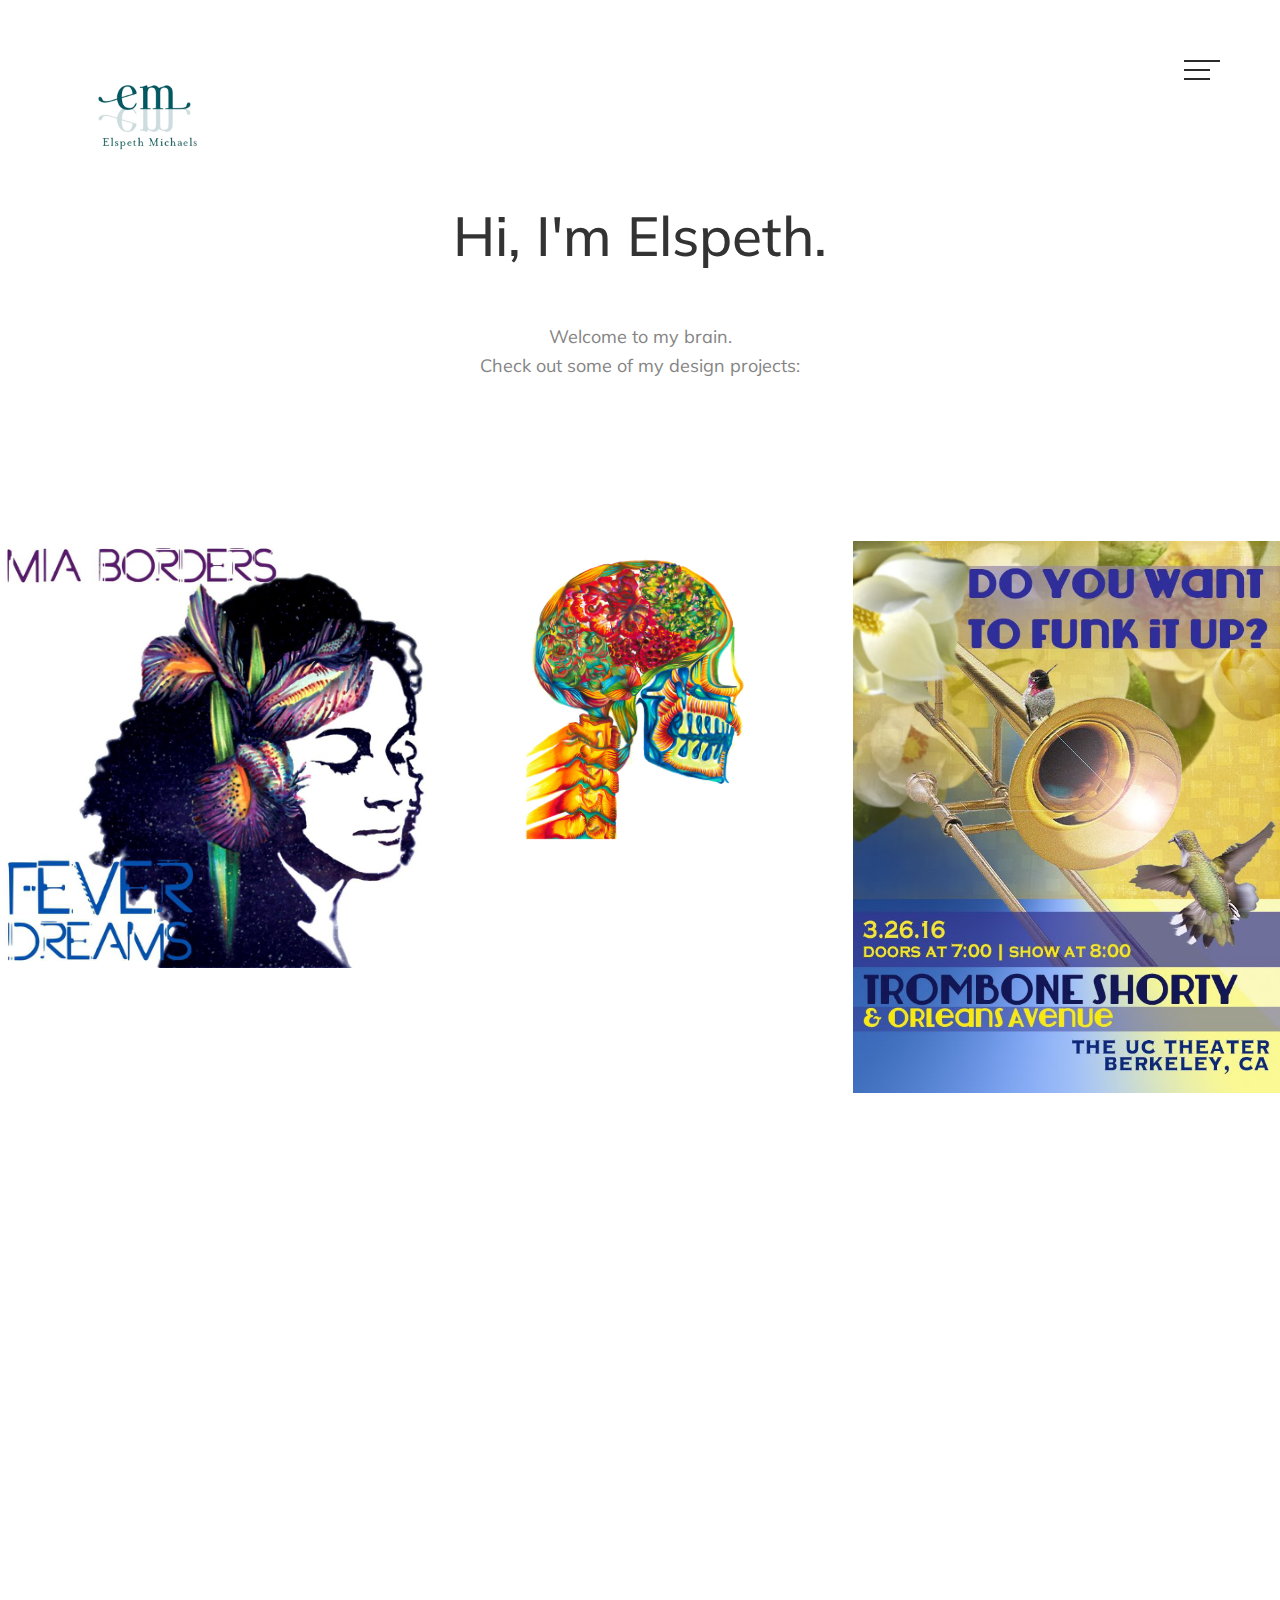
<file: index.html>
<!DOCTYPE html>
<html lang="en">
<head>
  <meta charset="utf-8">
  <meta http-equiv="X-UA-Compatible" content="IE=edge">
  <meta name="viewport" content="width=device-width, initial-scale=1">
  <!-- The above 3 meta tags *must* come first in the head; any other head content must come *after* these tags -->

  <title>Elspeth Michaels Home</title>

  <!-- Favicon -->
  <link href="assets/favicon.ico" rel="shortcut icon" />
  <link href="assets/apple-touch-icon.png" rel="apple-touch-icon" />

  <!-- Fonts -->
  <link href="https://fonts.googleapis.com/css?family=Muli:300,300i,400,400i" rel="stylesheet">
  <link href="assets/vendor/fontawesome/css/font-awesome.min.css" rel="stylesheet" />

  <!-- CSS -->
  <link href="assets/vendor/bootstrap/css/bootstrap.min.css" rel="stylesheet" />

  <!-- Main CSS-->
  <link href="assets/css/style.css" rel="stylesheet" />

  <!-- HTML5 shim and Respond.js for IE8 support of HTML5 elements and media queries -->
  <!-- WARNING: Respond.js doesn't work if you view the page via file:// -->
  <!--[if lt IE 9]>
    <script src="https://oss.maxcdn.com/html5shiv/3.7.2/html5shiv.min.js"></script>
    <script src="https://oss.maxcdn.com/respond/1.4.2/respond.min.js"></script>
  <![endif]-->
</head>

<body class="home-page">

<nav>
  <div class="container">
    <div class="row">
      <div class="col-xs-6">
        <!-- <a href="index.html" class="current logo">Createev</a> -->
        <a href="index.html" class="current-parent logo em_logo">
          <img src="assets/images/portfolioImages/Logo/EM_logo_small.png" class="" alt="Elspeth Michaels Logo" /> 
        </a>
      </div> <!-- /.col-xs-6 -->
      <div class="col-xs-6">
        <div id="hamburger-icon">
          <div class="line line-1"></div>
          <div class="line line-2"></div>
          <div class="line line-3"></div>
        </div>
      </div> <!-- /.col-xs-6 -->
    </div> <!-- /.row -->
  </div> <!-- /.container -->
</nav>

<div class="navbar">
  <div class="container">
    <div class="navbar-header">
      <button type="button" class="navbar-toggle collapsed" data-toggle="collapse" data-target="#bs-example-navbar-collapse-1" aria-expanded="false">
        <span class="sr-only">Toggle navigation</span>
        <span class="icon-bar"></span>
        <span class="icon-bar"></span>
        <span class="icon-bar"></span>
      </button>
    </div> <!--navbar-header -->

    <div class="collapse navbar-collapse" id="bs-example-navbar-collapse-1">
      <ul class="nav navbar-nav navbar-right">

        <li class="dropdown">
          <a href="index.html" aria-haspopup="true" aria-expanded="false">Home</a>
        </li>

        <li class="dropdown">
          
        <a href="about.html" aria-haspopup="true" aria-expanded="false">About</a>
          <!-- <a href="about.html" class="dropdown-toggle" data-toggle="dropdown" role="button" aria-haspopup="true" aria-expanded="false">About <span class="caret"></span></a>
          <ul class="dropdown-menu">
            <li><a href="about.html">About 1</a></li>
            <li><a href="about-2.html">About 2</a></li>
            <li><a href="about-3.html">About 3</a></li>
          </ul> -->
        </li>

        <li class="dropdown">
          <a href="blog.html" aria-haspopup="true" aria-expanded="false">Blog</span></a>
        </li>

        <li class="dropdown">
          <a href="contact.html" aria-haspopup="true" aria-expanded="false">Contact </span></a>
          <ul class="dropdown-menu">
            <li><a href="contact.html">Contact 1</a></li>
            <li><a href="contact-2.html">Contact 2</a></li>
          </ul>
        </li>
      </ul>
    </div> <!-- /.collapse -->
  </div> <!-- /.container -->
</div> <!-- /.navbar -->

<div class="introduction page-1">


<section class="intro intro-2">
  <div class="container">
      <header class="scroll-reveal">
        <h1>Hi, <span>I'm Elspeth.</span></h1>
      </header>
      <p class="scroll-reveal">Welcome to my brain. <br>Check out some of my design projects:</br> </p>
      <ul class="social list-inline list-unstyled scroll-reveal">
        <!-- <li><a href="#"><i class="fa fa-facebook"></i></a></li>
        <li><a href="#"><i class="fa fa-twitter"></i></a></li>
        <li><a href="#"><i class="fa fa-instagram"></i></a></li>
        <li><a href="#"><i class="fa fa-dribbble"></i></a></li> -->
      </ul>
  </div> <!-- /.container -->
</section> <!-- /.intro -->


<div class="portfolio portfolio-1">
  <div class="container-fluid">
    <div class="row no-gutter">

      <div class="col-md-4 col-sm-6 match-height scroll-reveal">
        <a href="single-portfolio.html">
          <img src="assets/images/portfolioImages/graphicDesign/mia_album.jpg" class="img-responsive" alt="Album Art" />
          <div class="overlay">
            <div class="overlay-content">
              <h3>Album Art</h3>
              <p>View Details</p>
            </div> <!-- /.overlay-content -->
          </div> <!-- /.overlay -->
        </a>
      </div> <!-- /.col-md-4 -->

      <div class="col-md-4 col-sm-6 match-height scroll-reveal">
        <a href="brainpage.html">
          <img src="assets/images/portfolioImages/Drawings/skull_website.jpg" class="img-responsive" #="Brain Drawing" />
          <div class="overlay">
            <div class="overlay-content">
              <h3>Brain Drawing</h3>
              <p>View Details</p>
            </div> <!-- /.overlay-content -->
          </div> <!-- /.overlay -->
        </a>
      </div> <!-- /.col-md-4 -->

      <div class="col-md-4 col-sm-6 match-height scroll-reveal">
        <a href="tromboneShortypage.html">
          <img src="assets/images/portfolioImages/graphicDesign/tromboneShorty.jpg" class="img-responsive" alt="Trombone Shorty concert poster" />
          <div class="overlay">
            <div class="overlay-content">
              <h3>Concert Poster</h3>
              <p>View Details</p>
            </div> <!-- /.overlay-content -->
          </div> <!-- /.overlay -->
        </a>
      </div> <!-- /.col-md-4 -->

      <div class="col-md-4 col-sm-6 match-height scroll-reveal">
        <a href="mrseavespage.html">
          <img src="assets/images/portfolioImages/graphicDesign/mrseaves.jpg" class="img-responsive" alt="Mrs Eaves Type Poster" />
          <div class="overlay">
            <div class="overlay-content">
              <h3>Type Poster: Mrs Eaves</h3>
              <p>View Details</p>
            </div> <!-- /.overlay-content -->
          </div> <!-- /.overlay -->
        </a>
      </div> <!-- /.col-md-4 -->

      <div class="col-md-4 col-sm-6 match-height scroll-reveal">
        <a href="baskervillepage.html">
          <img src="assets/images/portfolioImages/graphicDesign/baskerville.jpg" class="img-responsive" alt="Baskerville Type Poster" />
          <div class="overlay">
            <div class="overlay-content">
              <h3>Type Poster: Baskerville</h3>
              <p>View Details</p>
            </div> <!-- /.overlay-content -->
          </div> <!-- /.overlay -->
        </a>
      </div> <!-- /.col-md-4 -->

      <div class="col-md-4 col-sm-6 match-height scroll-reveal">
        <a href="optimapage.html">
          <img src="assets/images/portfolioImages/graphicDesign/optima.jpg" class="img-responsive" alt="Optima Type Poster" />
          <div class="overlay">
            <div class="overlay-content">
              <h3>Type Poster: Optima</h3>
              <p>View Details</p>
            </div> <!-- /.overlay-content -->
          </div> <!-- /.overlay -->
        </a>
      </div> <!-- /.col-md-4 -->

      <div class="col-md-4 col-sm-6 match-height scroll-reveal">
        <a href="tidal_microsite1page.html">
          <img src="assets/images/portfolioImages/graphicDesign/tidal_microsite1.png" class="img-responsive" alt="Imagined Tidal Music Festival microsite" />
          <div class="overlay">
            <div class="overlay-content">
              <h3>Microsite for Music Festival</h3>
              <p>View Details</p>
            </div> <!-- /.overlay-content -->
          </div> <!-- /.overlay -->
        </a>
      </div> <!-- /.col-md-4 -->

      <div class="col-md-4 col-sm-6 match-height scroll-reveal">
        <a href="balloonpage.html">
          <img src="assets/images/portfolioImages/Photos/balloons3.jpg" class="img-responsive" alt="Black and white photograph of hot-air balloon festival" />
          <div class="overlay">
            <div class="overlay-content">
              <h3>B+W Photography</h3>
              <p>View Details</p>
            </div> <!-- /.overlay-content -->
          </div> <!-- /.overlay -->
        </a>
      </div> <!-- /.col-md-4 -->

      <div class="col-md-4 col-sm-6 match-height scroll-reveal">
        <a href="heartpage.html">
          <img src="assets/images/portfolioImages/Drawings/heart.png" class="img-responsive" alt="Heart Drawing" />
          <div class="overlay">
            <div class="overlay-content">
              <h3>Heart Drawing</h3>
              <p>View Details</p>
            </div> <!-- /.overlay-content -->
          </div> <!-- /.overlay -->
        </a>
      </div> <!-- /.col-md-4 -->

    </div> <!-- /.row -->
  </div> <!-- /.container-fluid -->
</div> <!-- /.portfolio-1 -->


<footer>
  <nav class="scroll-reveal">
    <ul class="list-inline list-unstyled">
      <li><a href="index.html">Home</a></li>
      <li><a href="about.html">About</a></li>
      <li><a href="blog.html">Blog</a></li>
      <li><a href="contact.html">Contact</a></li>
    </ul>
  </nav>

  <!--<ul class="social list-inline list-unstyled scroll-reveal">
    <li><a href="#"><i class="fa fa-facebook"></i></a></li>
    <li><a href="#"><i class="fa fa-twitter"></i></a></li>
    <li><a href="#"><i class="fa fa-instagram"></i></a></li>
    <li><a href="#"><i class="fa fa-dribbble"></i></a></li>
  </ul>

  <p class="copyright scroll-reveal">Copyright &copy; 2016 Createev All Rights Reserved.</p>
</footer>

</div> <!-- /.introduction .page-1 -->

<script src="assets/js/jquery-2.2.4.min.js"></script>
<script src="assets/vendor/bootstrap/js/bootstrap.min.js"></script>
<script src="assets/vendor/scroll-reveal/scrollreveal.min.js"></script>
<script src="assets/vendor/match-height/jquery.matchHeight-min.js"></script>
<script src="assets/contact-form/js/validator.min.js"></script>
<script src="assets/contact-form/js/form-scripts.js"></script>
<script src="assets/js/createev.js"></script>
</body>
</html>
</file>
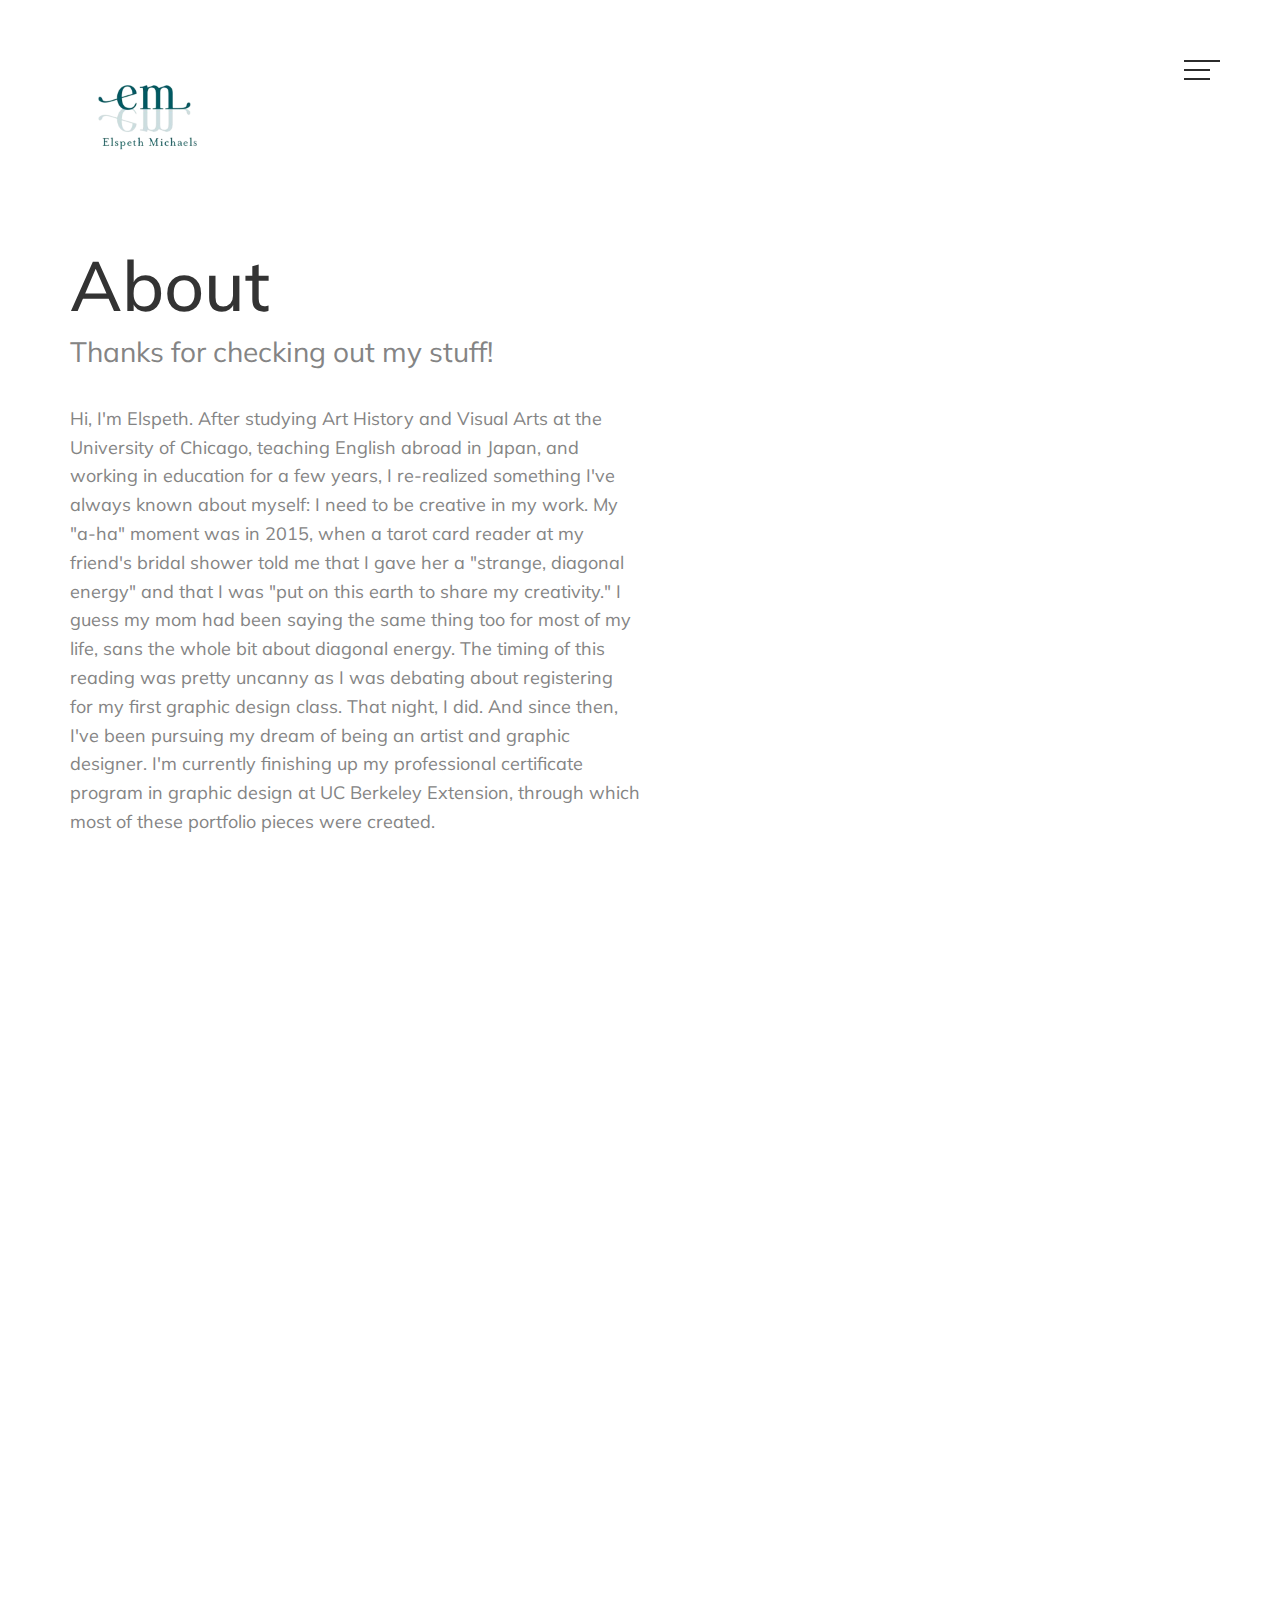
<file: about.html>
<!DOCTYPE html>
<html lang="en">
<head>
  <meta charset="utf-8">
  <meta http-equiv="X-UA-Compatible" content="IE=edge">
  <meta name="viewport" content="width=device-width, initial-scale=1">
  <!-- The above 3 meta tags *must* come first in the head; any other head content must come *after* these tags -->

  <title>Elspeth Michaels About</title>

  <!-- Favicon -->
  <link href="assets/favicon.ico" rel="shortcut icon" />
  <link href="assets/apple-touch-icon.png" rel="apple-touch-icon" />

  <!-- Fonts -->
  <link href="https://fonts.googleapis.com/css?family=Muli:300,300i,400,400i" rel="stylesheet">
  <link href="assets/vendor/fontawesome/css/font-awesome.min.css" rel="stylesheet" />

  <!-- CSS -->
  <link href="assets/vendor/bootstrap/css/bootstrap.min.css" rel="stylesheet" />

  <!-- Main CSS-->
  <link href="assets/css/style.css" rel="stylesheet" />

  <!-- HTML5 shim and Respond.js for IE8 support of HTML5 elements and media queries -->
  <!-- WARNING: Respond.js doesn't work if you view the page via file:// -->
  <!--[if lt IE 9]>
    <script src="https://oss.maxcdn.com/html5shiv/3.7.2/html5shiv.min.js"></script>
    <script src="https://oss.maxcdn.com/respond/1.4.2/respond.min.js"></script>
  <![endif]-->
</head>

<body class="page-about">

<nav>
  <div class="container">
    <div class="row">
      <div class="col-xs-6">
        <!-- <a href="index.html" class="current logo">Createev</a> -->
        <a href="index.html" class="current-parent logo em_logo">
          <img src="assets/images/portfolioImages/Logo/EM_logo_small.png" class="" alt="Elspeth Michaels Logo" /> 
        </a>
      </div> <!-- /.col-xs-6 -->
      <div class="col-xs-6">
        <div id="hamburger-icon">
          <div class="line line-1"></div>
          <div class="line line-2"></div>
          <div class="line line-3"></div>
        </div>
      </div> <!-- /.col-xs-6 -->
    </div> <!-- /.row -->
  </div> <!-- /.container -->
</nav>

<div class="navbar">
  <div class="container">
    <div class="navbar-header">
      <button type="button" class="navbar-toggle collapsed" data-toggle="collapse" data-target="#bs-example-navbar-collapse-1" aria-expanded="false">
        <span class="sr-only">Toggle navigation</span>
        <span class="icon-bar"></span>
        <span class="icon-bar"></span>
        <span class="icon-bar"></span>
      </button>
    </div> <!--navbar-header -->

    <div class="collapse navbar-collapse" id="bs-example-navbar-collapse-1">
      <ul class="nav navbar-nav navbar-right">

        <li class="dropdown">
          <a href="index.html" aria-haspopup="true" aria-expanded="false">Home</a>
        </li>

        <li class="dropdown">
          
        <a href="about.html" aria-haspopup="true" aria-expanded="false">About</a>
          <!-- <a href="about.html" class="dropdown-toggle" data-toggle="dropdown" role="button" aria-haspopup="true" aria-expanded="false">About <span class="caret"></span></a>
          <ul class="dropdown-menu">
            <li><a href="about.html">About 1</a></li>
            <li><a href="about-2.html">About 2</a></li>
            <li><a href="about-3.html">About 3</a></li>
          </ul> -->
        </li>

        <li class="dropdown">
          <a href="blog.html" aria-haspopup="true" aria-expanded="false">Blog</span></a>
        </li>

        <li class="dropdown">
          <a href="contact.html" aria-haspopup="true" aria-expanded="false">Contact </span></a>
          <ul class="dropdown-menu">
            <li><a href="contact.html">Contact 1</a></li>
            <li><a href="contact-2.html">Contact 2</a></li>
          </ul>
        </li>
      </ul>
    </div> <!-- /.collapse -->
  </div> <!-- /.container -->
</div> <!-- /.navbar -->

<div class="introduction page-1">


  <section class="page about about-1">
  <!-- <section class="intro intro-2"> -->
    <div class="container">

      <header>
        <h1 class="scroll-reveal">About</h1>
        <p class="sub-heading scroll-reveal">Thanks for checking out my stuff!</p>
        <p class="scroll-reveal">Hi, I'm Elspeth. After studying Art History and Visual Arts at the University of Chicago, teaching English abroad in Japan, and working in education for a few years, I re-realized something I've always known about myself: I need to be creative in my work.  My "a-ha" moment was in 2015, when a tarot card reader at my friend's bridal shower told me that I gave her a "strange, diagonal energy" and that I was "put on this earth to share my creativity." I guess my mom had been saying the same thing too for most of my life, sans the whole bit about diagonal energy. The timing of this reading was pretty uncanny as I was debating about registering for my first graphic design class. That night, I did. And since then, I've been pursuing my dream of being an artist and graphic designer. I'm currently finishing up my professional certificate program in  graphic design at UC Berkeley Extension, through which most of these portfolio pieces were created.</p>
      </header>

      <img src="assets/images/portfolioImages/Photos/selfportrait.jpg" class="scroll-reveal img-responsive" alt="Self Portrait" />

      <div class="about-text scroll-reveal">
        <p><strong>Completed coursework:</strong> Graphic Design Studio I, InDesign, Illustrator, Photoshop, Typography Fundamentals and Web Design with Dreamweaver. </p>

        <p class="scroll-reveal"><strong>Inspired by:</strong> teal, color block, Japanese woodblock prints, Vienna Sessionism, street art, Yasumasa Morimura, x-rays, Adrian Frutiger's type designs, Copic markers, gradients, Amedeo Modigliani, Huichol yarn paintings, letter press, Swoon, the Mission in San Francisco, Chicago's architecture and loads more.  </p>
      </div> <!-- /.about-text -->

      <div class="sub-section studio">
        <!-- <h2 class="scroll-reveal">Our Studio</h2> -->
        <!-- <p class="sub-heading scroll-reveal">Army had half a day</p> -->

        <div class="row">
          <div class="col-sm-6 scroll-reveal">
            <!-- <img src="assets/images/image-2.jpg" class="img-responsive" alt="" /> -->
          </div> <!-- /.col-md-6 -->
          <div class="col-sm-6 scroll-reveal">
            <!-- <img src="assets/images/image-3.jpg" class="img-responsive" alt="" /> -->
          </div> <!-- /.col-md-6 -->
        </div> <!-- /.row -->
      </div> <!-- /.sub-sectiom -->

      <div class="sub-section">
        <h2 class="scroll-reveal">What I Do</h2>
        <p class="sub-heading scroll-reveal">Skills + Thrills</p>

        <div class="row">

          <div class="col-md-3 col-sm-6 match-height scroll-reveal">
            <div class="service-box">
              <i class="fa fa-lightbulb-o"></i>
              <h3>Collaborative Ideation</h3>
            </div> <!-- /.service-box -->
          </div> <!-- /.col-md-3 -->

          <div class="col-md-3 col-sm-6 match-height scroll-reveal">
            <div class="service-box">
              <i class="fa fa-pencil"></i>
              <h3>Design</h3>
            </div> <!-- /.service-box -->
          </div> <!-- /.col-md-3 -->

          <div class="col-md-3 col-sm-6 match-height scroll-reveal">
            <div class="service-box">
              <i class="fa fa-camera"></i>
              <h3>Photography</h3>
            </div> <!-- /.service-box -->
          </div> <!-- /.col-md-3 -->

          <div class="col-md-3 col-sm-6 match-height scroll-reveal">
            <div class="service-box">
              <i class="fa fa-paint-brush"></i>
              <h3>Illustration</h3>
            </div> <!-- /.service-box -->
          </div> <!-- /.col-md-3 -->


        </div> <!-- /.row -->
      </div> <!-- /.sub-section -->


    </div> <!-- /.container -->

    <div class="sub-section testimonials">
  <div class="container">

    <h2 class="scroll-reveal">Testimonials</h2>
    <p class="sub-heading scroll-reveal">You talkin' about me?</p>

    <div id="testimonials-carousel" class="carousel slide scroll-reveal" data-ride="carousel">
      <!-- Indicators -->
      <ol class="carousel-indicators">
        <li data-target="#testimonials-carousel" data-slide-to="0" class="active"></li>
        <li data-target="#testimonials-carousel" data-slide-to="1"></li>
        <li data-target="#testimonials-carousel" data-slide-to="2"></li>
      </ol>

      <!-- Wrapper for slides -->
      <div class="carousel-inner" role="listbox">

        <div class="item active">
          <p>“You MADE that?!”</p>
          <!-- <img src="assets/images/author-1.jpg" class="img-circle img-responsive" alt="" /> -->
          <p class="author">My Mom, fantastic lady + very vocal supporter</p>
        </div> <!-- /.item -->

        <div class="item">
          <p>“Her stuff RULES, heh get it? ”</p>
          <!-- <img src="assets/images/author-1.jpg" class="img-circle img-responsive" alt="" /> -->
          <p class="author">Ja Rule, rapper + occasional political commentator</p>
        </div> <!-- /.item -->

        <div class="item">
          <p>"That's dope design work."</p>
          <!-- <img src="assets/images/author-1.jpg" class="img-circle img-responsive" alt="" /> -->
          <p class="author">Oprah, CEO of Harpo Studios + goddess</p>
        </div> <!-- /.item -->

      </div> <!-- /.carousel-inner -->
    </div> <!-- /carousel-inner -->
  </div> <!-- /.container -->
</div> <!-- /.testimonials -->


  </section> <!-- /.about -->

  <footer>
  <nav class="scroll-reveal">
    <ul class="list-inline list-unstyled">
      <li><a href="index.html">Home</a></li>
      <li><a href="about.html">About</a></li>
      <li><a href="blog.html">Blog</a></li>
      <li><a href="contact.html">Contact</a></li>
    </ul>
  </nav>

  <ul class="social list-inline list-unstyled scroll-reveal">
    <!-- <li><a href="#"><i class="fa fa-facebook"></i></a></li>
    <li><a href="#"><i class="fa fa-twitter"></i></a></li>
    <li><a href="#"><i class="fa fa-instagram"></i></a></li>
    <li><a href="#"><i class="fa fa-dribbble"></i></a></li> -->
  </ul>

  <p class="copyright scroll-reveal">Copyright &copy; 2016 Createev All Rights Reserved.</p>
</footer>

</div> <!-- /.introduction .page-1 -->

<script src="assets/js/jquery-2.2.4.min.js"></script>
<script src="assets/vendor/bootstrap/js/bootstrap.min.js"></script>
<script src="assets/vendor/scroll-reveal/scrollreveal.min.js"></script>
<script src="assets/vendor/match-height/jquery.matchHeight-min.js"></script>
<script src="assets/contact-form/js/validator.min.js"></script>
<script src="assets/contact-form/js/form-scripts.js"></script>
<script src="assets/js/createev.js"></script>
</body>
</html>
</file>
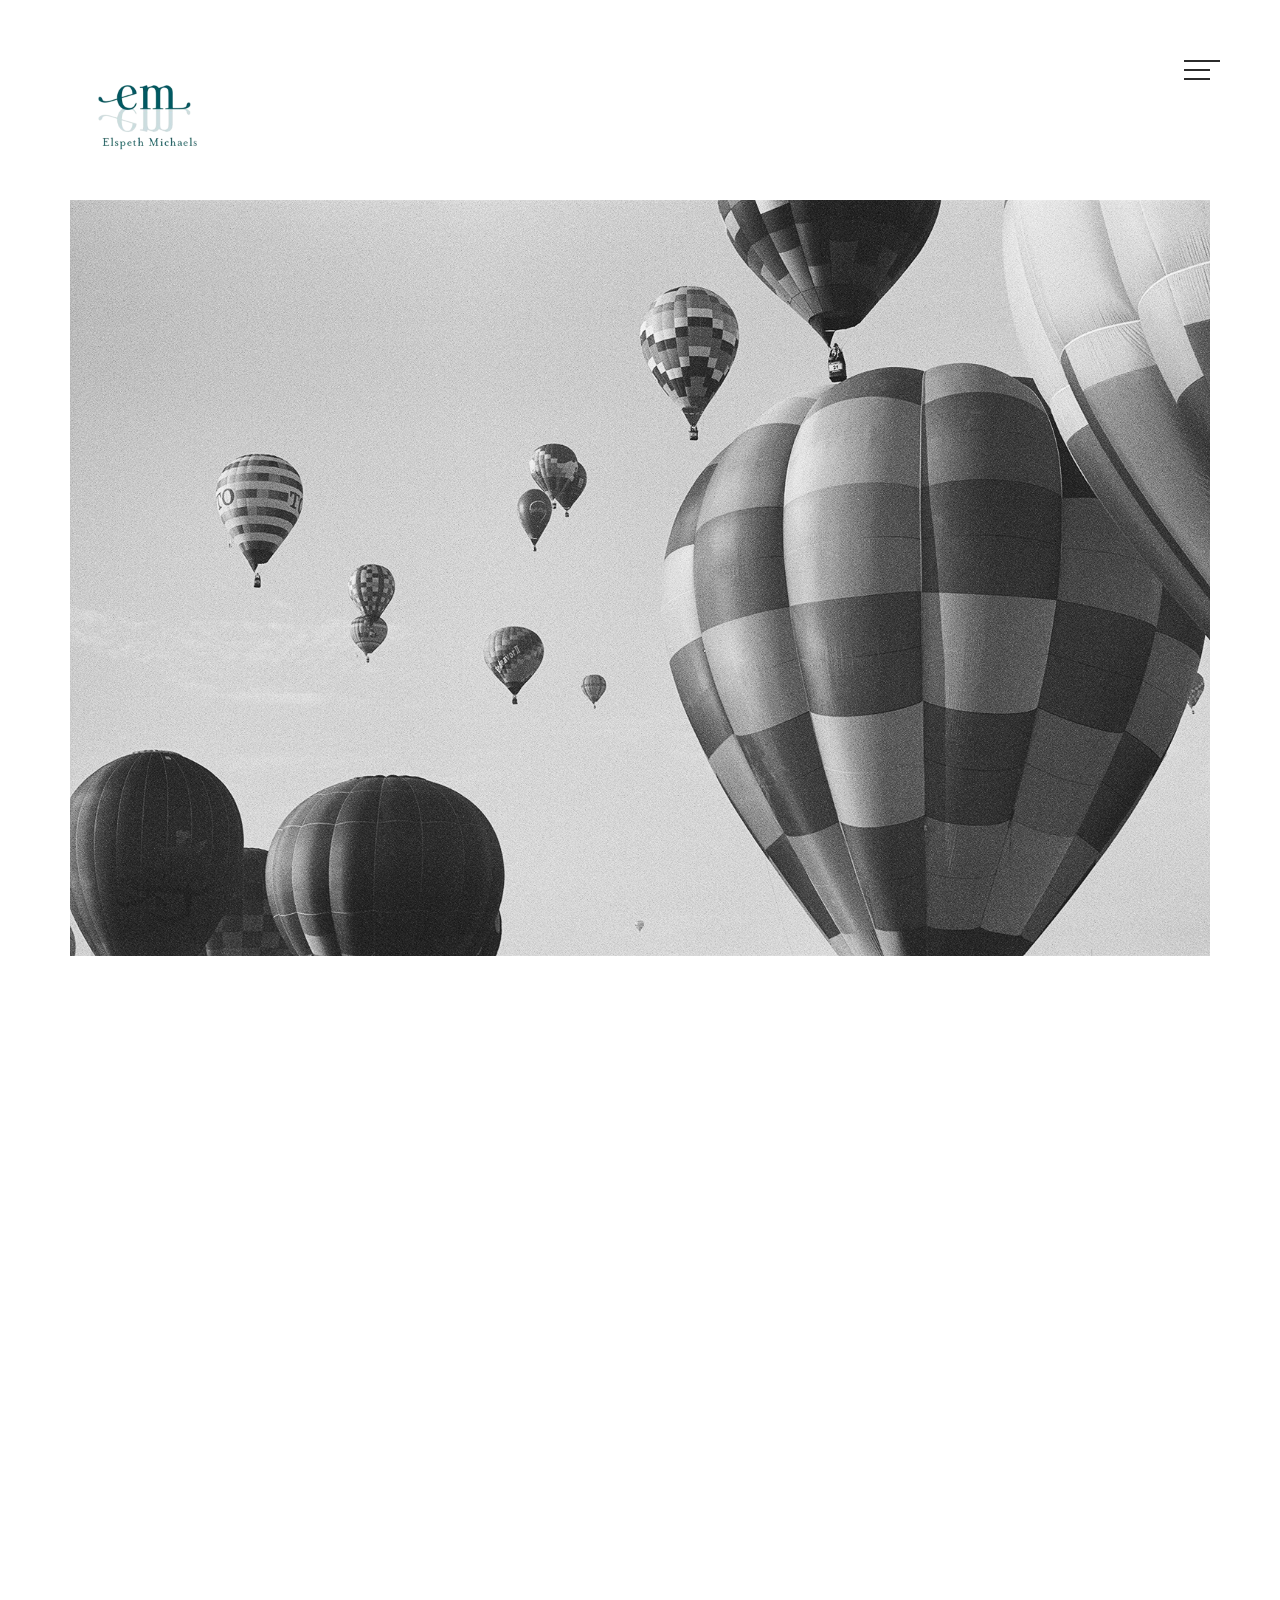
<file: balloonpage.html>
<!DOCTYPE html>
<html lang="en">
<head>
  <meta charset="utf-8">
  <meta http-equiv="X-UA-Compatible" content="IE=edge">
  <meta name="viewport" content="width=device-width, initial-scale=1">
  <!-- The above 3 meta tags *must* come first in the head; any other head content must come *after* these tags -->

  <title>Elspeth Michaels Photography</title>

  <!-- Favicon -->
  <link href="assets/favicon.ico" rel="shortcut icon" />
  <link href="assets/apple-touch-icon.png" rel="apple-touch-icon" />

  <!-- Fonts -->
  <link href="https://fonts.googleapis.com/css?family=Muli:300,300i,400,400i" rel="stylesheet">
  <link href="assets/vendor/fontawesome/css/font-awesome.min.css" rel="stylesheet" />

  <!-- CSS -->
  <link href="assets/vendor/bootstrap/css/bootstrap.min.css" rel="stylesheet" />

  <!-- Main CSS-->
  <link href="assets/css/style.css" rel="stylesheet" />

  <!-- HTML5 shim and Respond.js for IE8 support of HTML5 elements and media queries -->
  <!-- WARNING: Respond.js doesn't work if you view the page via file:// -->
  <!--[if lt IE 9]>
    <script src="https://oss.maxcdn.com/html5shiv/3.7.2/html5shiv.min.js"></script>
    <script src="https://oss.maxcdn.com/respond/1.4.2/respond.min.js"></script>
  <![endif]-->
</head>

<body class="trombone">

<nav>
  <div class="container">
    <div class="row">
      <div class="col-xs-6">
        <a href="index.html" class="current-parent logo em_logo">
          <img src="assets/images/portfolioImages/Logo/EM_logo_small.png" class="" alt="Elspeth Michaels Logo"/>
        </a>
      </div> <!-- /.col-xs-6 -->
      <div class="col-xs-6">
        <div id="hamburger-icon">
          <div class="line line-1"></div>
          <div class="line line-2"></div>
          <div class="line line-3"></div>
        </div>
      </div> <!-- /.col-xs-6 -->
    </div> <!-- /.row -->
  </div> <!-- /.container -->
</nav>

<div class="navbar">
  <div class="container">
    <div class="navbar-header">
      <button type="button" class="navbar-toggle collapsed" data-toggle="collapse" data-target="#bs-example-navbar-collapse-1" aria-expanded="false">
        <span class="sr-only">Toggle navigation</span>
        <span class="icon-bar"></span>
        <span class="icon-bar"></span>
        <span class="icon-bar"></span>
      </button>
    </div> <!--navbar-header -->

    <div class="collapse navbar-collapse" id="bs-example-navbar-collapse-1">
      <ul class="nav navbar-nav navbar-right">

        <li class="dropdown">
          <a href="index.html" aria-haspopup="true" aria-expanded="false">Home</a>
        </li>

        <li class="dropdown">
          <a href="about.html" aria-haspopup="true" aria-expanded="false">About</a>
        </li>

        <li class="dropdown">
          <a href="blog.html" aria-haspopup="true" aria-expanded="false">Blog</a>
        </li>

        <li class="dropdown">
          <a href="contact.html" aria-haspopup="true" aria-expanded="false">Contact </span></a>
          <ul class="dropdown-menu">
            <li><a href="contact.html">Contact 1</a></li>
            <li><a href="contact-2.html">Contact 2</a></li>
          </ul>
        </li>
      </ul>
    </div> <!-- /.collapse -->
  </div> <!-- /.container -->
</div> <!-- /.navbar -->

<div class="introduction page-1">


<div class="single-portfolio">
  <div class="container">

    <img src="assets/images/portfolioImages/Photos/balloons3.jpg" class="img-responsive scroll-reveal" alt="Black and White photograph of hot-air balloon festival" />

    <h1 class="scroll-reveal">Photographs from the International Balloon Festival in Saga, Japan</h1>
    <!-- <p class="info scroll-reveal">www.google.com / December 2016</p> -->

    <p class="scroll-reveal">Film you say? Yes! I shot these photos when I lived in Japan from 2009-2011. Every year my prefecture hosted an international hot-air balloon festival, which was one of the most exciting times of the year. It's quite a sight to see. The photographs are on 35mm black and white film, 400 ISO.</p>

    <div class="row images">
      <div class="col-md-6 scroll-reveal">
        <img src="assets/images/portfolioImages/Photos/balloon.jpg" class="img-responsive" alt="Black and white photograph of hot-air balloon" />
      </div> <!-- /.col-md-6 -->

      <div class="col-md-6 scroll-reveal">
        <img src="assets/images/portfolioImages/Photos/cartoonballoon.jpg" class="img-responsive" alt="Black and white photograph of hot-air balloons" />
      </div> <!-- /.col-md-6 -->
    </div> <!-- /.row -->

    <!-- <p class="scroll-reveal">I’ve opened a door here that I regret. He’ll want to use your yacht, and I don’t want this thing smelling like fish. I’m a monster. There’s so many poorly chosen words in that sentence. I care deeply for nature. No, I did not kill Kitty. However, I am going to oblige and answer the nice officer’s questions because I am an honest man with no secrets to hide. Marry me. Did you enjoy your meal, Mom? You drank it fast enough. I care deeply for nature. As you may or may not know, Lindsay and I have hit a bit of a rough patch. First place chick is hot, but has an attitude, doesn’t date magicians. Not tricks, Michael, illusions.</p> -->

  </div> <!-- /.container -->
</div> <!-- /.single-portfolio -->

<footer>
  <nav class="scroll-reveal">
    <ul class="list-inline list-unstyled">
      <li><a href="index.html">Home</a></li>
      <li><a href="about.html">About</a></li>
      <li><a href="blog.html">Blog</a></li>
      <li><a href="contact.html">Contact</a></li>
    </ul>
  </nav>

  <ul class="social list-inline list-unstyled scroll-reveal">
    <!-- <li><a href="#"><i class="fa fa-facebook"></i></a></li>
    <li><a href="#"><i class="fa fa-twitter"></i></a></li>
    <li><a href="#"><i class="fa fa-instagram"></i></a></li>
    <li><a href="#"><i class="fa fa-dribbble"></i></a></li> -->
  </ul>

  <p class="copyright scroll-reveal">Copyright &copy; 2016 Createev All Rights Reserved.</p>
</footer>

</div> <!-- /.introduction .page-1 -->

<script src="assets/js/jquery-2.2.4.min.js"></script>
<script src="assets/vendor/bootstrap/js/bootstrap.min.js"></script>
<script src="assets/vendor/scroll-reveal/scrollreveal.min.js"></script>
<script src="assets/vendor/match-height/jquery.matchHeight-min.js"></script>
<script src="assets/contact-form/js/validator.min.js"></script>
<script src="assets/contact-form/js/form-scripts.js"></script>
<script src="assets/js/createev.js"></script>
</body>
</html>
</file>
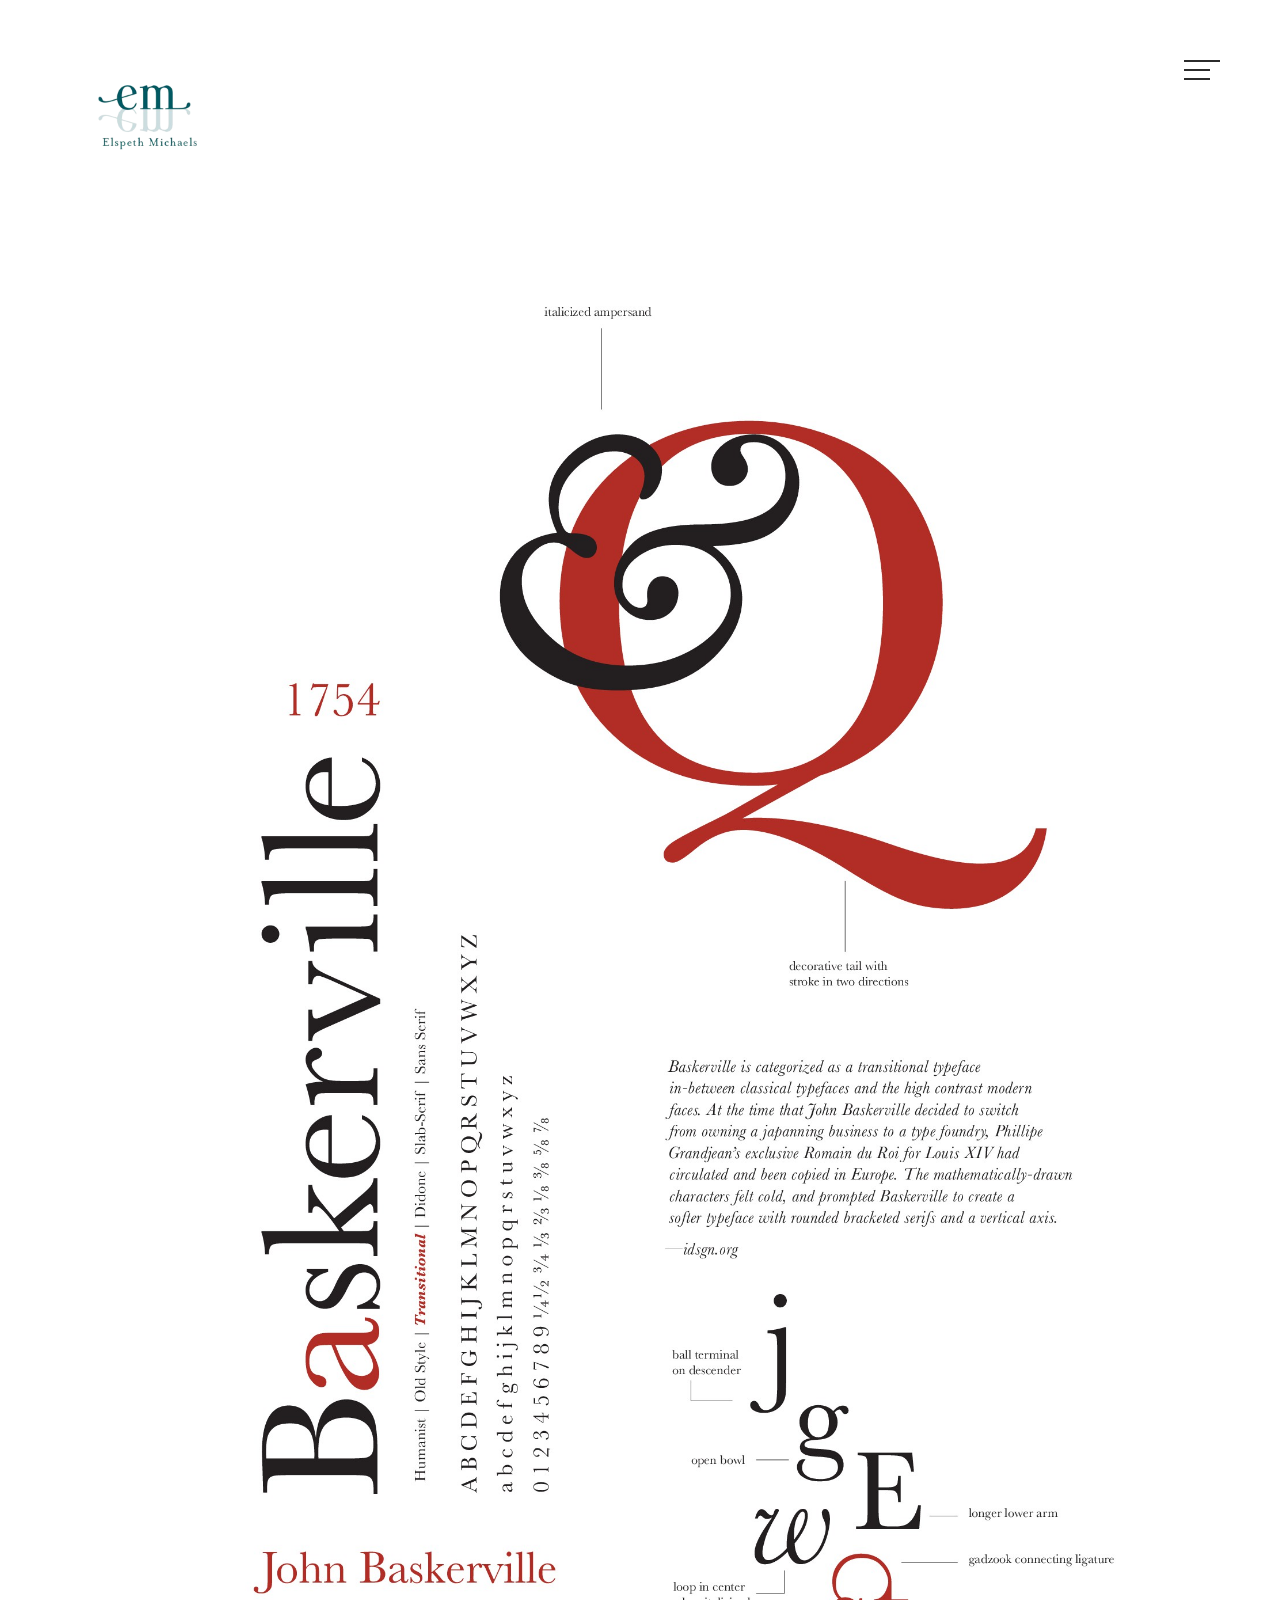
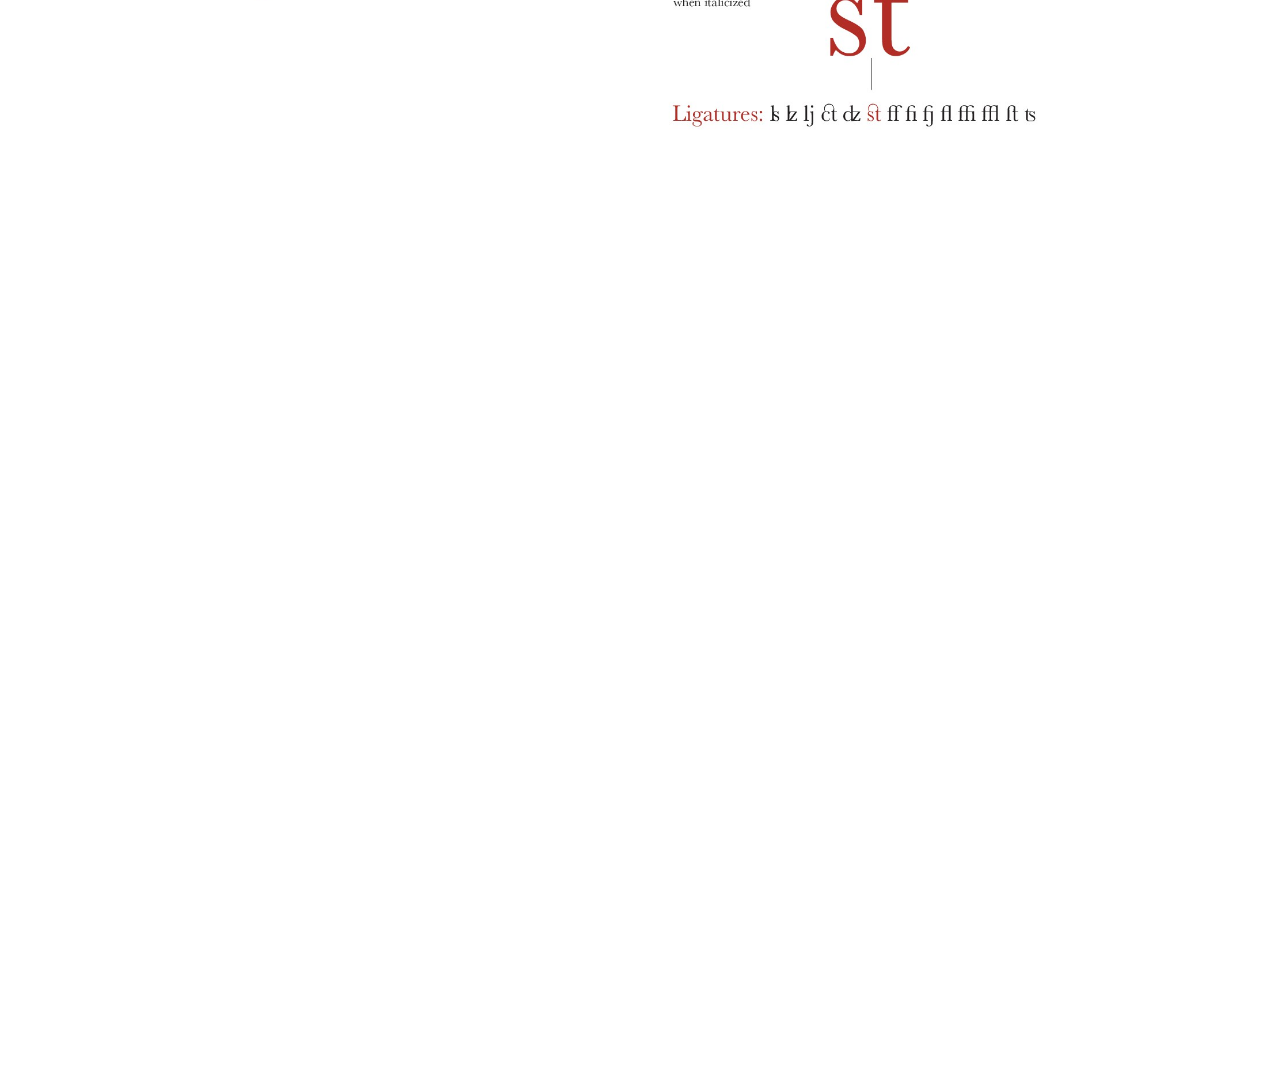
<file: baskervillepage.html>
<!DOCTYPE html>
<html lang="en">
<head>
  <meta charset="utf-8">
  <meta http-equiv="X-UA-Compatible" content="IE=edge">
  <meta name="viewport" content="width=device-width, initial-scale=1">
  <!-- The above 3 meta tags *must* come first in the head; any other head content must come *after* these tags -->

  <title>Elspeth Michaels Type Poster: Baskerville</title>

  <!-- Favicon -->
  <link href="assets/favicon.ico" rel="shortcut icon" />
  <link href="assets/apple-touch-icon.png" rel="apple-touch-icon" />

  <!-- Fonts -->
  <link href="https://fonts.googleapis.com/css?family=Muli:300,300i,400,400i" rel="stylesheet">
  <link href="assets/vendor/fontawesome/css/font-awesome.min.css" rel="stylesheet" />

  <!-- CSS -->
  <link href="assets/vendor/bootstrap/css/bootstrap.min.css" rel="stylesheet" />

  <!-- Main CSS-->
  <link href="assets/css/style.css" rel="stylesheet" />

  <!-- HTML5 shim and Respond.js for IE8 support of HTML5 elements and media queries -->
  <!-- WARNING: Respond.js doesn't work if you view the page via file:// -->
  <!--[if lt IE 9]>
    <script src="https://oss.maxcdn.com/html5shiv/3.7.2/html5shiv.min.js"></script>
    <script src="https://oss.maxcdn.com/respond/1.4.2/respond.min.js"></script>
  <![endif]-->
</head>

<body class="baskerville">

<nav>
  <div class="container">
    <div class="row">
      <div class="col-xs-6">
        <a href="index.html" class="current-parent logo em_logo">
          <img src="assets/images/portfolioImages/Logo/EM_logo_small.png" class="" alt="Elspeth Michaels Logo" />
        </a>
      </div> <!-- /.col-xs-6 -->
      <div class="col-xs-6">
        <div id="hamburger-icon">
          <div class="line line-1"></div>
          <div class="line line-2"></div>
          <div class="line line-3"></div>
        </div>
      </div> <!-- /.col-xs-6 -->
    </div> <!-- /.row -->
  </div> <!-- /.container -->
</nav>

<div class="navbar">
  <div class="container">
    <div class="navbar-header">
      <button type="button" class="navbar-toggle collapsed" data-toggle="collapse" data-target="#bs-example-navbar-collapse-1" aria-expanded="false">
        <span class="sr-only">Toggle navigation</span>
        <span class="icon-bar"></span>
        <span class="icon-bar"></span>
        <span class="icon-bar"></span>
      </button>
    </div> <!--navbar-header -->

    <div class="collapse navbar-collapse" id="bs-example-navbar-collapse-1">
      <ul class="nav navbar-nav navbar-right">

        <li class="dropdown">
          <a href="index.html" aria-haspopup="true" aria-expanded="false">Home</a>
        </li>

        <li class="dropdown">
          <a href="about.html" aria-haspopup="true" aria-expanded="false">About</a>
        </li>

        <li class="dropdown">
          <a href="blog.html" aria-haspopup="true" aria-expanded="false">Blog</a>
        </li>
        <li class="dropdown">
          <a href="contact.html" aria-haspopup="true" aria-expanded="false">Contact </span></a>
          <ul class="dropdown-menu">
            <li><a href="contact.html">Contact 1</a></li>
            <li><a href="contact-2.html">Contact 2</a></li>
          </ul>
        </li>
      </ul>
    </div> <!-- /.collapse -->
  </div> <!-- /.container -->
</div> <!-- /.navbar -->

<div class="introduction page-1">


<div class="single-portfolio">
  <div class="container">

    <img src="assets/images/portfolioImages/graphicDesign/baskerville.jpg" class="img-responsive scroll-reveal" alt="Type Poster for Baskerville" />

    <h1 class="scroll-reveal">Type Poster: Baskerville</h1>
    <!-- <p class="info scroll-reveal">www.google.com / December 2016</p> -->

    <p class="scroll-reveal">There is something so delicate and beautiful about Baskerville's letters, that often get passed by without due consideration. Also, is there a finer example of an ampersand, anywhere else? I wanted to feature Baskerville as part of this series for those reasons, and more. I loved researching the history behind John Baskerville, in addition to highlighting the wonderful characters in his work. </p>

    <div class="row images">
      <div class="col-md-6 scroll-reveal">
        <!-- <img src="assets/images/single-portfolio-2.jpg" class="img-responsive" alt="" /> -->
      </div> <!-- /.col-md-6 -->

      <div class="col-md-6 scroll-reveal">
        <!-- <img src="assets/images/single-portfolio-3.jpg" class="img-responsive" alt="" /> -->
      </div> <!-- /.col-md-6 -->
    </div> <!-- /.row -->

    <!-- <p class="scroll-reveal">I’ve opened a door here that I regret. He’ll want to use your yacht, and I don’t want this thing smelling like fish. I’m a monster. There’s so many poorly chosen words in that sentence. I care deeply for nature. No, I did not kill Kitty. However, I am going to oblige and answer the nice officer’s questions because I am an honest man with no secrets to hide. Marry me. Did you enjoy your meal, Mom? You drank it fast enough. I care deeply for nature. As you may or may not know, Lindsay and I have hit a bit of a rough patch. First place chick is hot, but has an attitude, doesn’t date magicians. Not tricks, Michael, illusions.</p> -->

  </div> <!-- /.container -->
</div> <!-- /.single-portfolio -->

<footer>
  <nav class="scroll-reveal">
    <ul class="list-inline list-unstyled">
      <li><a href="index.html">Home</a></li>
      <li><a href="about.html">About</a></li>
      <li><a href="blog.html">Blog</a></li>
      <li><a href="contact.html">Contact</a></li>
    </ul>
  </nav>

  <ul class="social list-inline list-unstyled scroll-reveal">
  <!--   <li><a href="#"><i class="fa fa-facebook"></i></a></li>
    <li><a href="#"><i class="fa fa-twitter"></i></a></li>
    <li><a href="#"><i class="fa fa-instagram"></i></a></li>
    <li><a href="#"><i class="fa fa-dribbble"></i></a></li> -->
  </ul>

  <p class="copyright scroll-reveal">Copyright &copy; 2016 Createev All Rights Reserved.</p>
</footer>

</div> <!-- /.introduction .page-1 -->

<script src="assets/js/jquery-2.2.4.min.js"></script>
<script src="assets/vendor/bootstrap/js/bootstrap.min.js"></script>
<script src="assets/vendor/scroll-reveal/scrollreveal.min.js"></script>
<script src="assets/vendor/match-height/jquery.matchHeight-min.js"></script>
<script src="assets/contact-form/js/validator.min.js"></script>
<script src="assets/contact-form/js/form-scripts.js"></script>
<script src="assets/js/createev.js"></script>
</body>
</html>
</file>
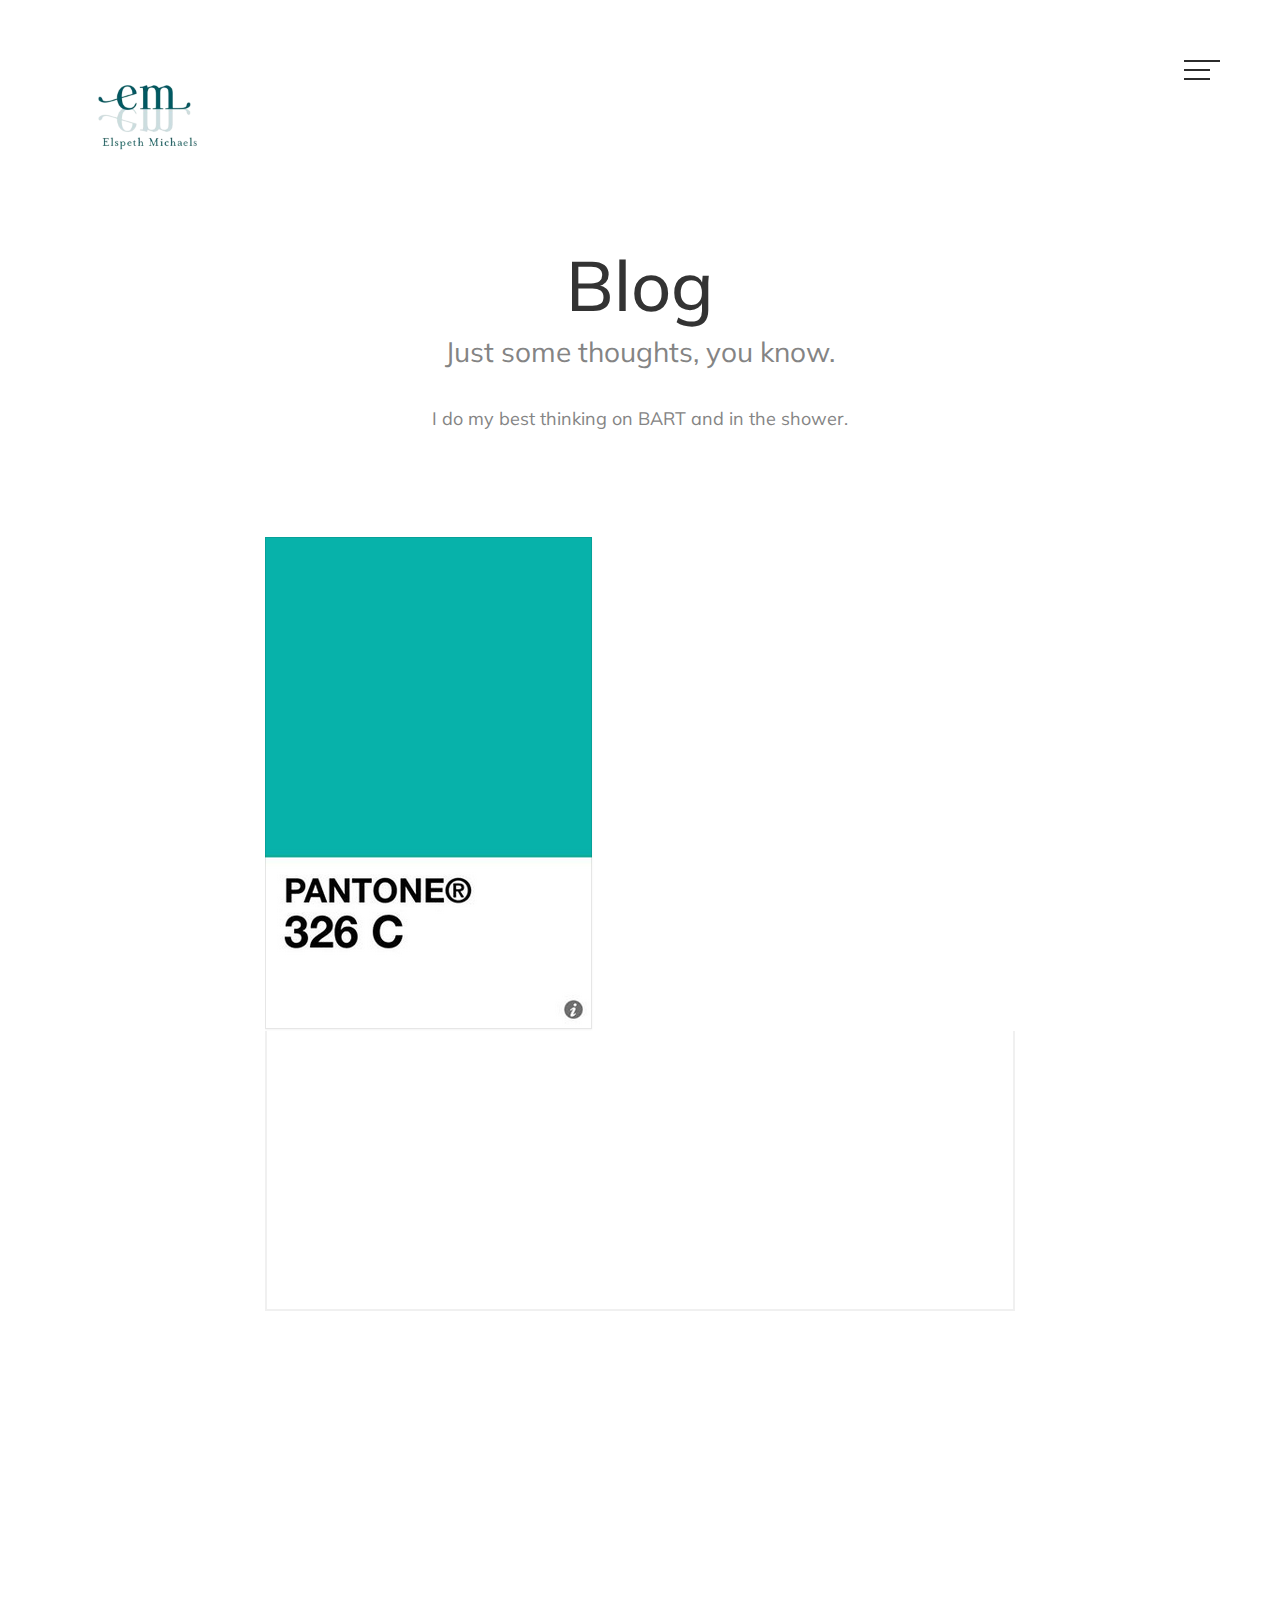
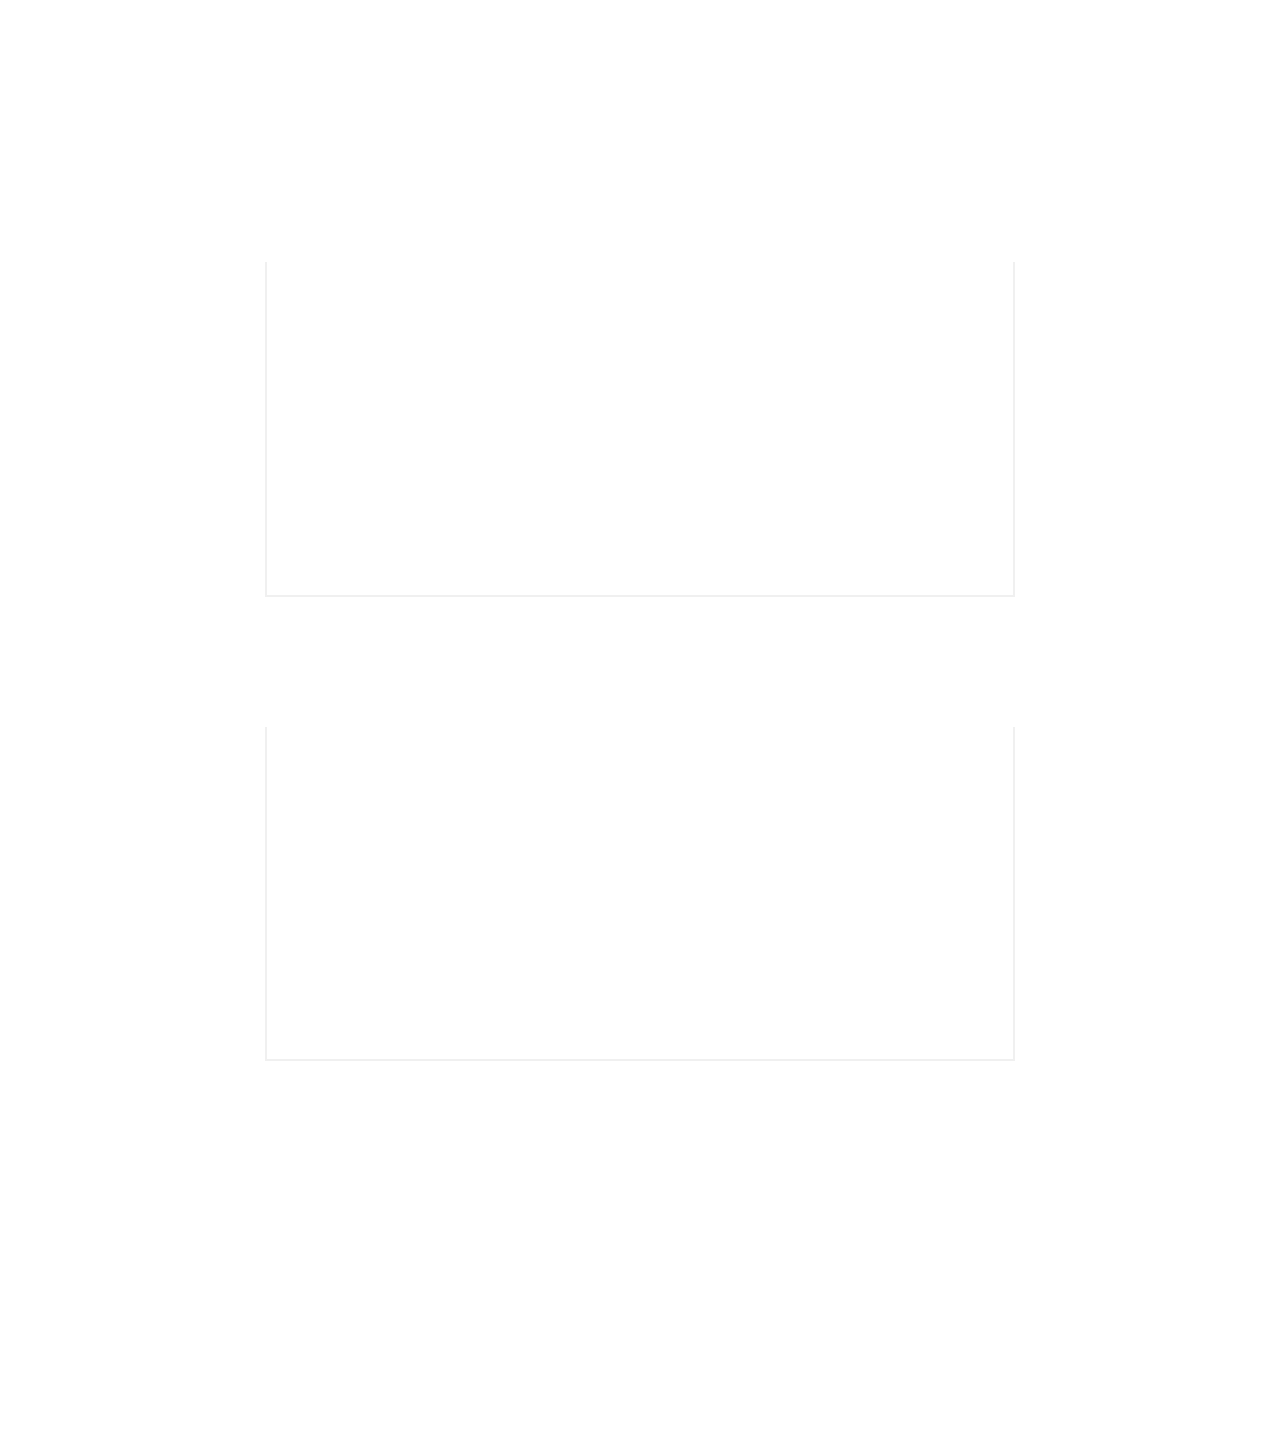
<file: blog.html>
<!DOCTYPE html>
<html lang="en">
<head>
  <meta charset="utf-8">
  <meta http-equiv="X-UA-Compatible" content="IE=edge">
  <meta name="viewport" content="width=device-width, initial-scale=1">
  <!-- The above 3 meta tags *must* come first in the head; any other head content must come *after* these tags -->

  <title>Elspeth Michaels Blog</title>

  <!-- Favicon -->
  <link href="assets/favicon.ico" rel="shortcut icon" />
  <link href="assets/apple-touch-icon.png" rel="apple-touch-icon" />

  <!-- Fonts -->
  <link href="https://fonts.googleapis.com/css?family=Muli:300,300i,400,400i" rel="stylesheet">
  <link href="assets/vendor/fontawesome/css/font-awesome.min.css" rel="stylesheet" />

  <!-- CSS -->
  <link href="assets/vendor/bootstrap/css/bootstrap.min.css" rel="stylesheet" />

  <!-- Main CSS-->
  <link href="assets/css/style.css" rel="stylesheet" />

  <!-- HTML5 shim and Respond.js for IE8 support of HTML5 elements and media queries -->
  <!-- WARNING: Respond.js doesn't work if you view the page via file:// -->
  <!--[if lt IE 9]>
    <script src="https://oss.maxcdn.com/html5shiv/3.7.2/html5shiv.min.js"></script>
    <script src="https://oss.maxcdn.com/respond/1.4.2/respond.min.js"></script>
  <![endif]-->
</head>

<body class="page-blog-1">

<nav>
  <div class="container">
    <div class="row">
      <div class="col-xs-6">
        <!-- <a href="index.html" class="current logo">Createev</a> -->
        <a href="index.html" class="current-parent logo em_logo">
          <img src="assets/images/portfolioImages/Logo/EM_logo_small.png" class="" alt="Elspeth Michaels Logo" /> 
        </a>
      </div> <!-- /.col-xs-6 -->
      <div class="col-xs-6">
        <div id="hamburger-icon">
          <div class="line line-1"></div>
          <div class="line line-2"></div>
          <div class="line line-3"></div>
        </div>
      </div> <!-- /.col-xs-6 -->
    </div> <!-- /.row -->
  </div> <!-- /.container -->
</nav>

<div class="navbar">
  <div class="container">
    <div class="navbar-header">
      <button type="button" class="navbar-toggle collapsed" data-toggle="collapse" data-target="#bs-example-navbar-collapse-1" aria-expanded="false">
        <span class="sr-only">Toggle navigation</span>
        <span class="icon-bar"></span>
        <span class="icon-bar"></span>
        <span class="icon-bar"></span>
      </button>
    </div> <!--navbar-header -->

    <div class="collapse navbar-collapse" id="bs-example-navbar-collapse-1">
      <ul class="nav navbar-nav navbar-right">

        <li class="dropdown">
          <a href="index.html" aria-haspopup="true" aria-expanded="false">Home</a>
        </li>

        <li class="dropdown">
          
        <a href="about.html" aria-haspopup="true" aria-expanded="false">About</a>
          <!-- <a href="about.html" class="dropdown-toggle" data-toggle="dropdown" role="button" aria-haspopup="true" aria-expanded="false">About <span class="caret"></span></a>
          <ul class="dropdown-menu">
            <li><a href="about.html">About 1</a></li>
            <li><a href="about-2.html">About 2</a></li>
            <li><a href="about-3.html">About 3</a></li>
          </ul> -->
        </li>

        <li class="dropdown">
          <a href="blog.html" aria-haspopup="true" aria-expanded="false">Blog</span></a>
        </li>

        <li class="dropdown">
          <a href="contact.html" aria-haspopup="true" aria-expanded="false">Contact </span></a>
          <ul class="dropdown-menu">
            <li><a href="contact.html">Contact 1</a></li>
            <li><a href="contact-2.html">Contact 2</a></li>
          </ul>
        </li>
      </ul>
    </div> <!-- /.collapse -->
  </div> <!-- /.container -->
</div> <!-- /.navbar -->

<div class="introduction page-1">


<section class="page blog blog-1">
  <div class="container">

    <header>
      <h1 class="scroll-reveal">Blog</h1>
      <p class="sub-heading scroll-reveal">Just some thoughts, you know.</p>
      <p>I do my best thinking on BART and in the shower.</p>
    </header>

    <div class="row">
      <div class="col-md-8 col-md-offset-2">

        <div class="post">
          <a href="single-post.html"><img src="assets/images/portfolioImages/graphicDesign/Favoritecolor.png" class="img-responsive scroll-reveal" alt="Pantone 326 C" /></a>
          <div class="post-content">
            <p class="post-info scroll-reveal">Elspeth on 6 December, 2016</p>
            <h2 class="scroll-reveal">Favorite Color: Pantone 326 C</h2>
            <p class="excerpt scroll-reveal">Every year Pantone chooses the color of the year. This would be mine!</p>
            <!-- <a href="single-post.html" class="read-more scroll-reveal">Read More</a> -->
          </div> <!-- /.post-content -->
        </div> <!-- /.post -->

        <div class="post">
          <a href="single-post.html"><img src="assets/images/portfolioImages/graphicDesign/websiteoldcopy.jpg" class="img-responsive scroll-reveal" alt="Old version of website" /></a>
          <div class="post-content">
            <p class="post-info scroll-reveal">Elspeth on 5 December, 2016</p>
            <h2 class="scroll-reveal">Past versions</h2>
            <p class="excerpt scroll-reveal">Wanted to show a mock up of what I originally thought my website would look like. I created this on Photoshop, and spent the most time making sure I had my background gradient the way I wanted. I also included Frutiger as the main font.</p>
            <!-- <a href="single-post.html" class="read-more scroll-reveal">Read More</a> -->
          </div> <!-- /.post-content -->
        </div> <!-- /.post -->

        <div class="post">
          <!-- <a href="single-post.html"><img src="assets/images/blog-3.jpg" class="img-responsive scroll-reveal" alt="" /></a> -->
          <div class="post-content">
            <p class="post-info scroll-reveal">Elspeth on 1 December, 2016</p>
            <h2 class="scroll-reveal">Welcome!</h2>
            <p class="excerpt scroll-reveal">Using this part of my site to talk more about the process behind my projects, and what inspires me! Hopefully it'll give more insight into where my ideas come from, but sometimes I don't even know.</p>
            <!-- <a href="single-post.html" class="read-more scroll-reveal">Read More</a> -->
          </div> <!-- /.post-content -->
        </div> <!-- /.post -->

      </div> <!-- /.col-md-8 -->
    </div> <!-- /.row -->

  </div> <!-- /.container -->
</section> <!-- /.blog -->

<footer>
  <nav class="scroll-reveal">
    <ul class="list-inline list-unstyled">
      <li><a href="index.html">Home</a></li>
      <li><a href="about.html">About</a></li>
      <li><a href="blog.html">Blog</a></li>
      <li><a href="contact.html">Contact</a></li>
    </ul>
  </nav>

  <ul class="social list-inline list-unstyled scroll-reveal">
    <!-- <li><a href="#"><i class="fa fa-facebook"></i></a></li>
    <li><a href="#"><i class="fa fa-twitter"></i></a></li>
    <li><a href="#"><i class="fa fa-instagram"></i></a></li>
    <li><a href="#"><i class="fa fa-dribbble"></i></a></li> -->
  </ul>

  <p class="copyright scroll-reveal">Copyright &copy; 2016 Createev All Rights Reserved.</p>
</footer>

</div> <!-- /.introduction .page-1 -->

<script src="assets/js/jquery-2.2.4.min.js"></script>
<script src="assets/vendor/bootstrap/js/bootstrap.min.js"></script>
<script src="assets/vendor/scroll-reveal/scrollreveal.min.js"></script>
<script src="assets/vendor/match-height/jquery.matchHeight-min.js"></script>
<script src="assets/contact-form/js/validator.min.js"></script>
<script src="assets/contact-form/js/form-scripts.js"></script>
<script src="assets/js/createev.js"></script>
</body>
</html>
</file>
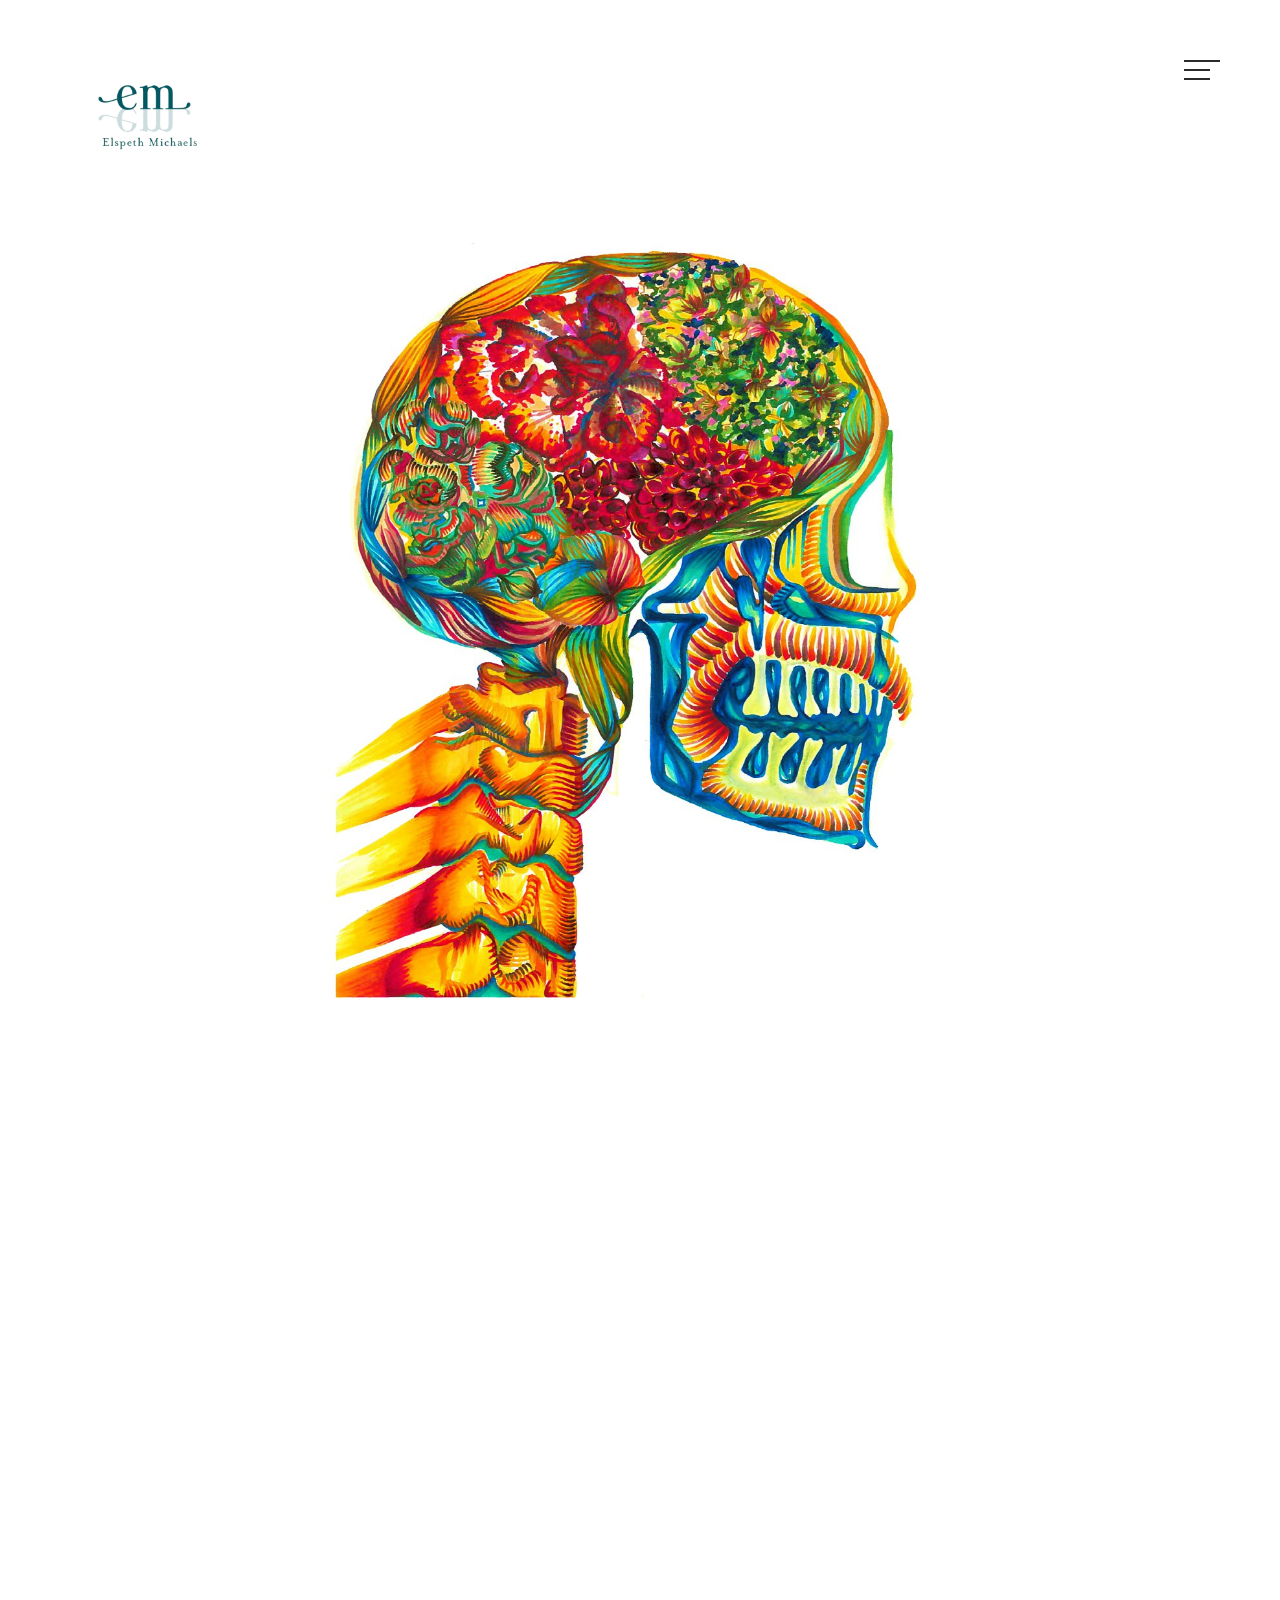
<file: brainpage.html>
<!DOCTYPE html>
<html lang="en">
<head>
  <meta charset="utf-8">
  <meta http-equiv="X-UA-Compatible" content="IE=edge">
  <meta name="viewport" content="width=device-width, initial-scale=1">
  <!-- The above 3 meta tags *must* come first in the head; any other head content must come *after* these tags -->

  <title>Elspeth Michaels Brain Drawing</title>

  <!-- Favicon -->
  <link href="assets/favicon.ico" rel="shortcut icon" />
  <link href="assets/apple-touch-icon.png" rel="apple-touch-icon" />

  <!-- Fonts -->
  <link href="https://fonts.googleapis.com/css?family=Muli:300,300i,400,400i" rel="stylesheet">
  <link href="assets/vendor/fontawesome/css/font-awesome.min.css" rel="stylesheet" />

  <!-- CSS -->
  <link href="assets/vendor/bootstrap/css/bootstrap.min.css" rel="stylesheet" />

  <!-- Main CSS-->
  <link href="assets/css/style.css" rel="stylesheet" />

  <!-- HTML5 shim and Respond.js for IE8 support of HTML5 elements and media queries -->
  <!-- WARNING: Respond.js doesn't work if you view the page via file:// -->
  <!--[if lt IE 9]>
    <script src="https://oss.maxcdn.com/html5shiv/3.7.2/html5shiv.min.js"></script>
    <script src="https://oss.maxcdn.com/respond/1.4.2/respond.min.js"></script>
  <![endif]-->
</head>

<body class="brain">

<nav>
  <div class="container">
    <div class="row">
      <div class="col-xs-6">
        <a href="index.html" class="current-parent logo em_logo">
          <img src="assets/images/portfolioImages/Logo/EM_logo_small.png" class="" alt="Elspeth Michaels Logo" />
        </a>
      </div> <!-- /.col-xs-6 -->
      <div class="col-xs-6">
        <div id="hamburger-icon">
          <div class="line line-1"></div>
          <div class="line line-2"></div>
          <div class="line line-3"></div>
        </div>
      </div> <!-- /.col-xs-6 -->
    </div> <!-- /.row -->
  </div> <!-- /.container -->
</nav>

<div class="navbar">
  <div class="container">
    <div class="navbar-header">
      <button type="button" class="navbar-toggle collapsed" data-toggle="collapse" data-target="#bs-example-navbar-collapse-1" aria-expanded="false">
        <span class="sr-only">Toggle navigation</span>
        <span class="icon-bar"></span>
        <span class="icon-bar"></span>
        <span class="icon-bar"></span>
      </button>
    </div> <!--navbar-header -->

    <div class="collapse navbar-collapse" id="bs-example-navbar-collapse-1">
      <ul class="nav navbar-nav navbar-right">

        <li class="dropdown">
          <a href="index.html" aria-haspopup="true" aria-expanded="false">Home</a>
        </li>

        <li class="dropdown">
          <a href="about.html" aria-haspopup="true" aria-expanded="false">About</a>
        </li>

        <li class="dropdown">
          <a href="blog.html" aria-haspopup="true" aria-expanded="false">Blog</a>
        </li>

        <li class="dropdown">
          <a href="contact.html" aria-haspopup="true" aria-expanded="false">Contact </span></a>
          <ul class="dropdown-menu">
            <li><a href="contact.html">Contact 1</a></li>
            <li><a href="contact-2.html">Contact 2</a></li>
          </ul>
        </li>
      </ul>
    </div> <!-- /.collapse -->
  </div> <!-- /.container -->
</div> <!-- /.navbar -->

<div class="introduction page-1">


<div class="single-portfolio">
  <div class="container">

    <img src="assets/images/portfolioImages/Drawings/skull_website.jpg" class="img-responsive scroll-reveal" alt="Brain Drawing" />

    <h1 class="scroll-reveal">Brain Drawing</h1>
    <!-- <p class="info scroll-reveal">www.google.com / December 2016</p> -->

    <p class="scroll-reveal">This drawing was inspired by x-rays and my vibrant neighborhood in San Francisco, during El Dia de los Muertos festivities. Created with Copic markers. </p>

    <div class="row images">
      <div class="col-md-6 scroll-reveal">
        <!-- <img src="assets/images/single-portfolio-2.jpg" class="img-responsive" alt="" /> -->
      </div> <!-- /.col-md-6 -->

      <div class="col-md-6 scroll-reveal">
        <!-- <img src="assets/images/single-portfolio-3.jpg" class="img-responsive" alt="" /> -->
      </div> <!-- /.col-md-6 -->
    </div> <!-- /.row -->

    <!-- <p class="scroll-reveal">I’ve opened a door here that I regret. He’ll want to use your yacht, and I don’t want this thing smelling like fish. I’m a monster. There’s so many poorly chosen words in that sentence. I care deeply for nature. No, I did not kill Kitty. However, I am going to oblige and answer the nice officer’s questions because I am an honest man with no secrets to hide. Marry me. Did you enjoy your meal, Mom? You drank it fast enough. I care deeply for nature. As you may or may not know, Lindsay and I have hit a bit of a rough patch. First place chick is hot, but has an attitude, doesn’t date magicians. Not tricks, Michael, illusions.</p> -->

  </div> <!-- /.container -->
</div> <!-- /.single-portfolio -->

<footer>
  <nav class="scroll-reveal">
    <ul class="list-inline list-unstyled">
      <li><a href="index.html">Home</a></li>
      <li><a href="about.html">About</a></li>
      <li><a href="blog.html">Blog</a></li>
      <li><a href="contact.html">Contact</a></li>
    </ul>
  </nav>

  <ul class="social list-inline list-unstyled scroll-reveal">
    <!-- <li><a href="#"><i class="fa fa-facebook"></i></a></li>
    <li><a href="#"><i class="fa fa-twitter"></i></a></li>
    <li><a href="#"><i class="fa fa-instagram"></i></a></li>
    <li><a href="#"><i class="fa fa-dribbble"></i></a></li> -->
  </ul>

  <p class="copyright scroll-reveal">Copyright &copy; 2016 Createev All Rights Reserved.</p>
</footer>

</div> <!-- /.introduction .page-1 -->

<script src="assets/js/jquery-2.2.4.min.js"></script>
<script src="assets/vendor/bootstrap/js/bootstrap.min.js"></script>
<script src="assets/vendor/scroll-reveal/scrollreveal.min.js"></script>
<script src="assets/vendor/match-height/jquery.matchHeight-min.js"></script>
<script src="assets/contact-form/js/validator.min.js"></script>
<script src="assets/contact-form/js/form-scripts.js"></script>
<script src="assets/js/createev.js"></script>
</body>
</html>
</file>
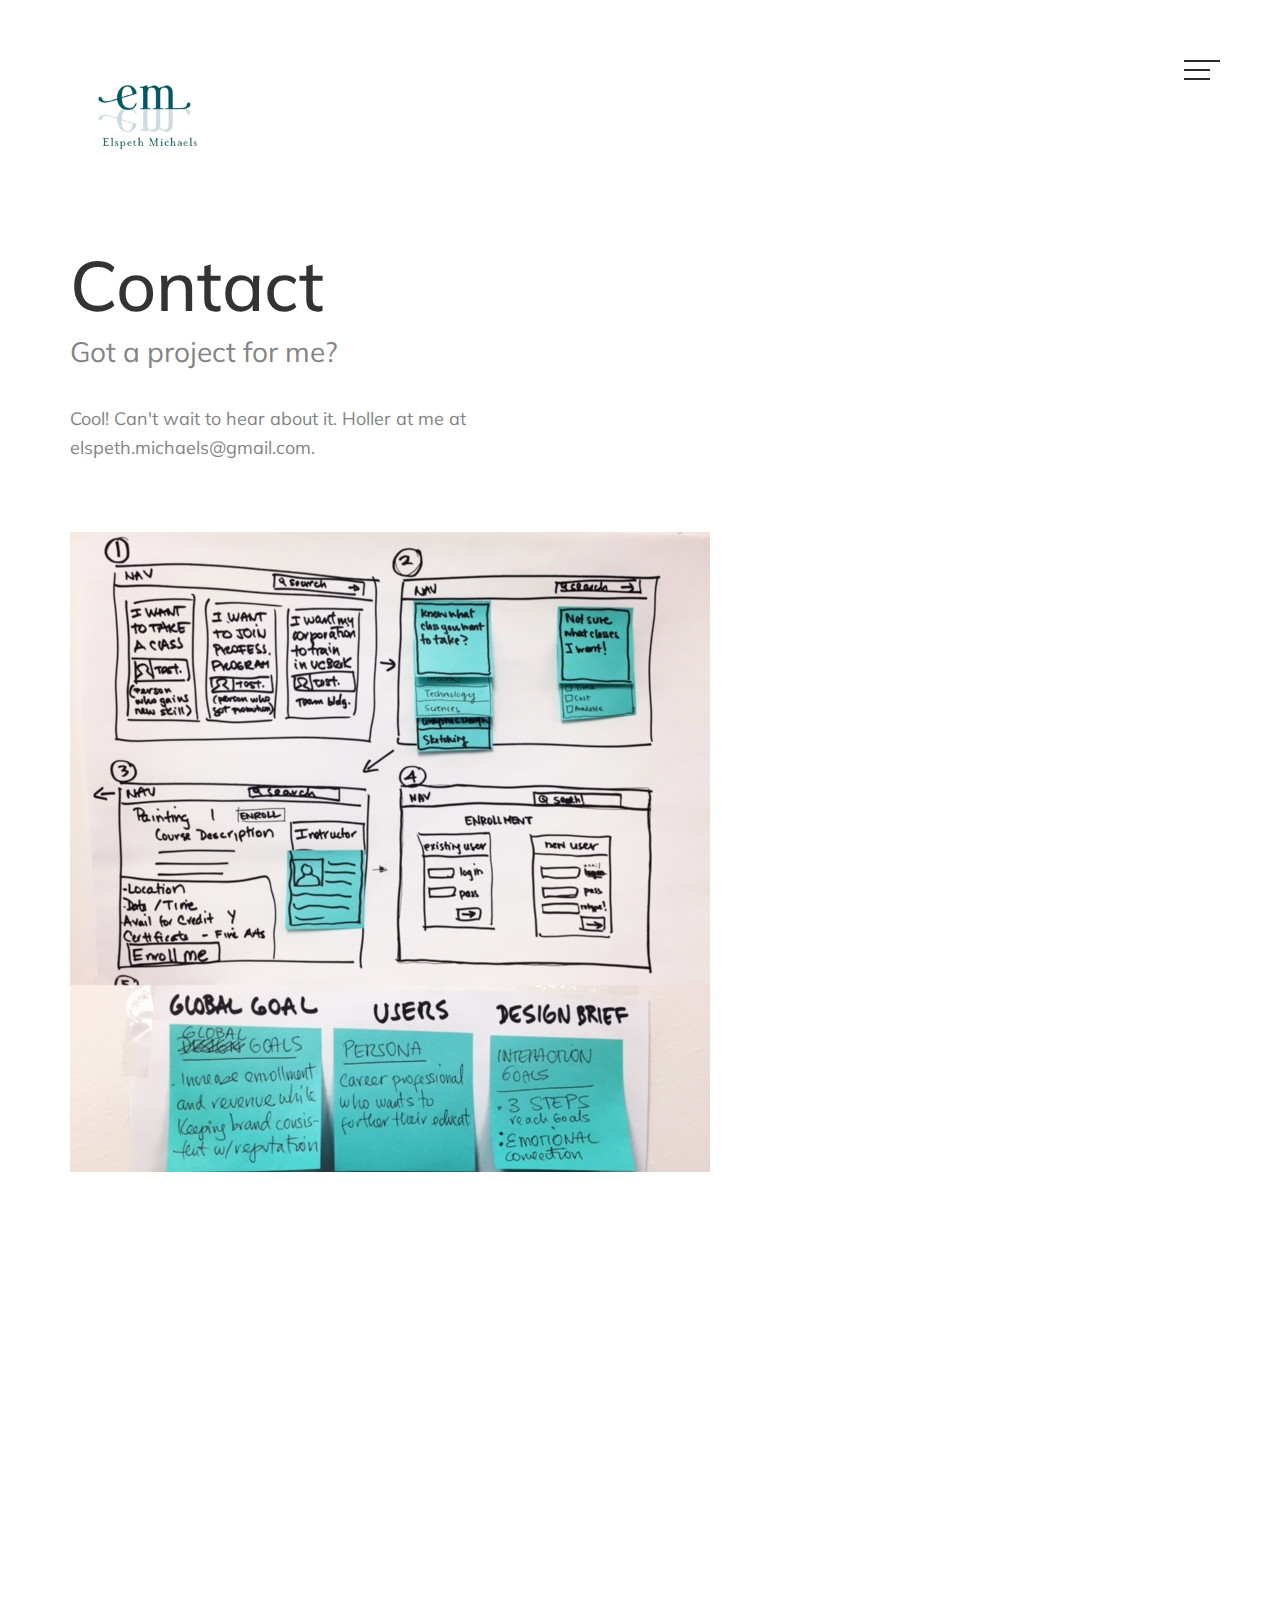
<file: contact.html>
<!DOCTYPE html>
<html lang="en">
<head>
  <meta charset="utf-8">
  <meta http-equiv="X-UA-Compatible" content="IE=edge">
  <meta name="viewport" content="width=device-width, initial-scale=1">
  <!-- The above 3 meta tags *must* come first in the head; any other head content must come *after* these tags -->

  <title>Elspeth Michaels Contact</title>

  <!-- Favicon -->
  <link href="assets/favicon.ico" rel="shortcut icon" />
  <link href="assets/apple-touch-icon.png" rel="apple-touch-icon" />

  <!-- Fonts -->
  <link href="https://fonts.googleapis.com/css?family=Muli:300,300i,400,400i" rel="stylesheet">
  <link href="assets/vendor/fontawesome/css/font-awesome.min.css" rel="stylesheet" />

  <!-- CSS -->
  <link href="assets/vendor/bootstrap/css/bootstrap.min.css" rel="stylesheet" />

  <!-- Main CSS-->
  <link href="assets/css/style.css" rel="stylesheet" />

  <!-- HTML5 shim and Respond.js for IE8 support of HTML5 elements and media queries -->
  <!-- WARNING: Respond.js doesn't work if you view the page via file:// -->
  <!--[if lt IE 9]>
    <script src="https://oss.maxcdn.com/html5shiv/3.7.2/html5shiv.min.js"></script>
    <script src="https://oss.maxcdn.com/respond/1.4.2/respond.min.js"></script>
  <![endif]-->
</head>

<body class="page-contact-1">

<nav>
  <div class="container">
    <div class="row">
      <div class="col-xs-6">
        <a href="index.html" class="current-parent logo em_logo">
          <img src="assets/images/portfolioImages/Logo/EM_logo_small.png" class="" alt="Elspeth Michaels Logo" /></a>
      </div> <!-- /.col-xs-6 -->
      <div class="col-xs-6">
        <div id="hamburger-icon">
          <div class="line line-1"></div>
          <div class="line line-2"></div>
          <div class="line line-3"></div>
        </div>
      </div> <!-- /.col-xs-6 -->
    </div> <!-- /.row -->
  </div> <!-- /.container -->
</nav>

<div class="navbar">
  <div class="container">
    <div class="navbar-header">
      <button type="button" class="navbar-toggle collapsed" data-toggle="collapse" data-target="#bs-example-navbar-collapse-1" aria-expanded="false">
        <span class="sr-only">Toggle navigation</span>
        <span class="icon-bar"></span>
        <span class="icon-bar"></span>
        <span class="icon-bar"></span>
      </button>
    </div> <!--navbar-header -->

    <div class="collapse navbar-collapse" id="bs-example-navbar-collapse-1">
      <ul class="nav navbar-nav navbar-right">

        <li class="dropdown">
          <a href="index.html" aria-haspopup="true" aria-expanded="false">Home</a>
        </li>

        <li class="dropdown">
          <a href="about.html" aria-haspopup="true" aria-expanded="false">About</a>
        </li>

        <li class="dropdown">
          <a href="blog.html" aria-haspopup="true" aria-expanded="false">Blog</a>
        </li>

       <li class="dropdown">
          <a href="contact.html" aria-haspopup="true" aria-expanded="false">Contact </span></a>
          <ul class="dropdown-menu">
            <li class='current'><a class='current' href="contact.html">Contact 1</a></li>
            <li><a href="contact-2.html">Contact 2</a></li>
          </ul>
        </li>
      </ul>
    </div> <!-- /.collapse -->
  </div> <!-- /.container -->
</div> <!-- /.navbar -->

<div class="introduction page-1">


<section class="page contact contact-1">
  <div class="container">

    <header>
      <h1 class="scroll-reveal">Contact</h1>
      <p class="sub-heading scroll-reveal">Got a project for me?</p>
      <p class="scroll-reveal">Cool! Can't wait to hear about it. Holler at me at elspeth.michaels@gmail.com.</p>
    </header>

    <img src="assets/images/portfolioImages/graphicDesign/uxdesign.jpg" class="img-responsive scroll-reveal" alt="Sketch from UX Design Class" />

    <div class="sub-section">
      <!-- <<h2 class="scroll-reveal">Let's connect!</h2> -->
      <!-- <p class="sub-heading scroll-reveal">I'm very curious.</p> -->

      <div class="row">

        <div class="col-md-8">
          <div class="contact-form">
            <!-- <p class="scroll-reveal">Write me a note and I'll get back to you within the week. Looking forward to hearing from you!</p> -->

            <form id="contactForm" data-toggle="validator" class="shake scroll-reveal">

              <div class="form-group">
                <!-- <label>Name</label>
                <input type="text" class="form-control" id="name" placeholder="Your name" required data-error="Name missing"> -->
                <div class="help-block with-errors"></div>
              </div>

              <div class="form-group">
                <!-- <label>Email</label>
                <input type="email" class="form-control" id="email" placeholder="Your email" required> -->
                <div class="help-block with-errors"></div>
              </div>

              <div class="form-group">
                <!-- <label>Message</label>
                <textarea id="message" class="form-control" rows="6" placeholder="Write your message here" required></textarea> -->
                <div class="help-block with-errors"></div>
              </div>

              <div class="float-left">
                <!-- <button type="submit" id="form-submit" class="btn btn-default ">Send</button> -->
              </div>
              <div id="msgSubmit" class="h3 text-center hidden"></div>

            </form>

          </div> <!-- /.contact-form -->
        </div> <!-- /.col-md-8 -->

        <div class="col-md-4">
          <div class="contact-info scroll-reveal">
            <p>Elspeth Michaels <br> 
            Graphic Designer + Artist </br></p>
            <p>San Francisco, CA
              <br />
            <p>elspeth.michaels@gmail.com</p>
          </div> <!-- /.contact-info -->
        </div> <!-- /.col-md-4 -->

      </div> <!-- /.row -->
    </div> <!-- /sub-section -->

  </div> <!-- /.container -->
</section> <!-- /.contact -->

<footer>
  <nav class="scroll-reveal">
    <ul class="list-inline list-unstyled">
      <li><a href="index.html">Home</a></li>
      <li><a href="about.html">About</a></li>
      <li><a href="blog.html">Blog</a></li>
      <li><a href="contact.html">Contact</a></li>
    </ul>
  </nav>

  <ul class="social list-inline list-unstyled scroll-reveal">
    <!-- <li><a href="#"><i class="fa fa-facebook"></i></a></li>
    <li><a href="#"><i class="fa fa-twitter"></i></a></li>
    <li><a href="#"><i class="fa fa-instagram"></i></a></li>
    <li><a href="#"><i class="fa fa-dribbble"></i></a></li> -->
  </ul>

  <p class="copyright scroll-reveal">Copyright &copy; 2016 Createev All Rights Reserved.</p>
</footer>

</div> <!-- /.introduction .page-1 -->

<script src="assets/js/jquery-2.2.4.min.js"></script>
<script src="assets/vendor/bootstrap/js/bootstrap.min.js"></script>
<script src="assets/vendor/scroll-reveal/scrollreveal.min.js"></script>
<script src="assets/vendor/match-height/jquery.matchHeight-min.js"></script>
<script src="assets/contact-form/js/validator.min.js"></script>
<script src="assets/contact-form/js/form-scripts.js"></script>
<script src="assets/js/createev.js"></script>
</body>
</html>
</file>
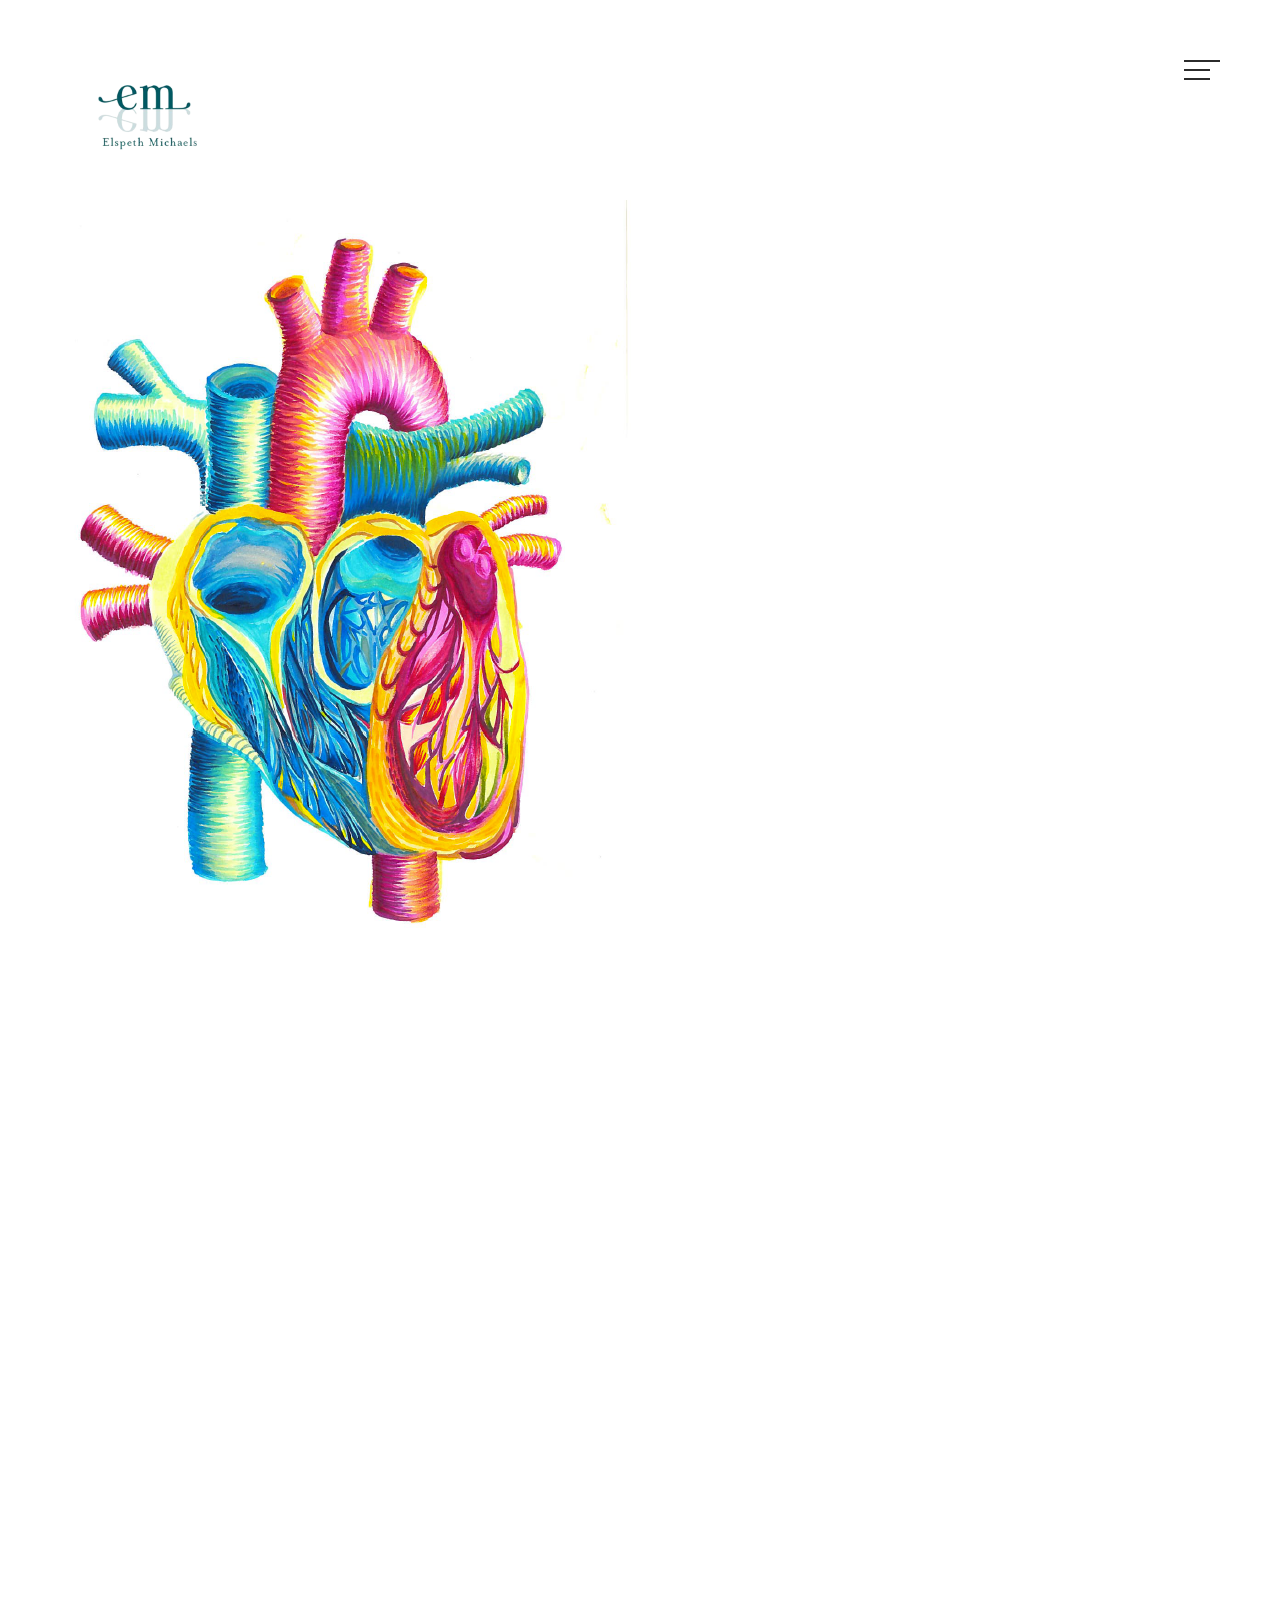
<file: heartpage.html>
<!DOCTYPE html>
<html lang="en">
<head>
  <meta charset="utf-8">
  <meta http-equiv="X-UA-Compatible" content="IE=edge">
  <meta name="viewport" content="width=device-width, initial-scale=1">
  <!-- The above 3 meta tags *must* come first in the head; any other head content must come *after* these tags -->

  <title>Elspeth Michaels Heart Drawing</title>

  <!-- Favicon -->
  <link href="assets/favicon.ico" rel="shortcut icon" />
  <link href="assets/apple-touch-icon.png" rel="apple-touch-icon" />

  <!-- Fonts -->
  <link href="https://fonts.googleapis.com/css?family=Muli:300,300i,400,400i" rel="stylesheet">
  <link href="assets/vendor/fontawesome/css/font-awesome.min.css" rel="stylesheet" />

  <!-- CSS -->
  <link href="assets/vendor/bootstrap/css/bootstrap.min.css" rel="stylesheet" />

  <!-- Main CSS-->
  <link href="assets/css/style.css" rel="stylesheet" />

  <!-- HTML5 shim and Respond.js for IE8 support of HTML5 elements and media queries -->
  <!-- WARNING: Respond.js doesn't work if you view the page via file:// -->
  <!--[if lt IE 9]>
    <script src="https://oss.maxcdn.com/html5shiv/3.7.2/html5shiv.min.js"></script>
    <script src="https://oss.maxcdn.com/respond/1.4.2/respond.min.js"></script>
  <![endif]-->
</head>

<body class="heart">

<nav>
  <div class="container">
    <div class="row">
      <div class="col-xs-6">
        <a href="index.html" class="current-parent logo em_logo">
          <img src="assets/images/portfolioImages/Logo/EM_logo_small.png" class="" alt="Elspeth Michaels Logo"/>
        </a>
      </div> <!-- /.col-xs-6 -->
      <div class="col-xs-6">
        <div id="hamburger-icon">
          <div class="line line-1"></div>
          <div class="line line-2"></div>
          <div class="line line-3"></div>
        </div>
      </div> <!-- /.col-xs-6 -->
    </div> <!-- /.row -->
  </div> <!-- /.container -->
</nav>

<div class="navbar">
  <div class="container">
    <div class="navbar-header">
      <button type="button" class="navbar-toggle collapsed" data-toggle="collapse" data-target="#bs-example-navbar-collapse-1" aria-expanded="false">
        <span class="sr-only">Toggle navigation</span>
        <span class="icon-bar"></span>
        <span class="icon-bar"></span>
        <span class="icon-bar"></span>
      </button>
    </div> <!--navbar-header -->

    <div class="collapse navbar-collapse" id="bs-example-navbar-collapse-1">
      <ul class="nav navbar-nav navbar-right">

        <li class="dropdown">
          <a href="index.html" aria-haspopup="true" aria-expanded="false">Home</a>
        </li>

     <li class="dropdown">
          <a href="about.html" aria-haspopup="true" aria-expanded="false">About</a>
        </li>

      <li class="dropdown">
          <a href="blog.html" aria-haspopup="true" aria-expanded="false">Blog</a>
        </li>

        <li class="dropdown">
          <a href="contact.html" aria-haspopup="true" aria-expanded="false">Contact </span></a>
          <ul class="dropdown-menu">
            <li><a href="contact.html">Contact 1</a></li>
            <li><a href="contact-2.html">Contact 2</a></li>
          </ul>
        </li>
      </ul>
    </div> <!-- /.collapse -->
  </div> <!-- /.container -->
</div> <!-- /.navbar -->

<div class="introduction page-1">


<div class="single-portfolio">
  <div class="container">

    <img src="assets/images/portfolioImages/Drawings/heart.png" class="img-responsive scroll-reveal" alt="Heart Drawing" />

    <h1 class="scroll-reveal">Heart Drawing</h1>
    <!-- <p class="info scroll-reveal">www.google.com / December 2016</p> -->

    <p class="scroll-reveal">Drawn with copic markers and inspired by textbook illustrations, this heart is the beginning of a series of organ drawings. I have since made prints and cards with this image. </p>

    <div class="row images">
      <div class="col-md-6 scroll-reveal">
        <!-- <img src="assets/images/single-portfolio-2.jpg" class="img-responsive" alt="" /> -->
      </div> <!-- /.col-md-6 -->

      <div class="col-md-6 scroll-reveal">
        <!-- <img src="assets/images/single-portfolio-3.jpg" class="img-responsive" alt="" /> -->
      </div> <!-- /.col-md-6 -->
    </div> <!-- /.row -->

    <!-- <p class="scroll-reveal">I’ve opened a door here that I regret. He’ll want to use your yacht, and I don’t want this thing smelling like fish. I’m a monster. There’s so many poorly chosen words in that sentence. I care deeply for nature. No, I did not kill Kitty. However, I am going to oblige and answer the nice officer’s questions because I am an honest man with no secrets to hide. Marry me. Did you enjoy your meal, Mom? You drank it fast enough. I care deeply for nature. As you may or may not know, Lindsay and I have hit a bit of a rough patch. First place chick is hot, but has an attitude, doesn’t date magicians. Not tricks, Michael, illusions.</p> -->

  </div> <!-- /.container -->
</div> <!-- /.single-portfolio -->

<footer>
  <nav class="scroll-reveal">
    <ul class="list-inline list-unstyled">
      <li><a href="index.html">Home</a></li>
      <li><a href="about.html">About</a></li>
      <li><a href="blog.html">Blog</a></li>
      <li><a href="contact.html">Contact</a></li>
    </ul>
  </nav>

  <ul class="social list-inline list-unstyled scroll-reveal">
    <!-- <li><a href="#"><i class="fa fa-facebook"></i></a></li>
    <li><a href="#"><i class="fa fa-twitter"></i></a></li>
    <li><a href="#"><i class="fa fa-instagram"></i></a></li>
    <li><a href="#"><i class="fa fa-dribbble"></i></a></li> -->
  </ul>

  <p class="copyright scroll-reveal">Copyright &copy; 2016 Createev All Rights Reserved.</p>
</footer>

</div> <!-- /.introduction .page-1 -->

<script src="assets/js/jquery-2.2.4.min.js"></script>
<script src="assets/vendor/bootstrap/js/bootstrap.min.js"></script>
<script src="assets/vendor/scroll-reveal/scrollreveal.min.js"></script>
<script src="assets/vendor/match-height/jquery.matchHeight-min.js"></script>
<script src="assets/contact-form/js/validator.min.js"></script>
<script src="assets/contact-form/js/form-scripts.js"></script>
<script src="assets/js/createev.js"></script>
</body>
</html>
</file>
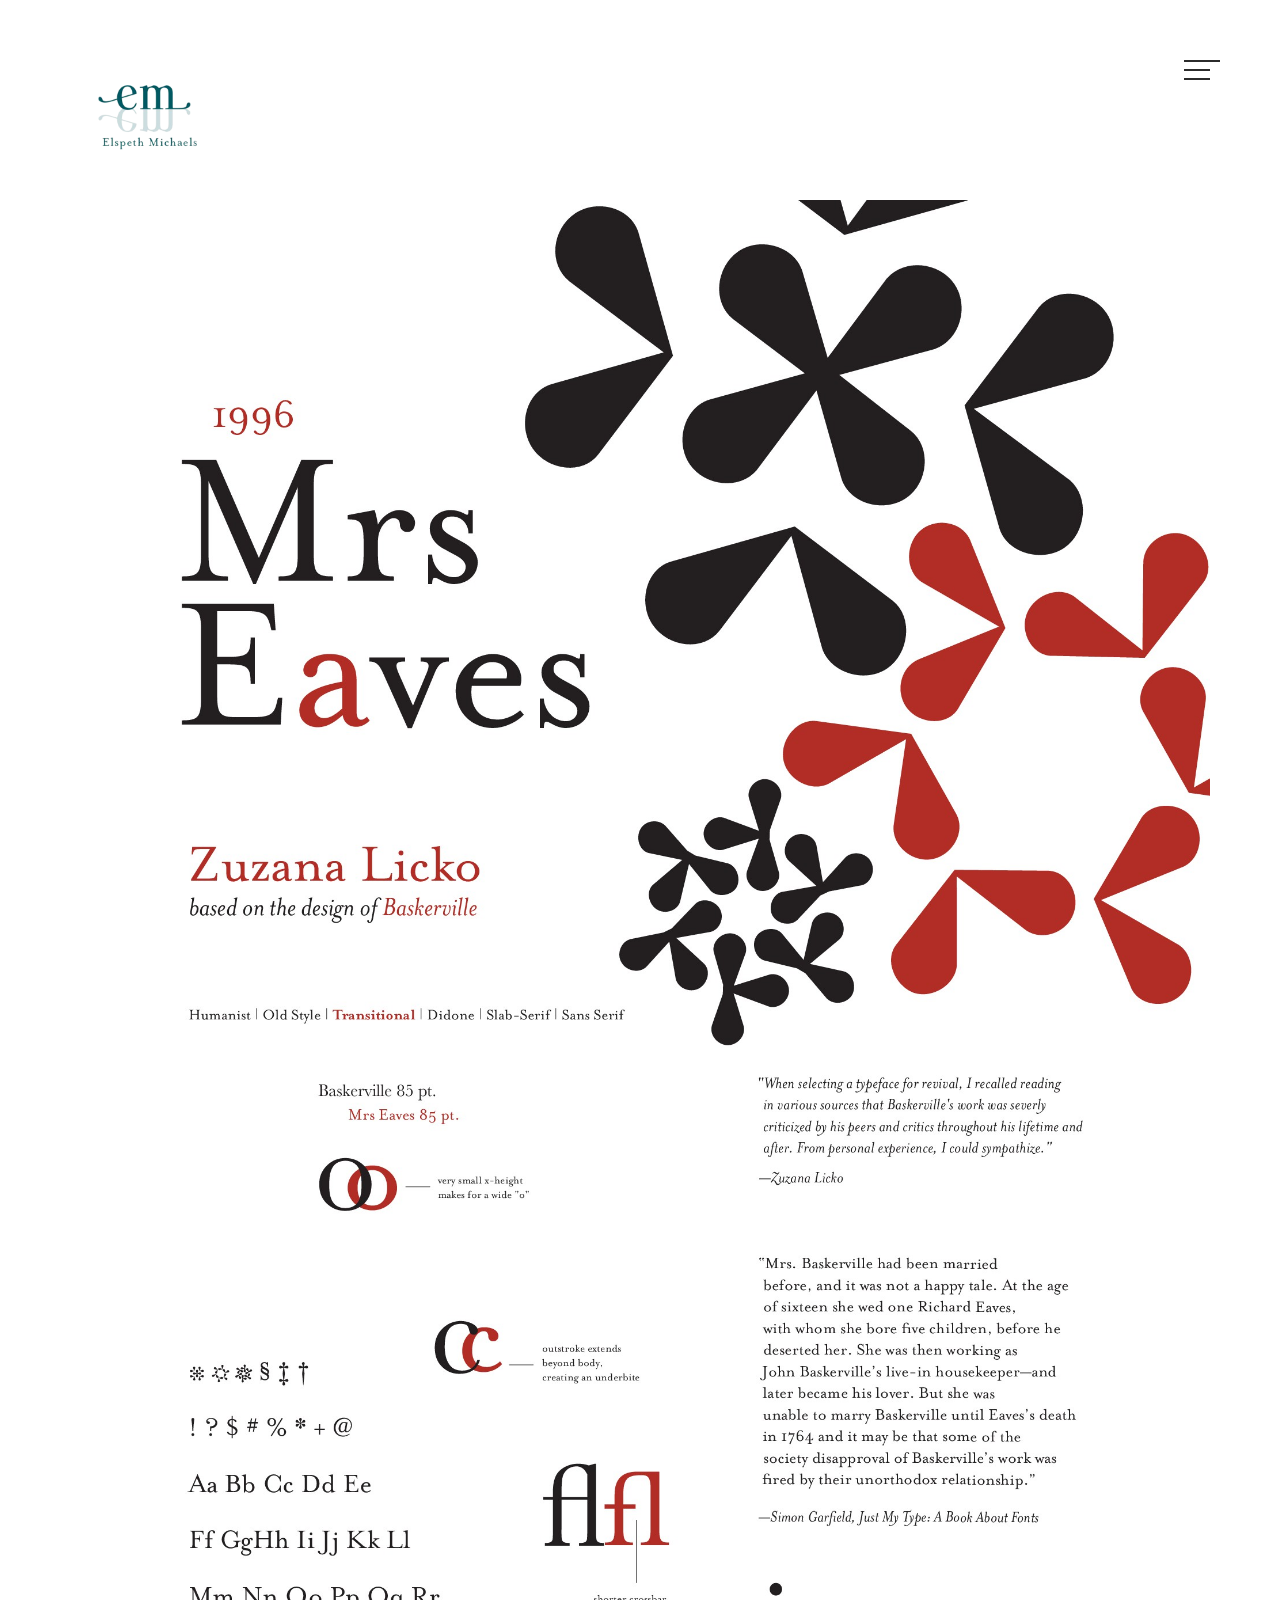
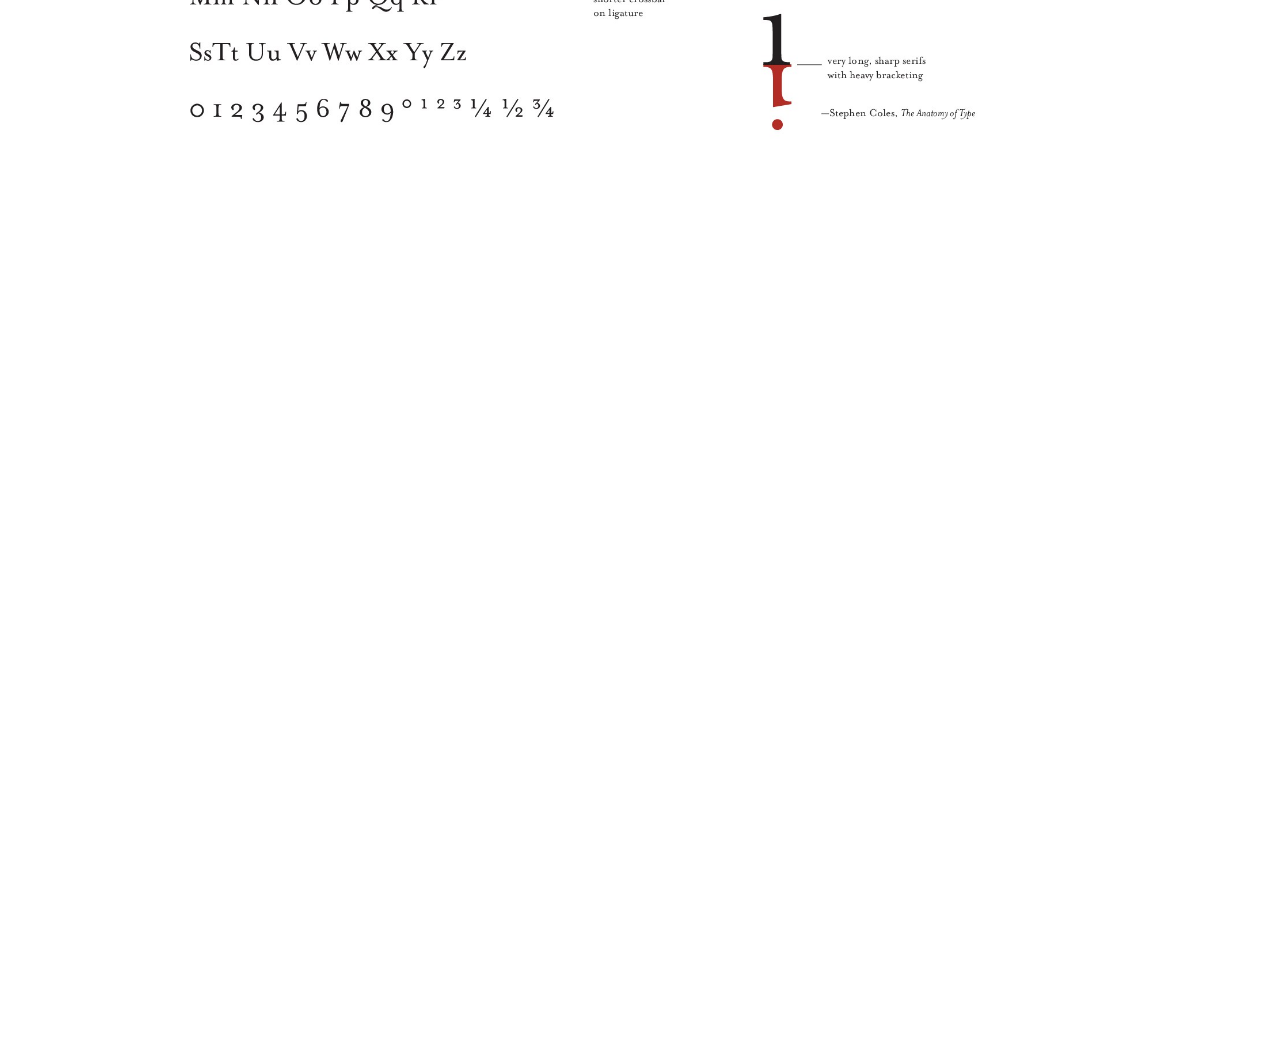
<file: mrseavespage.html>
<!DOCTYPE html>
<html lang="en">
<head>
  <meta charset="utf-8">
  <meta http-equiv="X-UA-Compatible" content="IE=edge">
  <meta name="viewport" content="width=device-width, initial-scale=1">
  <!-- The above 3 meta tags *must* come first in the head; any other head content must come *after* these tags -->

  <title>Elspeth Michaels Type Poster: Mrs Eaves</title>

  <!-- Favicon -->
  <link href="assets/favicon.ico" rel="shortcut icon" />
  <link href="assets/apple-touch-icon.png" rel="apple-touch-icon" />

  <!-- Fonts -->
  <link href="https://fonts.googleapis.com/css?family=Muli:300,300i,400,400i" rel="stylesheet">
  <link href="assets/vendor/fontawesome/css/font-awesome.min.css" rel="stylesheet" />

  <!-- CSS -->
  <link href="assets/vendor/bootstrap/css/bootstrap.min.css" rel="stylesheet" />

  <!-- Main CSS-->
  <link href="assets/css/style.css" rel="stylesheet" />

  <!-- HTML5 shim and Respond.js for IE8 support of HTML5 elements and media queries -->
  <!-- WARNING: Respond.js doesn't work if you view the page via file:// -->
  <!--[if lt IE 9]>
    <script src="https://oss.maxcdn.com/html5shiv/3.7.2/html5shiv.min.js"></script>
    <script src="https://oss.maxcdn.com/respond/1.4.2/respond.min.js"></script>
  <![endif]-->
</head>

<body class="eaves">

<nav>
  <div class="container">
    <div class="row">
      <div class="col-xs-6">
        <a href="index.html" class="current-parent logo em_logo">
          <img src="assets/images/portfolioImages/Logo/EM_logo_small.png" class="" alt="Elspeth Michaels Logo" />
        </a>
      </div> <!-- /.col-xs-6 -->
      <div class="col-xs-6">
        <div id="hamburger-icon">
          <div class="line line-1"></div>
          <div class="line line-2"></div>
          <div class="line line-3"></div>
        </div>
      </div> <!-- /.col-xs-6 -->
    </div> <!-- /.row -->
  </div> <!-- /.container -->
</nav>

<div class="navbar">
  <div class="container">
    <div class="navbar-header">
      <button type="button" class="navbar-toggle collapsed" data-toggle="collapse" data-target="#bs-example-navbar-collapse-1" aria-expanded="false">
        <span class="sr-only">Toggle navigation</span>
        <span class="icon-bar"></span>
        <span class="icon-bar"></span>
        <span class="icon-bar"></span>
      </button>
    </div> <!--navbar-header -->

    <div class="collapse navbar-collapse" id="bs-example-navbar-collapse-1">
      <ul class="nav navbar-nav navbar-right">

        <li class="dropdown">
          <a href="index.html" aria-haspopup="true" aria-expanded="false">Home</a>
        </li>

        <li class="dropdown">
          <a href="about.html" aria-haspopup="true" aria-expanded="false">About</a>
        </li>

        <li class="dropdown">
          <a href="blog.html" aria-haspopup="true" aria-expanded="false">Blog</a>
        </li>

        <li class="dropdown">
          <a href="contact.html" aria-haspopup="true" aria-expanded="false">Contact </span></a>
          <ul class="dropdown-menu">
            <li><a href="contact.html">Contact 1</a></li>
            <li><a href="contact-2.html">Contact 2</a></li>
          </ul>
        </li>
      </ul>
    </div> <!-- /.collapse -->
  </div> <!-- /.container -->
</div> <!-- /.navbar -->

<div class="introduction page-1">


<div class="single-portfolio">
  <div class="container">

    <img src="assets/images/portfolioImages/graphicDesign/mrseaves.jpg" class="img-responsive scroll-reveal" alt="Type Poster for Mrs Eaves" />

    <h1 class="scroll-reveal">Type Poster for Mrs Eaves</h1>
    <!-- <p class="info scroll-reveal">www.google.com / December 2016</p> -->

    <p class="scroll-reveal">This is the first of 3 type posters I designed for my Typography Fundamentals class. I chose Mrs Eaves because it was inspired by Baskerville, one of my favorite serif typefaces. What set Mrs Eaves apart for me, was its unique glyph palette, which I chose to emphasize as a decorative motif.</p>

    <div class="row images">
      <div class="col-md-6 scroll-reveal">
       <!-- <img src="assets/images/single-portfolio-2.jpg" class="img-responsive" alt="" /> -->
      </div> <!-- /.col-md-6 -->

      <div class="col-md-6 scroll-reveal">
        <!-- <img src="assets/images/single-portfolio-3.jpg" class="img-responsive" alt="" /> -->
      </div> <!-- /.col-md-6 -->
    </div> <!-- /.row -->

    <!-- <p class="scroll-reveal">I’ve opened a door here that I regret. He’ll want to use your yacht, and I don’t want this thing smelling like fish. I’m a monster. There’s so many poorly chosen words in that sentence. I care deeply for nature. No, I did not kill Kitty. However, I am going to oblige and answer the nice officer’s questions because I am an honest man with no secrets to hide. Marry me. Did you enjoy your meal, Mom? You drank it fast enough. I care deeply for nature. As you may or may not know, Lindsay and I have hit a bit of a rough patch. First place chick is hot, but has an attitude, doesn’t date magicians. Not tricks, Michael, illusions.</p> -->

  </div> <!-- /.container -->
</div> <!-- /.single-portfolio -->

<footer>
  <nav class="scroll-reveal">
    <ul class="list-inline list-unstyled">
      <li><a href="index.html">Home</a></li>
      <li><a href="about.html">About</a></li>
      <li><a href="blog.html">Blog</a></li>
      <li><a href="contact.html">Contact</a></li>
    </ul>
  </nav>

  <ul class="social list-inline list-unstyled scroll-reveal">
    <!-- <li><a href="#"><i class="fa fa-facebook"></i></a></li>
    <li><a href="#"><i class="fa fa-twitter"></i></a></li>
    <li><a href="#"><i class="fa fa-instagram"></i></a></li>
    <li><a href="#"><i class="fa fa-dribbble"></i></a></li> -->
  </ul>

  <p class="copyright scroll-reveal">Copyright &copy; 2016 Createev All Rights Reserved.</p>
</footer>

</div> <!-- /.introduction .page-1 -->

<script src="assets/js/jquery-2.2.4.min.js"></script>
<script src="assets/vendor/bootstrap/js/bootstrap.min.js"></script>
<script src="assets/vendor/scroll-reveal/scrollreveal.min.js"></script>
<script src="assets/vendor/match-height/jquery.matchHeight-min.js"></script>
<script src="assets/contact-form/js/validator.min.js"></script>
<script src="assets/contact-form/js/form-scripts.js"></script>
<script src="assets/js/createev.js"></script>
</body>
</html>
</file>
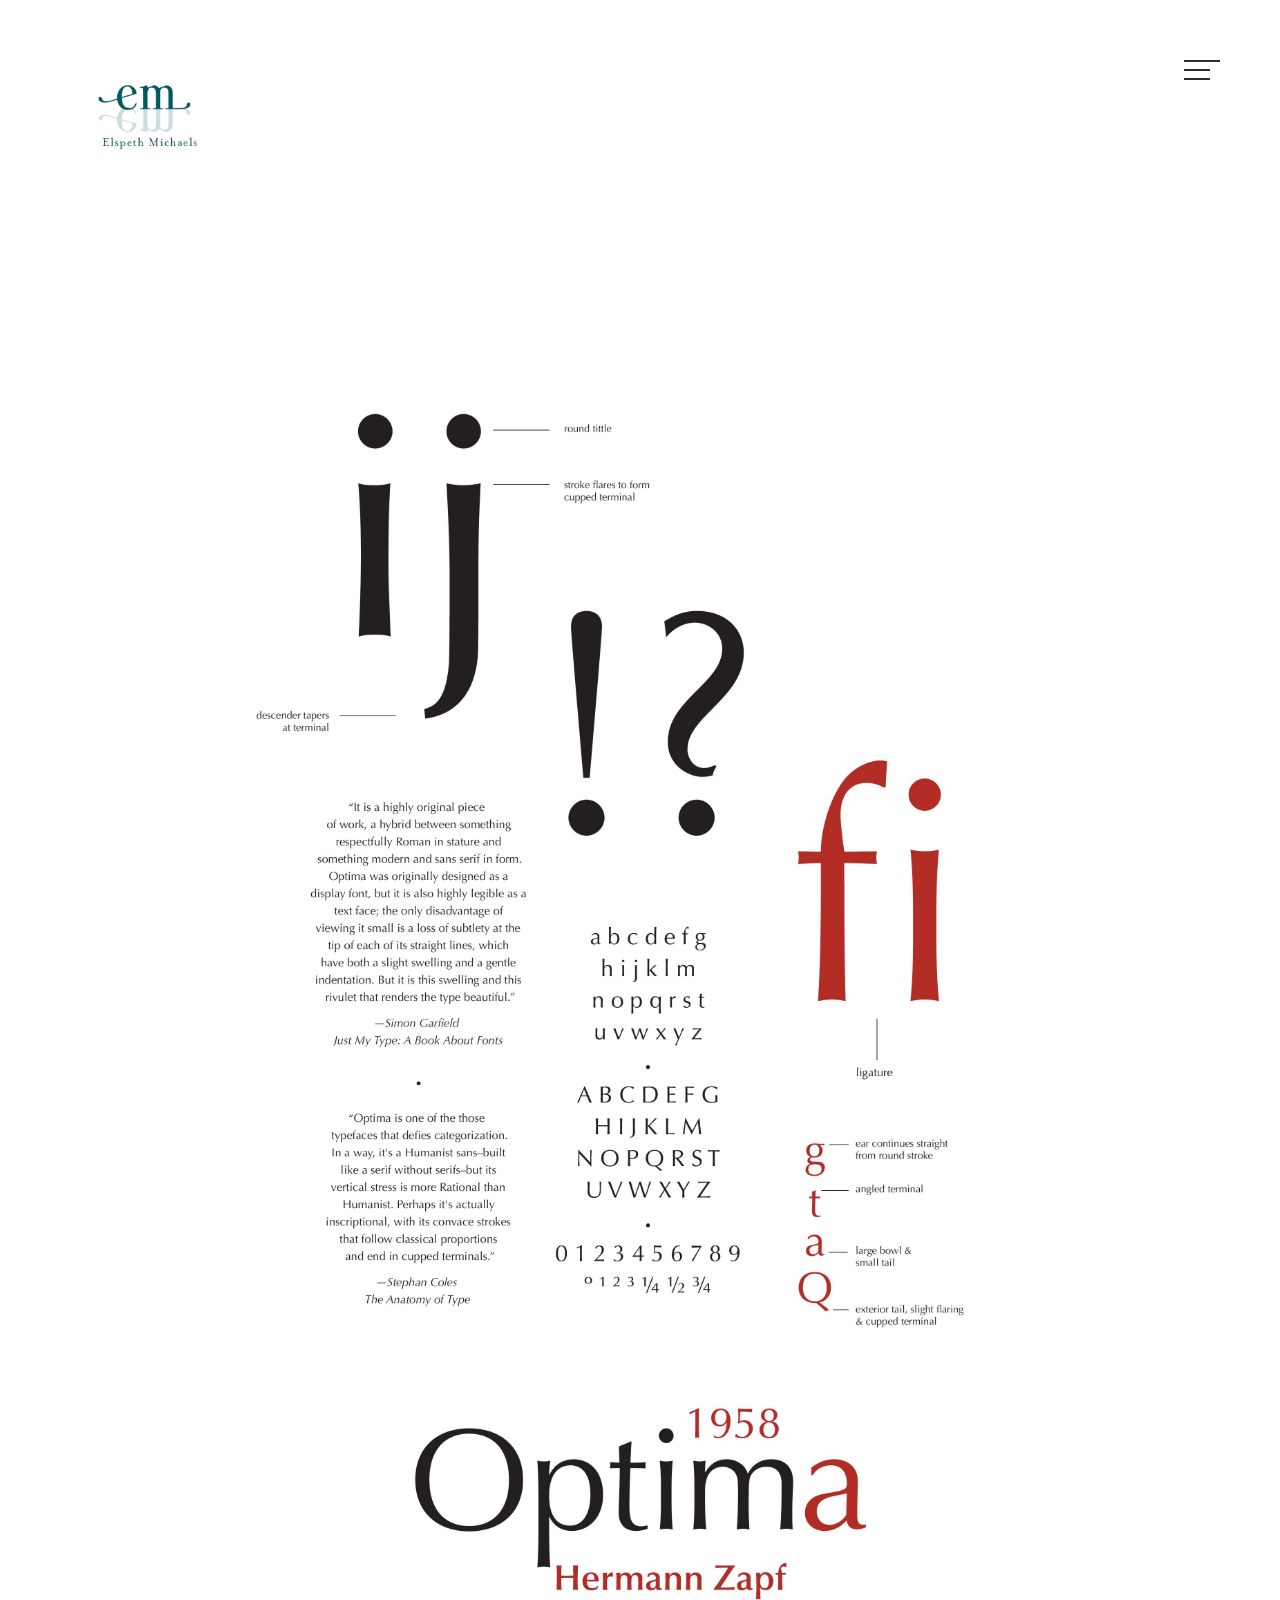
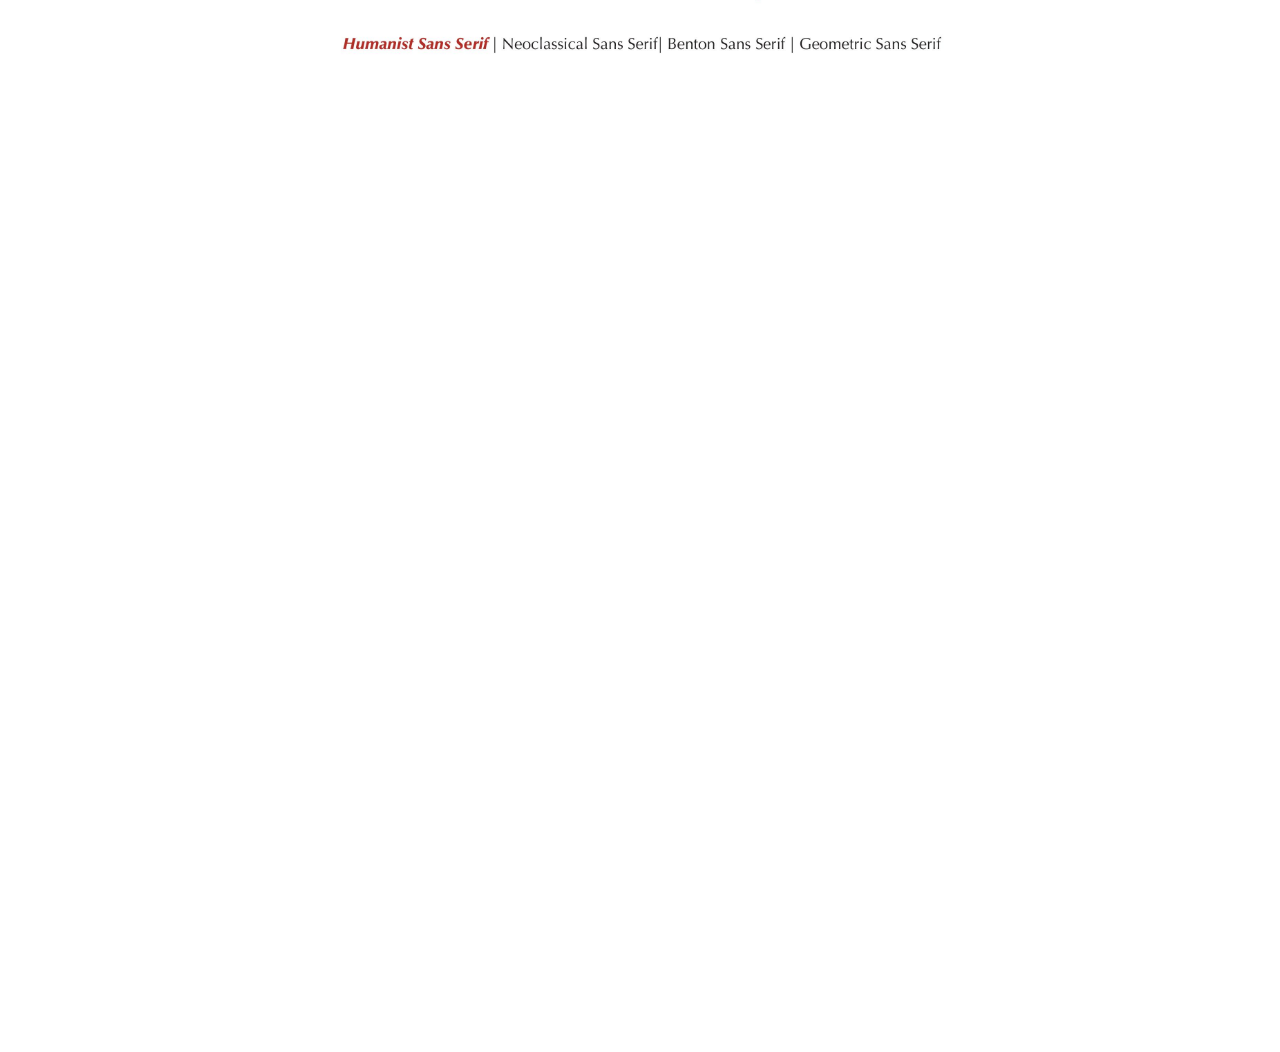
<file: optimapage.html>
<!DOCTYPE html>
<html lang="en">
<head>
  <meta charset="utf-8">
  <meta http-equiv="X-UA-Compatible" content="IE=edge">
  <meta name="viewport" content="width=device-width, initial-scale=1">
  <!-- The above 3 meta tags *must* come first in the head; any other head content must come *after* these tags -->

  <title>Elspeth Michaels Type Poster: Optima</title>

  <!-- Favicon -->
  <link href="assets/favicon.ico" rel="shortcut icon" />
  <link href="assets/apple-touch-icon.png" rel="apple-touch-icon" />

  <!-- Fonts -->
  <link href="https://fonts.googleapis.com/css?family=Muli:300,300i,400,400i" rel="stylesheet">
  <link href="assets/vendor/fontawesome/css/font-awesome.min.css" rel="stylesheet" />

  <!-- CSS -->
  <link href="assets/vendor/bootstrap/css/bootstrap.min.css" rel="stylesheet" />

  <!-- Main CSS-->
  <link href="assets/css/style.css" rel="stylesheet" />

  <!-- HTML5 shim and Respond.js for IE8 support of HTML5 elements and media queries -->
  <!-- WARNING: Respond.js doesn't work if you view the page via file:// -->
  <!--[if lt IE 9]>
    <script src="https://oss.maxcdn.com/html5shiv/3.7.2/html5shiv.min.js"></script>
    <script src="https://oss.maxcdn.com/respond/1.4.2/respond.min.js"></script>
  <![endif]-->
</head>

<body class="optima">

<nav>
  <div class="container">
    <div class="row">
      <div class="col-xs-6">
        <a href="index.html" class="current-parent logo em_logo">
          <img src="assets/images/portfolioImages/Logo/EM_logo_small.png" class="" alt="Elspeth Michaels Logo" />
        </a>
      </div> <!-- /.col-xs-6 -->
      <div class="col-xs-6">
        <div id="hamburger-icon">
          <div class="line line-1"></div>
          <div class="line line-2"></div>
          <div class="line line-3"></div>
        </div>
      </div> <!-- /.col-xs-6 -->
    </div> <!-- /.row -->
  </div> <!-- /.container -->
</nav>

<div class="navbar">
  <div class="container">
    <div class="navbar-header">
      <button type="button" class="navbar-toggle collapsed" data-toggle="collapse" data-target="#bs-example-navbar-collapse-1" aria-expanded="false">
        <span class="sr-only">Toggle navigation</span>
        <span class="icon-bar"></span>
        <span class="icon-bar"></span>
        <span class="icon-bar"></span>
      </button>
    </div> <!--navbar-header -->

    <div class="collapse navbar-collapse" id="bs-example-navbar-collapse-1">
      <ul class="nav navbar-nav navbar-right">

        <li class="dropdown">
          <a href="index.html" aria-haspopup="true" aria-expanded="false">Home</a>
        </li>

        <li class="dropdown">
          <a href="about.html" aria-haspopup="true" aria-expanded="false">About</a>
        </li>
<li class="dropdown">
          <a href="blog.html" aria-haspopup="true" aria-expanded="false">Blog</a>
        </li>

        <li class="dropdown">
          <a href="contact.html" aria-haspopup="true" aria-expanded="false">Contact </span></a>
          <ul class="dropdown-menu">
            <li><a href="contact.html">Contact 1</a></li>
            <li><a href="contact-2.html">Contact 2</a></li>
          </ul>
        </li>
      </ul>
    </div> <!-- /.collapse -->
  </div> <!-- /.container -->
</div> <!-- /.navbar -->

<div class="introduction page-1">


<div class="single-portfolio">
  <div class="container">

    <img src="assets/images/portfolioImages/graphicDesign/optima.jpg" class="img-responsive scroll-reveal" alt="Type Poster for Optima" />

    <h1 class="scroll-reveal">Type Poster: Optima</h1>
    <!-- <p class="info scroll-reveal">www.google.com / December 2016</p> -->

    <p class="scroll-reveal">Optima is best appreciated with a close eye, and works best printed in a large size. It's a font that also defies categorization, which I find fascinating. For my third poster, I wanted to explore the unique characteristics of Optima--its tapering terminals and ligatures that still maintain separate letter forms, just to name two!</p>

    <div class="row images">
      <div class="col-md-6 scroll-reveal">
        <!-- <img src="assets/images/single-portfolio-2.jpg" class="img-responsive" alt="" /> -->
      </div> <!-- /.col-md-6 -->

      <div class="col-md-6 scroll-reveal">
        <!-- <img src="assets/images/single-portfolio-3.jpg" class="img-responsive" alt="" /> -->
      </div> <!-- /.col-md-6 -->
    </div> <!-- /.row -->

    <!-- <p class="scroll-reveal">I’ve opened a door here that I regret. He’ll want to use your yacht, and I don’t want this thing smelling like fish. I’m a monster. There’s so many poorly chosen words in that sentence. I care deeply for nature. No, I did not kill Kitty. However, I am going to oblige and answer the nice officer’s questions because I am an honest man with no secrets to hide. Marry me. Did you enjoy your meal, Mom? You drank it fast enough. I care deeply for nature. As you may or may not know, Lindsay and I have hit a bit of a rough patch. First place chick is hot, but has an attitude, doesn’t date magicians. Not tricks, Michael, illusions.</p> -->

  </div> <!-- /.container -->
</div> <!-- /.single-portfolio -->

<footer>
  <nav class="scroll-reveal">
    <ul class="list-inline list-unstyled">
      <li><a href="index.html">Home</a></li>
      <li><a href="about.html">About</a></li>
      <li><a href="blog.html">Blog</a></li>
      <li><a href="contact.html">Contact</a></li>
    </ul>
  </nav>

  <ul class="social list-inline list-unstyled scroll-reveal">
 <!--    <li><a href="#"><i class="fa fa-facebook"></i></a></li>
    <li><a href="#"><i class="fa fa-twitter"></i></a></li>
    <li><a href="#"><i class="fa fa-instagram"></i></a></li>
    <li><a href="#"><i class="fa fa-dribbble"></i></a></li> -->
  </ul>

  <p class="copyright scroll-reveal">Copyright &copy; 2016 Createev All Rights Reserved.</p>
</footer>

</div> <!-- /.introduction .page-1 -->

<script src="assets/js/jquery-2.2.4.min.js"></script>
<script src="assets/vendor/bootstrap/js/bootstrap.min.js"></script>
<script src="assets/vendor/scroll-reveal/scrollreveal.min.js"></script>
<script src="assets/vendor/match-height/jquery.matchHeight-min.js"></script>
<script src="assets/contact-form/js/validator.min.js"></script>
<script src="assets/contact-form/js/form-scripts.js"></script>
<script src="assets/js/createev.js"></script>
</body>
</html>
</file>
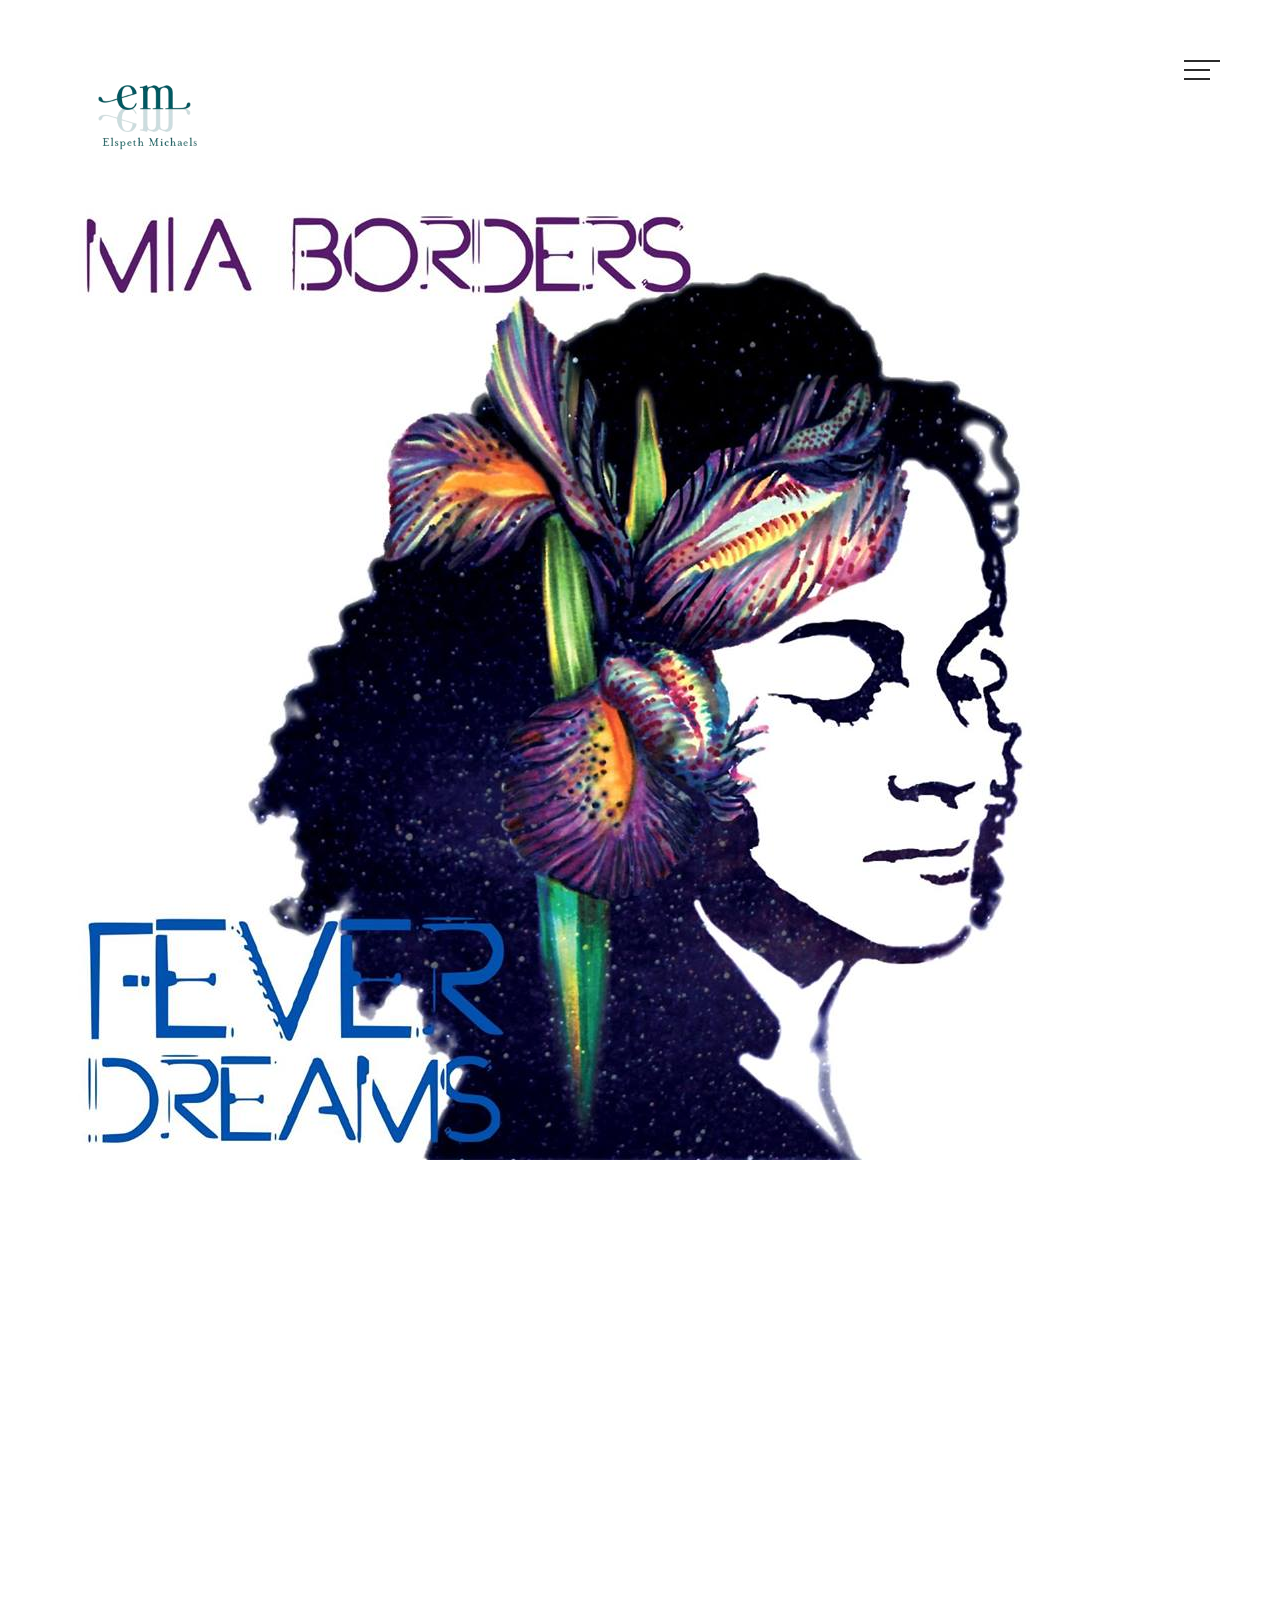
<file: single-portfolio.html>
<!DOCTYPE html>
<html lang="en">
<head>
  <meta charset="utf-8">
  <meta http-equiv="X-UA-Compatible" content="IE=edge">
  <meta name="viewport" content="width=device-width, initial-scale=1">
  <!-- The above 3 meta tags *must* come first in the head; any other head content must come *after* these tags -->

  <title>Elspeth Michaels Album Art</title>

  <!-- Favicon -->
  <link href="assets/favicon.ico" rel="shortcut icon" />
  <link href="assets/apple-touch-icon.png" rel="apple-touch-icon" />

  <!-- Fonts -->
  <link href="https://fonts.googleapis.com/css?family=Muli:300,300i,400,400i" rel="stylesheet">
  <link href="assets/vendor/fontawesome/css/font-awesome.min.css" rel="stylesheet" />

  <!-- CSS -->
  <link href="assets/vendor/bootstrap/css/bootstrap.min.css" rel="stylesheet" />

  <!-- Main CSS-->
  <link href="assets/css/style.css" rel="stylesheet" />

  <!-- HTML5 shim and Respond.js for IE8 support of HTML5 elements and media queries -->
  <!-- WARNING: Respond.js doesn't work if you view the page via file:// -->
  <!--[if lt IE 9]>
    <script src="https://oss.maxcdn.com/html5shiv/3.7.2/html5shiv.min.js"></script>
    <script src="https://oss.maxcdn.com/respond/1.4.2/respond.min.js"></script>
  <![endif]-->
</head>

<body class="mia">

<nav>
  <div class="container">
    <div class="row">
      <div class="col-xs-6">
        <!-- <a href="index.html" class="current-parent logo">Createev</a> -->
        <a href="index.html" class="current-parent logo em_logo">
          <img src="assets/images/portfolioImages/Logo/EM_logo_small.png" class="" alt="Elspeth Michaels Logo" />
        </a>
      </div> <!-- /.col-xs-6 -->
      <div class="col-xs-6">
        <div id="hamburger-icon">
          <div class="line line-1"></div>
          <div class="line line-2"></div>
          <div class="line line-3"></div>
        </div>
      </div> <!-- /.col-xs-6 -->
    </div> <!-- /.row -->
  </div> <!-- /.container -->
</nav>

<div class="navbar">
  <div class="container">
    <div class="navbar-header">
      <button type="button" class="navbar-toggle collapsed" data-toggle="collapse" data-target="#bs-example-navbar-collapse-1" aria-expanded="false">
        <span class="sr-only">Toggle navigation</span>
        <span class="icon-bar"></span>
        <span class="icon-bar"></span>
        <span class="icon-bar"></span>
      </button>
    </div> <!--navbar-header -->

    <div class="collapse navbar-collapse" id="bs-example-navbar-collapse-1">
      <ul class="nav navbar-nav navbar-right">

        <li class="dropdown">
          <a href="index.html" aria-haspopup="true" aria-expanded="false">Home</a>
        </li>

        <li class="dropdown">
          <a href="about.html" aria-haspopup="true" aria-expanded="false">About</a>
        </li>

        <li class="dropdown">
          <a href="blog.html" aria-haspopup="true" aria-expanded="false">Blog</a>
        </li>

        <li class="dropdown">
          <a href="contact.html" aria-haspopup="true" aria-expanded="false">Contact </span></a>
          <ul class="dropdown-menu">
            <li><a href="contact.html">Contact 1</a></li>
            <li><a href="contact-2.html">Contact 2</a></li>
          </ul>
        </li>
      </ul>
    </div> <!-- /.collapse -->
  </div> <!-- /.container -->
</div> <!-- /.navbar -->

<div class="introduction page-1">


<div class="single-portfolio">
  <div class="container">

    <img src="assets/images/portfolioImages/graphicDesign/mia_album.jpg" class="img-responsive scroll-reveal" alt="Album Art for "Fever Dreams" />

    <h1 class="scroll-reveal">Album Art for "Fever Dreams"</h1>
    <!-- <p class="info scroll-reveal">www.google.com / December 2016</p> -->

    <p class="scroll-reveal">I had the awesome opportunity to design the album art for Mia Borders, a singer-songwriter from New Orleans. "Fever Dreams" is her fifth studio album, which features a sonic blend of soul, r&b and pop rock. 

    The idea of the cover developed from listening to the title track, "Fever Dreams" and hearing from Mia herself about her process of writing and putting this project together. I drew an iris with Copic markers, and combined it with essentially a stencil of her face with Photoshop. In keeping with the dream theme, I made a layer mask over the image using a starry sky.</p>

    <div class="row images">
      <div class="col-md-6 scroll-reveal">
        <img src="assets/images/portfolioImages/graphicDesign/mia_cds.jpg" class="img-responsive" alt="CD stack of "Fever Dreams" />
      </div> <!-- /.col-md-6 -->

      <div class="col-md-6 scroll-reveal">
        <img src="assets/images/portfolioImages/graphicDesign/mia_vinyl.jpg" class="img-responsive" alt="Vinyl of "Fever Dreams" />
      </div> <!-- /.col-md-6 -->
    </div> <!-- /.row -->

    <!-- <p class="scroll-reveal">I’ve opened a door here that I regret. He’ll want to use your yacht, and I don’t want this thing smelling like fish. I’m a monster. There’s so many poorly chosen words in that sentence. I care deeply for nature. No, I did not kill Kitty. However, I am going to oblige and answer the nice officer’s questions because I am an honest man with no secrets to hide. Marry me. Did you enjoy your meal, Mom? You drank it fast enough. I care deeply for nature. As you may or may not know, Lindsay and I have hit a bit of a rough patch. First place chick is hot, but has an attitude, doesn’t date magicians. Not tricks, Michael, illusions.</p> -->

  </div> <!-- /.container -->
</div> <!-- /.single-portfolio -->

<footer>
  <nav class="scroll-reveal">
    <ul class="list-inline list-unstyled">
      <li><a href="index.html">Home</a></li>
      <li><a href="about.html">About</a></li>
      <li><a href="blog.html">Blog</a></li>
      <li><a href="contact.html">Contact</a></li>
    </ul>
  </nav>

  <ul class="social list-inline list-unstyled scroll-reveal">
    <!-- <li><a href="#"><i class="fa fa-facebook"></i></a></li>
    <li><a href="#"><i class="fa fa-twitter"></i></a></li>
    <li><a href="#"><i class="fa fa-instagram"></i></a></li>
    <li><a href="#"><i class="fa fa-dribbble"></i></a></li> -->
  </ul>

  <p class="copyright scroll-reveal">Copyright &copy; 2016 Createev All Rights Reserved.</p>
</footer>

</div> <!-- /.introduction .page-1 -->

<script src="assets/js/jquery-2.2.4.min.js"></script>
<script src="assets/vendor/bootstrap/js/bootstrap.min.js"></script>
<script src="assets/vendor/scroll-reveal/scrollreveal.min.js"></script>
<script src="assets/vendor/match-height/jquery.matchHeight-min.js"></script>
<script src="assets/contact-form/js/validator.min.js"></script>
<script src="assets/contact-form/js/form-scripts.js"></script>
<script src="assets/js/createev.js"></script>
</body>
</html>
</file>
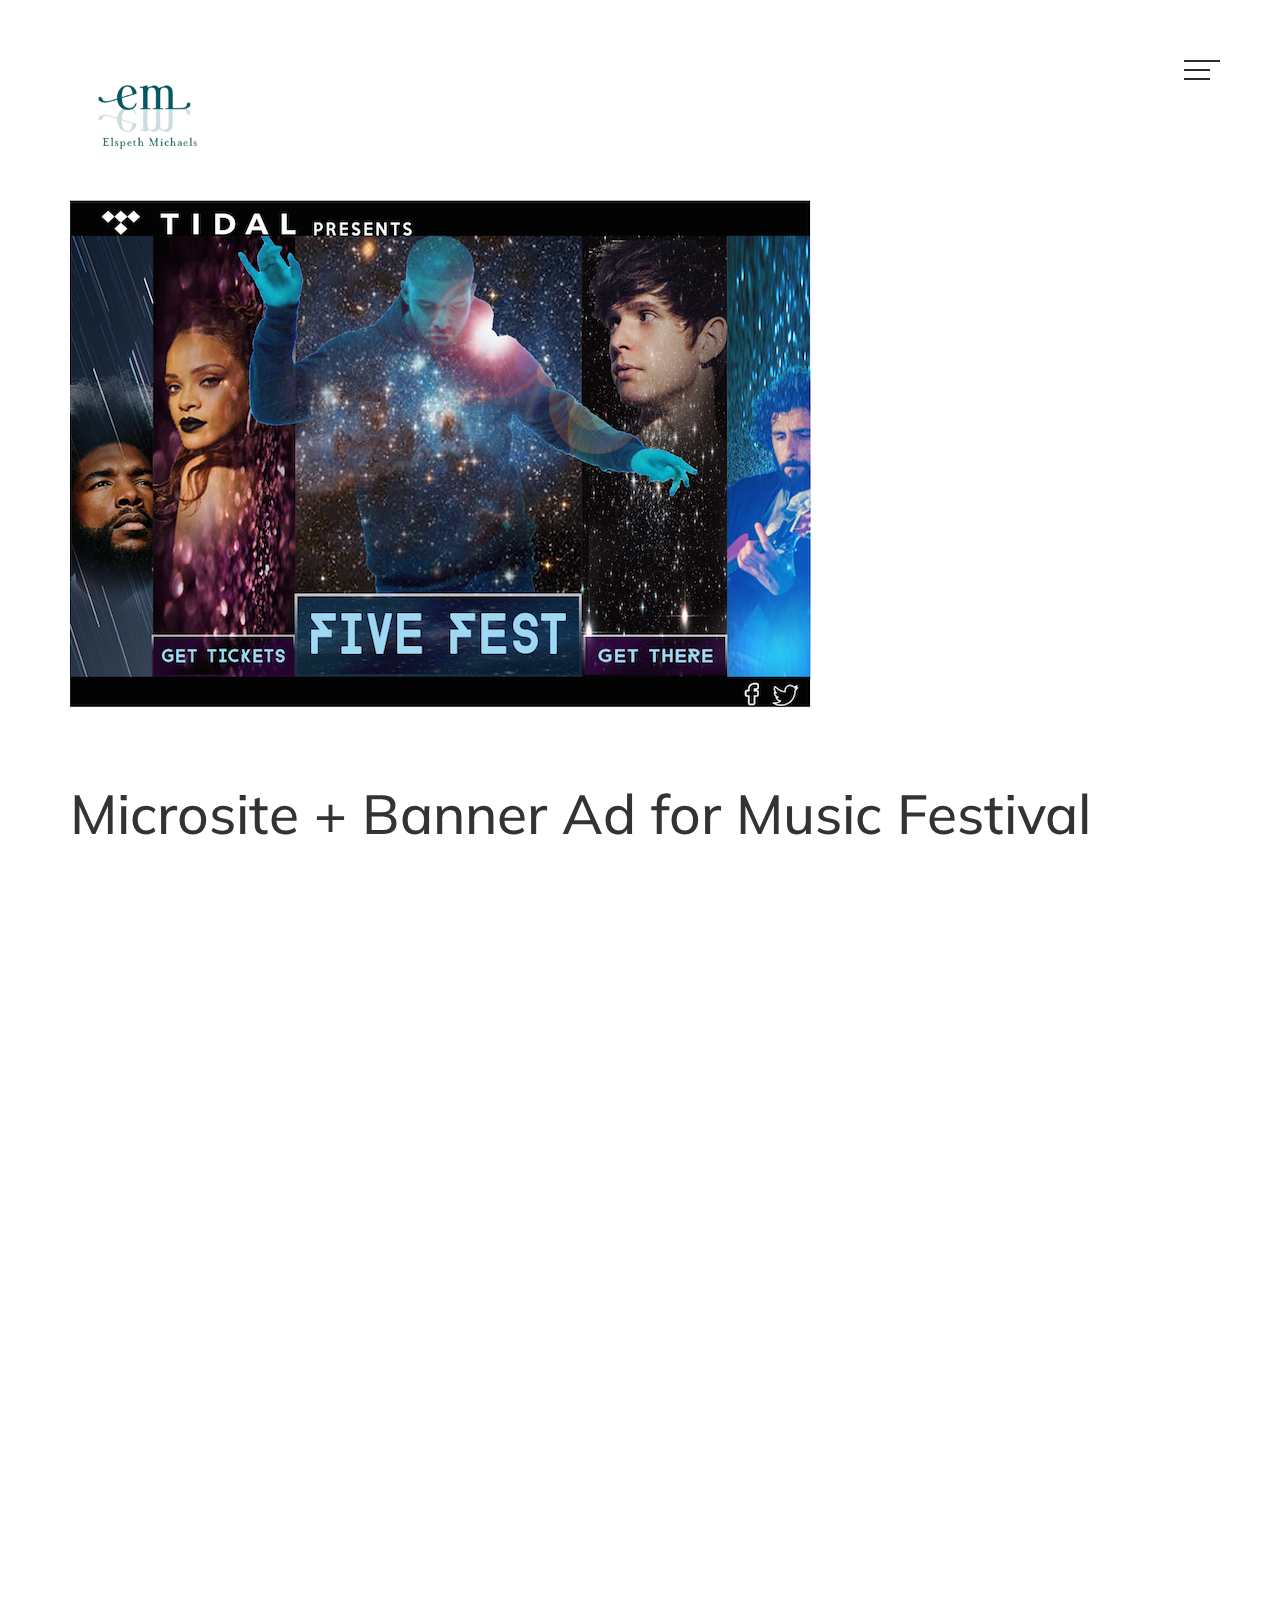
<file: tidal_microsite1page.html>
<!DOCTYPE html>
<html lang="en">
<head>
  <meta charset="utf-8">
  <meta http-equiv="X-UA-Compatible" content="IE=edge">
  <meta name="viewport" content="width=device-width, initial-scale=1">
  <!-- The above 3 meta tags *must* come first in the head; any other head content must come *after* these tags -->

  <title>Elspeth Michaels Microsite</title>

  <!-- Favicon -->
  <link href="assets/favicon.ico" rel="shortcut icon" />
  <link href="assets/apple-touch-icon.png" rel="apple-touch-icon" />

  <!-- Fonts -->
  <link href="https://fonts.googleapis.com/css?family=Muli:300,300i,400,400i" rel="stylesheet">
  <link href="assets/vendor/fontawesome/css/font-awesome.min.css" rel="stylesheet" />

  <!-- CSS -->
  <link href="assets/vendor/bootstrap/css/bootstrap.min.css" rel="stylesheet" />

  <!-- Main CSS-->
  <link href="assets/css/style.css" rel="stylesheet" />

  <!-- HTML5 shim and Respond.js for IE8 support of HTML5 elements and media queries -->
  <!-- WARNING: Respond.js doesn't work if you view the page via file:// -->
  <!--[if lt IE 9]>
    <script src="https://oss.maxcdn.com/html5shiv/3.7.2/html5shiv.min.js"></script>
    <script src="https://oss.maxcdn.com/respond/1.4.2/respond.min.js"></script>
  <![endif]-->
</head>

<body class="tidal">

<nav>
  <div class="container">
    <div class="row">
      <div class="col-xs-6">
        <!-- <a href="index.html" class="current logo">Createev</a> -->
        <a href="index.html" class="current-parent logo em_logo">
          <img src="assets/images/portfolioImages/Logo/EM_logo_small.png" class="" alt="Elspeth Michaels Logo" /> 
        </a>
      </div> <!-- /.col-xs-6 -->
      <div class="col-xs-6">
        <div id="hamburger-icon">
          <div class="line line-1"></div>
          <div class="line line-2"></div>
          <div class="line line-3"></div>
        </div>
      </div> <!-- /.col-xs-6 -->
    </div> <!-- /.row -->
  </div> <!-- /.container -->
</nav>

<div class="navbar">
  <div class="container">
    <div class="navbar-header">
      <button type="button" class="navbar-toggle collapsed" data-toggle="collapse" data-target="#bs-example-navbar-collapse-1" aria-expanded="false">
        <span class="sr-only">Toggle navigation</span>
        <span class="icon-bar"></span>
        <span class="icon-bar"></span>
        <span class="icon-bar"></span>
      </button>
    </div> <!--navbar-header -->

    <div class="collapse navbar-collapse" id="bs-example-navbar-collapse-1">
      <ul class="nav navbar-nav navbar-right">

        <li class="dropdown">
          <a href="index.html" aria-haspopup="true" aria-expanded="false">Home</a>
        </li>

        <li class="dropdown">
          
        <a href="about.html" aria-haspopup="true" aria-expanded="false">About</a>
          <!-- <a href="about.html" class="dropdown-toggle" data-toggle="dropdown" role="button" aria-haspopup="true" aria-expanded="false">About <span class="caret"></span></a>
          <ul class="dropdown-menu">
            <li><a href="about.html">About 1</a></li>
            <li><a href="about-2.html">About 2</a></li>
            <li><a href="about-3.html">About 3</a></li>
          </ul> -->
        </li>

        <li class="dropdown">
          <a href="blog.html" aria-haspopup="true" aria-expanded="false">Blog</span></a>
        </li>

        <li class="dropdown">
          <a href="contact.html" aria-haspopup="true" aria-expanded="false">Contact </span></a>
          <ul class="dropdown-menu">
            <li><a href="contact.html">Contact 1</a></li>
            <li><a href="contact-2.html">Contact 2</a></li>
          </ul>
        </li>
      </ul>
    </div> <!-- /.collapse -->
  </div> <!-- /.container -->
</div> <!-- /.navbar -->

<div class="introduction page-1">


<div class="single-portfolio">
  <div class="container">

    <img src="assets/images/portfolioImages/graphicDesign/tidal_microsite1.png" class="img-responsive scroll-reveal" alt="Microsite for Music Festival" />

    <h1 class="scroll-reveal">Microsite + Banner Ad for Music Festival</h1>
    <!-- <p class="info scroll-reveal">www.google.com / December 2016</p> -->

    <p class="scroll-reveal">This is a microsite for an imagined music festival, sponsored by the music streaming service Tidal. I wanted to promote my ideal music festival featuring my favorite artists. The celestial concept behind bringing together music's "5 brightest stars," was inspired by the constellation Perseus, which contains the 5 brightest stars seen from Earth, and is featured in both the microsite and gif background.

The microsite was 2 pages, the second page including more information about the festival. For this project, I also created an accompanying banner ad. [Disclaimer: I used the TIDAL logo purely for educational purposes as this was a class project.]</p>

    <div class="row images">
      <div class="col-md-6 scroll-reveal">
        <img src="assets/images/portfolioImages/graphicDesign/tidal_microsite2.png" class="img-responsive" alt="Microsite Page 2" />
      </div> <!-- /.col-md-6 -->

      <div class="col-md-6 scroll-reveal">
        <img src="assets/images/portfolioImages/graphicDesign/tidal.gif" class="img-responsive" alt="Gif of Tidal Music Festival" />
      </div> <!-- /.col-md-6 -->
    </div> <!-- /.row -->

   <!-- <p class="scroll-reveal">I’ve opened a door here that I regret. He’ll want to use your yacht, and I don’t want this thing smelling like fish. I’m a monster. There’s so many poorly chosen words in that sentence. I care deeply for nature. No, I did not kill Kitty. However, I am going to oblige and answer the nice officer’s questions because I am an honest man with no secrets to hide. Marry me. Did you enjoy your meal, Mom? You drank it fast enough. I care deeply for nature. As you may or may not know, Lindsay and I have hit a bit of a rough patch. First place chick is hot, but has an attitude, doesn’t date magicians. Not tricks, Michael, illusions.</p>

  </div> <!-- /.container -->
</div> <!-- /.single-portfolio -->

<footer>
  <nav class="scroll-reveal">
    <ul class="list-inline list-unstyled">
      <li><a href="index.html">Home</a></li>
      <li><a href="about.html">About</a></li>
      <li><a href="blog.html">Blog</a></li>
      <li><a href="contact.html">Contact</a></li>
    </ul>
  </nav>

  <ul class="social list-inline list-unstyled scroll-reveal">
    <!-- <li><a href="#"><i class="fa fa-facebook"></i></a></li>
    <li><a href="#"><i class="fa fa-twitter"></i></a></li>
    <li><a href="#"><i class="fa fa-instagram"></i></a></li>
    <li><a href="#"><i class="fa fa-dribbble"></i></a></li> -->
  </ul>

  <p class="copyright scroll-reveal">Copyright &copy; 2016 Createev All Rights Reserved.</p>
</footer>

</div> <!-- /.introduction .page-1 -->

<script src="assets/js/jquery-2.2.4.min.js"></script>
<script src="assets/vendor/bootstrap/js/bootstrap.min.js"></script>
<script src="assets/vendor/scroll-reveal/scrollreveal.min.js"></script>
<script src="assets/vendor/match-height/jquery.matchHeight-min.js"></script>
<script src="assets/contact-form/js/validator.min.js"></script>
<script src="assets/contact-form/js/form-scripts.js"></script>
<script src="assets/js/createev.js"></script>
</body>
</html>
</file>
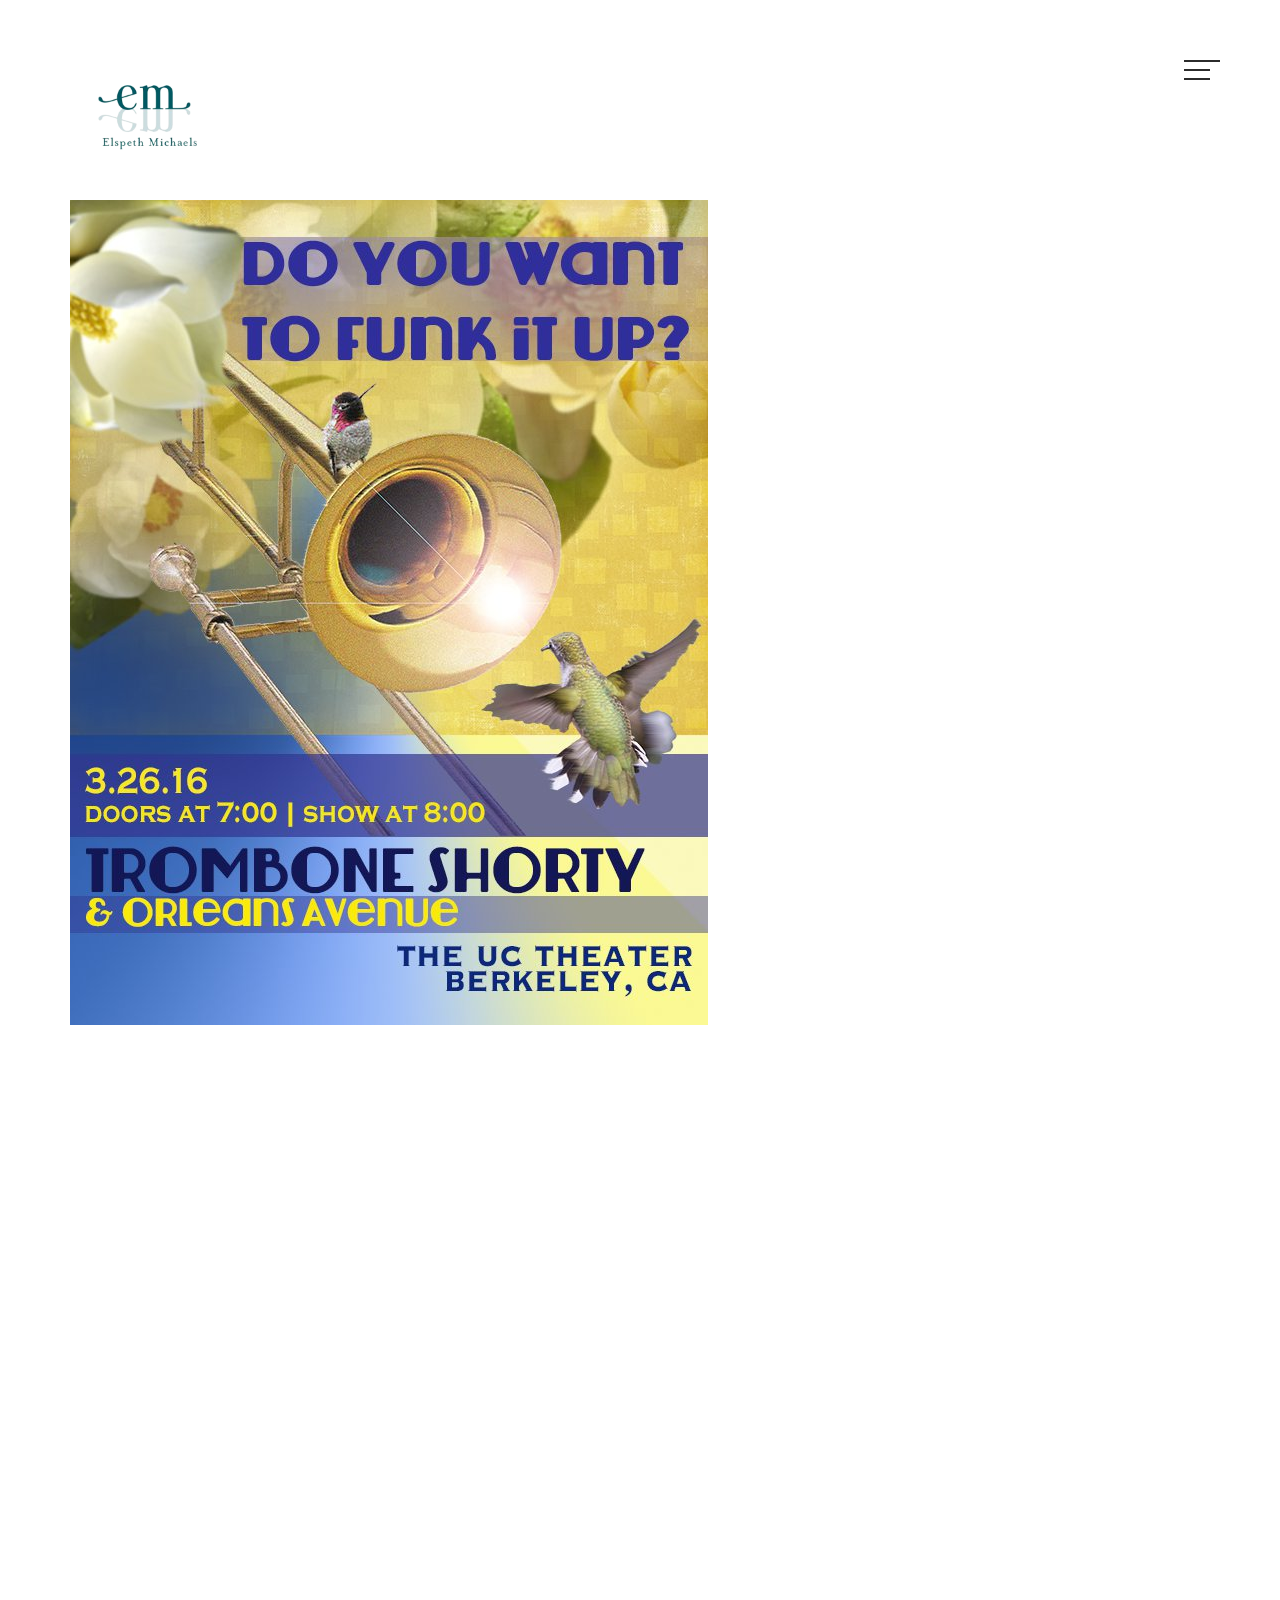
<file: tromboneshortypage.html>
<!DOCTYPE html>
<html lang="en">
<head>
  <meta charset="utf-8">
  <meta http-equiv="X-UA-Compatible" content="IE=edge">
  <meta name="viewport" content="width=device-width, initial-scale=1">
  <!-- The above 3 meta tags *must* come first in the head; any other head content must come *after* these tags -->

  <title>Elspeth Michaels Concert Poster</title>

  <!-- Favicon -->
  <link href="assets/favicon.ico" rel="shortcut icon" />
  <link href="assets/apple-touch-icon.png" rel="apple-touch-icon" />

  <!-- Fonts -->
  <link href="https://fonts.googleapis.com/css?family=Muli:300,300i,400,400i" rel="stylesheet">
  <link href="assets/vendor/fontawesome/css/font-awesome.min.css" rel="stylesheet" />

  <!-- CSS -->
  <link href="assets/vendor/bootstrap/css/bootstrap.min.css" rel="stylesheet" />

  <!-- Main CSS-->
  <link href="assets/css/style.css" rel="stylesheet" />

  <!-- HTML5 shim and Respond.js for IE8 support of HTML5 elements and media queries -->
  <!-- WARNING: Respond.js doesn't work if you view the page via file:// -->
  <!--[if lt IE 9]>
    <script src="https://oss.maxcdn.com/html5shiv/3.7.2/html5shiv.min.js"></script>
    <script src="https://oss.maxcdn.com/respond/1.4.2/respond.min.js"></script>
  <![endif]-->
</head>

<body class="trombone">

<nav>
  <div class="container">
    <div class="row">
      <div class="col-xs-6">
        <a href="index.html" class="current-parent logo em_logo">
          <img src="assets/images/portfolioImages/Logo/EM_logo_small.png" class="" alt="Elspeth Michaels Logo" />
        </a>
      </div> <!-- /.col-xs-6 -->
      <div class="col-xs-6">
        <div id="hamburger-icon">
          <div class="line line-1"></div>
          <div class="line line-2"></div>
          <div class="line line-3"></div>
        </div>
      </div> <!-- /.col-xs-6 -->
    </div> <!-- /.row -->
  </div> <!-- /.container -->
</nav>

<div class="navbar">
  <div class="container">
    <div class="navbar-header">
      <button type="button" class="navbar-toggle collapsed" data-toggle="collapse" data-target="#bs-example-navbar-collapse-1" aria-expanded="false">
        <span class="sr-only">Toggle navigation</span>
        <span class="icon-bar"></span>
        <span class="icon-bar"></span>
        <span class="icon-bar"></span>
      </button>
    </div> <!--navbar-header -->

    <div class="collapse navbar-collapse" id="bs-example-navbar-collapse-1">
      <ul class="nav navbar-nav navbar-right">

        <li class="dropdown">
          <a href="index.html" aria-haspopup="true" aria-expanded="false">Home</a>
        </li>

        <li class="dropdown">
          <a href="about.html" aria-haspopup="true" aria-expanded="false">About</a>
        </li>

        <li class="dropdown">
          <a href="blog.html" aria-haspopup="true" aria-expanded="false">Blog</a>
        </li>

        <li class="dropdown">
          <a href="contact.html" aria-haspopup="true" aria-expanded="false">Contact </span></a>
          <ul class="dropdown-menu">
            <li><a href="contact.html">Contact 1</a></li>
            <li><a href="contact-2.html">Contact 2</a></li>
          </ul>
        </li>
      </ul>
    </div> <!-- /.collapse -->
  </div> <!-- /.container -->
</div> <!-- /.navbar -->

<div class="introduction page-1">


<div class="single-portfolio">
  <div class="container">

    <img src="assets/images/portfolioImages/graphicDesign/tromboneShorty.jpg" class="img-responsive scroll-reveal" alt="Concert Poster for Trombone Shorty" />

    <h1 class="scroll-reveal">Concert Poster</h1>
    <!-- <p class="info scroll-reveal">www.google.com / December 2016</p> -->

    <p class="scroll-reveal">I designed a concert poster for New Orleans jazz musician Trombone Shorty, ideally as a magazine advertisement. This was an assignment for my Photoshop class, where I incorporated gradients, layer masks, and transparent blocks of color to organize this composition. </p>

    <div class="row images">
      <div class="col-md-6 scroll-reveal">
        <img src="assets/images/portfolioImages/graphicDesign/stairwrap.png" class="img-responsive" alt="Stair-wrap for Trombone Shorty concert" />
      </div> <!-- /.col-md-6 -->

      <div class="col-md-6 scroll-reveal">
        <!-- <img src="assets/images/single-portfolio-3.jpg" class="img-responsive" alt="" /> -->
      </div> <!-- /.col-md-6 -->
    </div> <!-- /.row -->

    <p class="scroll-reveal">This stair-wrap image is to help envision what this poster would look like in a large scale context and in pieces, while still maintaining a visually coherent image.</p>

  </div> <!-- /.container -->
</div> <!-- /.single-portfolio -->

<footer>
  <nav class="scroll-reveal">
    <ul class="list-inline list-unstyled">
      <li><a href="index.html">Home</a></li>
      <li><a href="about.html">About</a></li>
      <li><a href="blog.html">Blog</a></li>
      <li><a href="contact.html">Contact</a></li>
    </ul>
  </nav>

  <ul class="social list-inline list-unstyled scroll-reveal">
    <!-- <li><a href="#"><i class="fa fa-facebook"></i></a></li>
    <li><a href="#"><i class="fa fa-twitter"></i></a></li>
    <li><a href="#"><i class="fa fa-instagram"></i></a></li>
    <li><a href="#"><i class="fa fa-dribbble"></i></a></li> -->
  </ul>

  <p class="copyright scroll-reveal">Copyright &copy; 2016 Createev All Rights Reserved.</p>
</footer>

</div> <!-- /.introduction .page-1 -->

<script src="assets/js/jquery-2.2.4.min.js"></script>
<script src="assets/vendor/bootstrap/js/bootstrap.min.js"></script>
<script src="assets/vendor/scroll-reveal/scrollreveal.min.js"></script>
<script src="assets/vendor/match-height/jquery.matchHeight-min.js"></script>
<script src="assets/contact-form/js/validator.min.js"></script>
<script src="assets/contact-form/js/form-scripts.js"></script>
<script src="assets/js/createev.js"></script>
</body>
</html>
</file>
<file: assets/css/style.css>
/*
Template Name: Createev
Theme URI: http://wearekllr.com/demos/createev
Author: KLLR (Rodbor)
Author URI: http://themes.wearekllr.com/
Description: Bootstrap HTML portfolio template for creatives.
Version: 1.0
Support: https://kllr.ticksy.com
*/
/*--------------------------------------------------------------
>>> TABLE OF CONTENTS:
----------------------------------------------------------------
01. Typography
02. Buttons
03. Generic items
04. Navigation
05. Nav animation
06. Intro
07. Portfolio
08. About
09. Blog
10. Contact
11. Footer
12. Media queries

--------------------------------------------------------------*/


/*--------------------------------------------------------------
01. Typography
--------------------------------------------------------------*/

body.trombone .introduction {
  transform-origin: 50% 95%;
}

body.heart .introduction {
  transform-origin: 50% 125%;
}

body.tidal .introduction {
  transform-origin: 50% 100%;
}

body.optima .introduction {
  transform-origin: 50% 73%;
}

body.baskerville .introduction {
  transform-origin: 50% 72%;
}

body.eaves .introduction {
  transform-origin: 50% 72%;
}

body.mia .introduction {
  transform-origin: 50% 77%;
}


body.brain .introduction {
  transform-origin: 50% 113%;
}

.em_logo img{
  height: 100px;
}

body {
  font-family: 'Muli', sans-serif;
}

h1 {
  font-size: 55px;
  line-height: 1.3em;
  margin: 0;
}

.page h1 {
  font-size: 70px;
}

h2 {
  font-size: 50px;
  margin-top: 0;
}

h3 {
  font-size: 24px;
}

p {
  font-size: 16px;
  line-height: 1.6em;
}

.page header {
  margin-bottom: 70px;
}

.page header h1 {
  line-height: 1em;
  margin-bottom: 10px;
}

.page header .sub-heading {
  color: #848484;
  font-size: 28px;
  margin-bottom: 30px;
}

.page header p {
  color: #848484;
  font-size: 18px;
  width: 50%;
}



/*--------------------------------------------------------------
02. Buttons
--------------------------------------------------------------*/

.btn {
  font-size: 12px;
  letter-spacing: 1px;
  text-transform: uppercase;
  border-radius: 3px;
  transition: all ease-in-out 300ms;
  -webkit-transition: all ease-in-out 300ms;
}

.btn-default {
  background-color: #fD4c57;
  color: #fff;
  padding: 14px 28px;
  border: none;
}

.btn-default:hover {
  background-color: #fff;
  color: #2b2b2b;
  -webkit-box-shadow: 0 0 0 1px #fD4c57;
  box-shadow: 0 0 0 1px #fD4c57;
}

.btn-default.disabled {
  color: #fff;
}

.btn-default.disabled:hover {
  background-color: #fD4c57;
  opacity: 0.8;
}

.btn-border {
  background-color: transparent;
  font-size: 11px;
  border: 1px solid #848484;
  padding: 10px 20px;
}

.btn-border:hover {
  background-color: #848484;
  color: #fff;
}



/*--------------------------------------------------------------
03. Generic items
--------------------------------------------------------------*/

body {
/*  background: #ff7e5f;*/
/*background: blue;*/
  /* fallback for old browsers */
  background: -webkit-linear-gradient(to left, #137996, #7CBFD2 40%, #BFB4E5);
  background: linear-gradient(to left, #137996, #7CBFD2 40%, #BFB4E5);
}

.social {
  margin-bottom: 40px;
}

.social i {
  font-size: 18px;
  transition: all ease-in-out 300ms;
  -webkit-transition: all ease-in-out 300ms;
}

.social i:hover {
  -webkit-transform: translateY(-3px);
  transform: translateY(-3px);
}

.social a {
  color: #2b2b2b;
}

.social li {
  margin-left: 6px;
  margin-right: 6px;
}

.no-gutter > [class*='col-'] {
  padding-right: 0;
  padding-left: 0;
}

/* centered columns styles */

.row-centered {
  text-align: center;
}

.col-centered {
  display: inline-block;
  float: none;
  text-align: left;
  margin-right: -4px;
}



/*--------------------------------------------------------------
04. Navigation
--------------------------------------------------------------*/

nav {
  padding-top: 60px;
  position: relative;
  z-index: 100;
}

.logo {
  color: #2b2b2b;
  font-size: 20px;
  letter-spacing: 2px;
  text-transform: uppercase;
}

.logo:hover {
  color: #2b2b2b;
  text-decoration: none;
}

.navbar-right {
  margin-right: -25px;
}

.navbar {
  position: relative;
  z-index: 1000;
}

.navbar .navbar-nav > li > a {
  color: #fff;
  font-size: 14px;
  letter-spacing: 1px;
  text-transform: uppercase;
  padding-left: 25px;
  padding-right: 25px;
}

.navbar-nav {
  opacity: 0;
  margin-top: -38px;
  margin-right: 80px;
}

.nav > li > a:focus,
.nav > li > a:hover,
.nav > li > a:active {
  background-color: transparent;
}

.nav .open > a,
.nav .open > a:focus,
.nav .open > a:hover {
  background-color: #fff;
  color: #2b2b2b !important;
  border-radius: 2px 2px 0 0;
}

.dropdown-menu {
  border: none;
  margin-top: 10px;
  padding-top: 10px;
  padding-bottom: 10px;
  -webkit-box-shadow: 0 6px 12px rgba(0, 0, 0, 0.07);
  box-shadow: 0 6px 12px rgba(0, 0, 0, 0.07);
}

.dropdown-menu > li > a {
  color: #2b2b2b;
  font-size: 12px;
  letter-spacing: 1px;
  text-transform: uppercase;
  padding-top: 11px;
  padding-bottom: 11px;
}

.navbar-nav > li > .dropdown-menu {
  border-radius: 2px 0 2px 2px;
}

#hamburger-icon {
  cursor: pointer;
  width: 26px;
  height: 18px;
  position: relative;
  display: block;
  float: right;
}

#hamburger-icon .line {
  display: block;
  background: #2b2b2b;
  width: 26px;
  height: 2px;
  position: absolute;
  left: 0;
  transition: all 0.4s;
}

#hamburger-icon .line.line-1 {
  top: 0;
  width: 36px;
}

#hamburger-icon .line.line-2 {
  top: 50%;
}

#hamburger-icon .line.line-3 {
  top: 100%;
}

#hamburger-icon:hover .line-1, #hamburger-icon:focus .line-1 {
  transform: translateY(-1px);
}

#hamburger-icon:hover .line-3, #hamburger-icon:focus .line-3 {
  transform: translateY(1px);
}

#hamburger-icon.active .line-1 {
  transform: translateY(9px) translateX(0) rotate(45deg);
  width: 26px;
}

#hamburger-icon.active .line-2 {
  opacity: 0;
}

#hamburger-icon.active .line-3 {
  transform: translateY(-9px) translateX(0) rotate(-45deg);
}



/*--------------------------------------------------------------
05. Nav animation
--------------------------------------------------------------*/

body.show .introduction {
  box-shadow: 0 -10px 10px 4px rgba(0, 0, 0, 0.11);
  transform: scale(0.9, 0.9);
}

body.show .navbar-nav {
  opacity: 1;
}

body.show .logo {
  color: #fff;
}

body.show #hamburger-icon .line {
  background-color: #fff;
}

.introduction {
  background-color: #fff;
  position: absolute;
  left: 0;
  right: 0;
  top: 0;
  height: auto;
  float: left;
  box-shadow: 0 -10px 10px 0px rgba(0, 0, 0, 0.075);
  transition: all .3s;
}

body.home-page .introduction {
  transform-origin: 50% 75%;
}

body.page-single-portfolio .introduction {
  transform-origin: 50% 65%;
}

body.page-about .introduction {
  /*transform-origin: 50% 30%;*/
  transform-origin: 50% 58%;
}

body.page-about-2 .introduction {
  transform-origin: 50% 60%;
}

body.page-about-3 .introduction {
  transform-origin: 50% 60%;
}

body.page-blog-1 .introduction {
  transform-origin: 50% 66.5%;
}

body.page-blog-2 .introduction {
  transform-origin: 50% 60%;
}

body.page-blog-3 .introduction {
  transform-origin: 50% 90%;
}

body.page-contact-1 .introduction {
  transform-origin: 50% 113%;
}

body.page-contact-2 .introduction {
  transform-origin: 50% 85%;
}



/*--------------------------------------------------------------
06. Intro
--------------------------------------------------------------*/

.intro {
  padding-top: 250px;
  padding-bottom: 80px;
}

.intro p {
  color: #848484;
  font-size: 18px;
  line-height: 1.65em;
  margin-top: 50px;
}

.intro-2 {
  text-align: center;
  padding-top: 200px;
  padding-bottom: 120px;
}

.intro-2 h1 {
  margin-bottom: 35px;
}

.intro-2 p {
  width: 75%;
  margin-left: auto;
  margin-right: auto;
}

.intro-2 .social {
  margin-top: 40px;
  margin-bottom: 0;
}



/*--------------------------------------------------------------
07. Portfolio
--------------------------------------------------------------*/

.portfolio a {
  display: block;
  position: relative;
}

.portfolio a:hover .overlay {
  opacity: 1;
}

.portfolio img {
  margin-left: auto;
  margin-right: auto;
}

.overlay {
  background-color: rgba(255, 255, 255, 0.92);
  color: #2b2b2b;
  text-align: center;
  position: absolute;
  display: flex;
  display: -webkit-flex;
  top: 0;
  bottom: 0;
  left: 0;
  right: 0;
  opacity: 0;
  transition: all ease-in-out 300ms;
  -webkit-transition: all ease-in-out 300ms;
}

.overlay-content {
  margin: auto auto;
}

.overlay-content h3 {
  font-size: 26px;
  margin-bottom: 14px;
}

.single-portfolio {
  padding-top: 200px;
  padding-bottom: 60px;
}

.single-portfolio h1 {
  font-size: 55px;
  margin-top: 70px;
  margin-bottom: 15px;
}

.single-portfolio .info {
  color: #2b2b2b;
  font-size: 16px;
  margin-bottom: 50px;
}

.single-portfolio p {
  color: #848484;
  font-size: 20px;
}

.single-portfolio .images {
  margin-top: 70px;
  margin-bottom: 60px;
}



/*--------------------------------------------------------------
08. About
--------------------------------------------------------------*/

.about {
  padding-top: 250px;
}

.about h2 {
  text-align: center;
}

.about-text {
  margin-top: 95px;
  margin-bottom: 110px;
}

.about-text p {
  color: #848484;
  font-size: 20px;
  line-height: 1.6em;
  margin-bottom: 40px;
}

.sub-section {
  margin-bottom: 150px;
}

.sub-section h2,
  .sub-section .sub-heading {
  text-align: center;
}

.sub-section .sub-heading {
  color: #848484;
  font-size: 18px;
  margin-bottom: 75px;
}

.studio img {
  margin-left: auto;
  margin-right: auto;
}

.service-box {
  background-color: #fafafa;
  text-align: center;
  padding-top: 45px;
  height: 228px;
  margin-bottom: 30px;
}

.service-box i {
  color: #cdcdcd;
  font-size: 90px;
}

.team-member {
  position: relative;
  margin-bottom: 30px;
}

.team-member:hover .team-info-overlay {
  opacity: 1;
}

.team-info-overlay {
  background-color: rgba(255, 255, 255, 0.92);
  color: #2b2b2b;
  opacity: 0;
  position: absolute;
  top: 0;
  bottom: 0;
  left: 0;
  right: 0;
  display: flex;
  display: -webkit-flex;
  transition: all ease-in-out 300ms;
  -webkit-transition: all ease-in-out 300ms;
}

.team-info-content {
  text-align: center;
  margin: auto auto;
}

.team-info-content p {
  font-size: 26px;
}

.team-info-content i {
  color: #2b2b2b;
  font-size: 18px;
}

.testimonials {
  background-color: #f8f8f8;
  padding-top: 100px;
  padding-bottom: 100px;
  margin-bottom: 30px;
}

#testimonials-carousel {
  text-align: center;
}

#testimonials-carousel .carousel-indicators {
  top: 220px;
}

#testimonials-carousel .carousel-indicators li {
  background-color: #d8d8d8;
}

#testimonials-carousel p {
  font-size: 20px;
  font-style: italic;
  line-height: 1.8em;
  margin-bottom: 30px;
  width: 70%;
  margin-left: auto;
  margin-right: auto;
}

#testimonials-carousel img {
  margin-left: auto;
  margin-right: auto;
}

#testimonials-carousel .author {
  font-size: 16px;
  margin-top: 20px;
}

.about-2 {
  padding-top: 200px;
}

.about-2 h2 {
  font-size: 38px;
  text-align: left;
}

.about-2 .sub-section {
  padding-top: 100px;
  padding-bottom: 100px;
  margin-bottom: 0;
  border-bottom: 1px solid #efefef;
}

.about-2 .about-intro p {
  color: #848484;
  font-size: 20px;
}

.about-2 .skills {
  padding-bottom: 40px;
}

.about-2 .skills i {
  font-size: 28px;
}

.about-2 .skills h3 {
  font-size: 18px;
  letter-spacing: 1px;
  text-transform: uppercase;
}

.about-2 .skills p {
  color: #848484;
  font-size: 16px;
  margin-bottom: 65px;
}

.about-2 .testimonials {
  background-color: #fff;
  padding-bottom: 40px;
  border: none;
}

.about-2 .testimonials .text {
  color: #848484;
  font-style: italic;
}

.about-2 .testimonials .author {
  font-size: 16px;
  margin-bottom: 60px;
}

.about-3 {
  padding-top: 200px;
}

.about-3-intro {
  background-color: #f8f8f8;
  padding: 60px;
}

.about-3-intro p {
  font-size: 18px;
}

.about-3-intro .social {
  margin-top: 30px;
  margin-bottom: 0;
}

.about-3-intro .social a {
  color: #2b2b2b;
}

.about-3-intro .social li {
  padding-left: 2px;
  padding-right: 2px;
}

.about-3 h2 {
  font-size: 50px;
}

.about-3 .sub-heading {
  margin-bottom: 90px;
}

.about-3 .skills {
  text-align: center;
  padding-top: 120px;
  padding-bottom: 0;
  margin-bottom: 80px;
}

.about-3 .skills i {
  font-size: 28px;
  margin-bottom: 8px;
}

.about-3 .skills h3 {
  font-size: 22px;
  letter-spacing: 1px;
  text-transform: uppercase;
  margin-bottom: 15px;
}

.about-3 .skills p {
  color: #848484;
  font-size: 18px;
}

.about-3 .skills .col-md-6 {
  margin-bottom: 60px;
}



/*--------------------------------------------------------------
09. Blog
--------------------------------------------------------------*/

.blog {
  padding-top: 250px;
}

.blog header {
  text-align: center;
  margin-bottom: 100px;
}

.blog header p {
  margin-left: auto;
  margin-right: auto;
}

.blog .post {
  margin-bottom: 130px;
}

.blog .post-content {
  padding: 50px;
  border: 2px solid #f0f0f0;
  border-top: none;
}

.blog .post-info,
.blog h2 {
  text-align: center;
}

.blog .post-info {
  color: #848484;
  font-size: 16px;
  margin-bottom: 30px;
}

.blog h2 {
  font-size: 32px;
  margin-bottom: 40px;
}

.blog .excerpt {
  color: #848484;
  line-height: 1.7em;
  margin-bottom: 20px;
}

.blog .read-more {
  color: #2b2b2b;
  font-size: 16px;
}

.blog-2 header {
  text-align: left;
}

.blog-2 header p {
  margin-left: 0;
}

.blog-2 .post {
  margin-bottom: 80px;
}

.blog-2 .post-info,
.blog-2 h2 {
  text-align: left;
}

.blog-2 .post-info {
  margin-bottom: 0;
}

.blog-2 h2 {
  font-size: 28px;
  margin-top: 15px;
  margin-bottom: 25px;
}

.blog-3 header {
  text-align: left;
}

.blog-3 header p {
  margin-left: 0;
}

.blog-3 .post {
  border: 2px solid #f0f0f0;
  padding: 42px;
  margin-bottom: 30px;
}

.blog-3 h2,
.blog-3 .post-info {
  text-align: left;
}

.blog-3 h2 {
  font-size: 28px;
  margin-top: 0;
  margin-bottom: 14px;
}

.blog-3 .post-info {
  font-style: italic;
}

.blog-3 .excerpt {
  font-size: 16px;
  margin-bottom: 25px;
}

.single-post {
  padding-top: 220px;
}

.single-post header p.author {
  font-size: 18px;
}

.single-post header img {
  margin-top: 60px;
}

.single-post h1 {
  font-size: 42px;
}

.single-post .lead {
  font-size: 24px;
  line-height: 1.6em;
}

.single-post .text {
  font-size: 16px;
  margin-bottom: 30px;
}

.single-post .post-image {
  margin-top: 50px;
  margin-bottom: 50px;
}

.single-post .quote {
  font-size: 28px;
  font-style: italic;
  text-align: center;
  margin-top: 40px;
  margin-bottom: 40px;
}

.single-post .tags {
  margin-top: 50px;
}

.single-post .tags li {
  margin-bottom: 30px;
}

.single-post .tags a {
  background-color: #f8f8f8;
  color: #2b2b2b;
  padding: 9px 20px;
  transition: all ease-in-out 300ms;
  -webkit-transition: all ease-in-out 300ms;
}

.single-post .tags a:hover {
  background-color: #2b2b2b;
  color: #fff;
  text-decoration: none;
}

.comments {
  background-color: #f8f8f8;
  margin-top: 70px;
  padding-top: 60px;
  padding-bottom: 100px;
}

.comments h3 {
  margin-bottom: 50px;
}

.comments label {
  font-size: 16px;
  font-weight: 400;
  margin-bottom: 10px;
}

.comments .form-control {
  border-radius: 0;
  border-color: #848484;
  -webkit-box-shadow: none;
  box-shadow: none;
}

.comments input {
  height: 50px;
  margin-bottom: 40px;
}

.comments form {
  margin-bottom: 75px;
}

.comment .media-heading {
  font-size: 18px;
  margin-top: 5px;
  margin-bottom: 5px;
}

.comment .time {
  color: #848484;
  font-size: 14px;
}

.comment .text {
  margin-top: 20px;
}



/*--------------------------------------------------------------
10. Contact
--------------------------------------------------------------*/

.contact {
  padding-top: 250px;
}

.contact .sub-section {
  margin-top: 90px;
  margin-bottom: 50px;
}

.contact-info {
  background-color: #f8f8f8;
  padding: 45px 45px 20px 45px;
}

.contact-info p {
  font-size: 16px;
  line-height: 1.7em;
  margin-bottom: 25px;
}

.contact-form p {
  margin-bottom: 30px;
}

.contact-form label {
  font-size: 16px;
  font-weight: 400;
  margin-bottom: 10px;
}

.contact-form .form-control {
  border-radius: 0;
  border-color: #848484;
  -webkit-box-shadow: none;
  box-shadow: none;
}

.contact-form input {
  height: 50px;
  margin-bottom: 40px;
}

.contact-form button {
  margin-top: 10px;
}

.contact-2 header {
  text-align: center;
  margin-bottom: 90px;
}

.contact-2 header p {
  margin-left: auto;
  margin-right: auto;
}

.contact-2 .col-centered {
  vertical-align: top;
}

.contact-2 .contact-form {
  margin-top: 90px;
}

.contact-2-info {
  background-color: #f8f8f8;
  text-align: center;
  padding: 30px;
  height: 175px;
  display: flex;
  display: -webkit-flex;
}

.contact-2-info .content {
  margin: auto auto;
}

.contact-2-info i {
  color: #cecece;
  font-size: 45px;
  margin-bottom: 10px;
}

.contact-2-info p {
  font-size: 16px;
}



/*--------------------------------------------------------------
11. Footer
--------------------------------------------------------------*/

footer {
  text-align: center;
  padding-top: 60px;
  padding-bottom: 30px;
  position: relative;
  z-index: 0;
}

footer a {
  color: #2b2b2b;
}

footer nav {
  margin-bottom: 45px;
}

footer nav a {
  font-size: 16px;
  padding-left: 15px;
  padding-right: 15px;
  transition: all ease-in-out 300ms;
  -webkit-transition: all ease-in-out 300ms;
}

footer nav a:hover {
  text-decoration: none;
  opacity: 0.7;
}

.copyright {
  color: #848484;
  font-size: 12px;
}



/*--------------------------------------------------------------
12. Media queries
--------------------------------------------------------------*/

@media only screen and (max-width: 1200px) {
  .intro-1 h1 {
    font-size: 40px;
  }

  .intro-1 p {
    margin-top: 0;
  }

  .page header p {
    width: 100%;
  }

  .about-3-intro {
    padding: 40px;
  }

  .about-3-intro p {
    font-size: 16px;
  }
}


@media only screen and (max-width: 992px) {
  .intro-1 h1 {
    margin-bottom: 40px;
  }

  .intro-2 p {
    width: 100%;
  }

  #testimonials-carousel p {
    width: 100%;
  }

  #testimonials-carousel .carousel-indicators {
    top: 230px;
  }

  .about-2 h2 {
    text-align: center;
    margin-bottom: 50px;
  }

  .about-2 .skills,
  .about-2 .testimonials {
    text-align: center;
  }

  .about-3 img {
    margin-left: auto;
    margin-right: auto;
    margin-bottom: 30px;
  }

  .contact-1 .contact-info {
    margin-top: 50px;
  }

  .col-centered {
    width: 100%;
  }

  .contact-2 .col-md-3 {
    margin-bottom: 30px;
  }

  .single-portfolio .images img {
    margin-left: auto;
    margin-right: auto;
    margin-bottom: 30px;
  }
}


@media only screen and (max-width: 767px) {
  body {
    /*background: #ff7e5f;*/
    /*background: blue;*/
    background: -webkit-linear-gradient(to left, #137996, #7CBFD2 40%, #BFB4E5);
    background: linear-gradient(to left, #137996, #7CBFD2 40%, #BFB4E5);
  }

  .introduction {
    position: relative;
    margin-top: -20px;
  }

  #hamburger-icon {
    display: none;
  }

  nav {
    padding-top: 35px;
  }

  .logo {
    color: #fff;
  }

  .navbar-nav {
    opacity: 1;
  }

  .navbar {
    margin-bottom: 0;
  }

  .navbar-collapse {
    text-align: center;
    margin-bottom: 20px;
  }

  ul.nav.navbar-nav.navbar-right {
    margin-left: auto;
    margin-right: auto;
  }

  .navbar-toggle {
    margin-top: -36px;
  }

  .navbar-toggle .icon-bar {
    background-color: #fff;
  }

  .nav > li:first-child {
    margin-top: 45px;
  }

  .navbar .navbar-nav > li > a,
  .dropdown-menu > li > a {
    color: #fff;
    text-align: center;
  }

  .dropdown-menu > li > a {
    margin-left: -6px;
  }

  .intro {
    padding-top: 150px;
  }

  .studio img {
    margin-bottom: 30px;
  }

  .team img {
    margin-left: auto;
    margin-right: auto;
  }

  #testimonials-carousel .carousel-indicators {
    top: 280px;
  }

  .page {
    padding-top: 80px;
  }
}


@media only screen and (max-width: 460px) {
  .intro-2 h1 {
    font-size: 40px;
  }

  .blog .post-content {
    padding: 30px;
  }

  footer nav a {
    padding-left: 7px;
    padding-right: 7px;
  }
}


@media only screen and (max-width: 415px) {
  #testimonials-carousel .carousel-indicators {
    top: 300px;
  }
}
</file>
